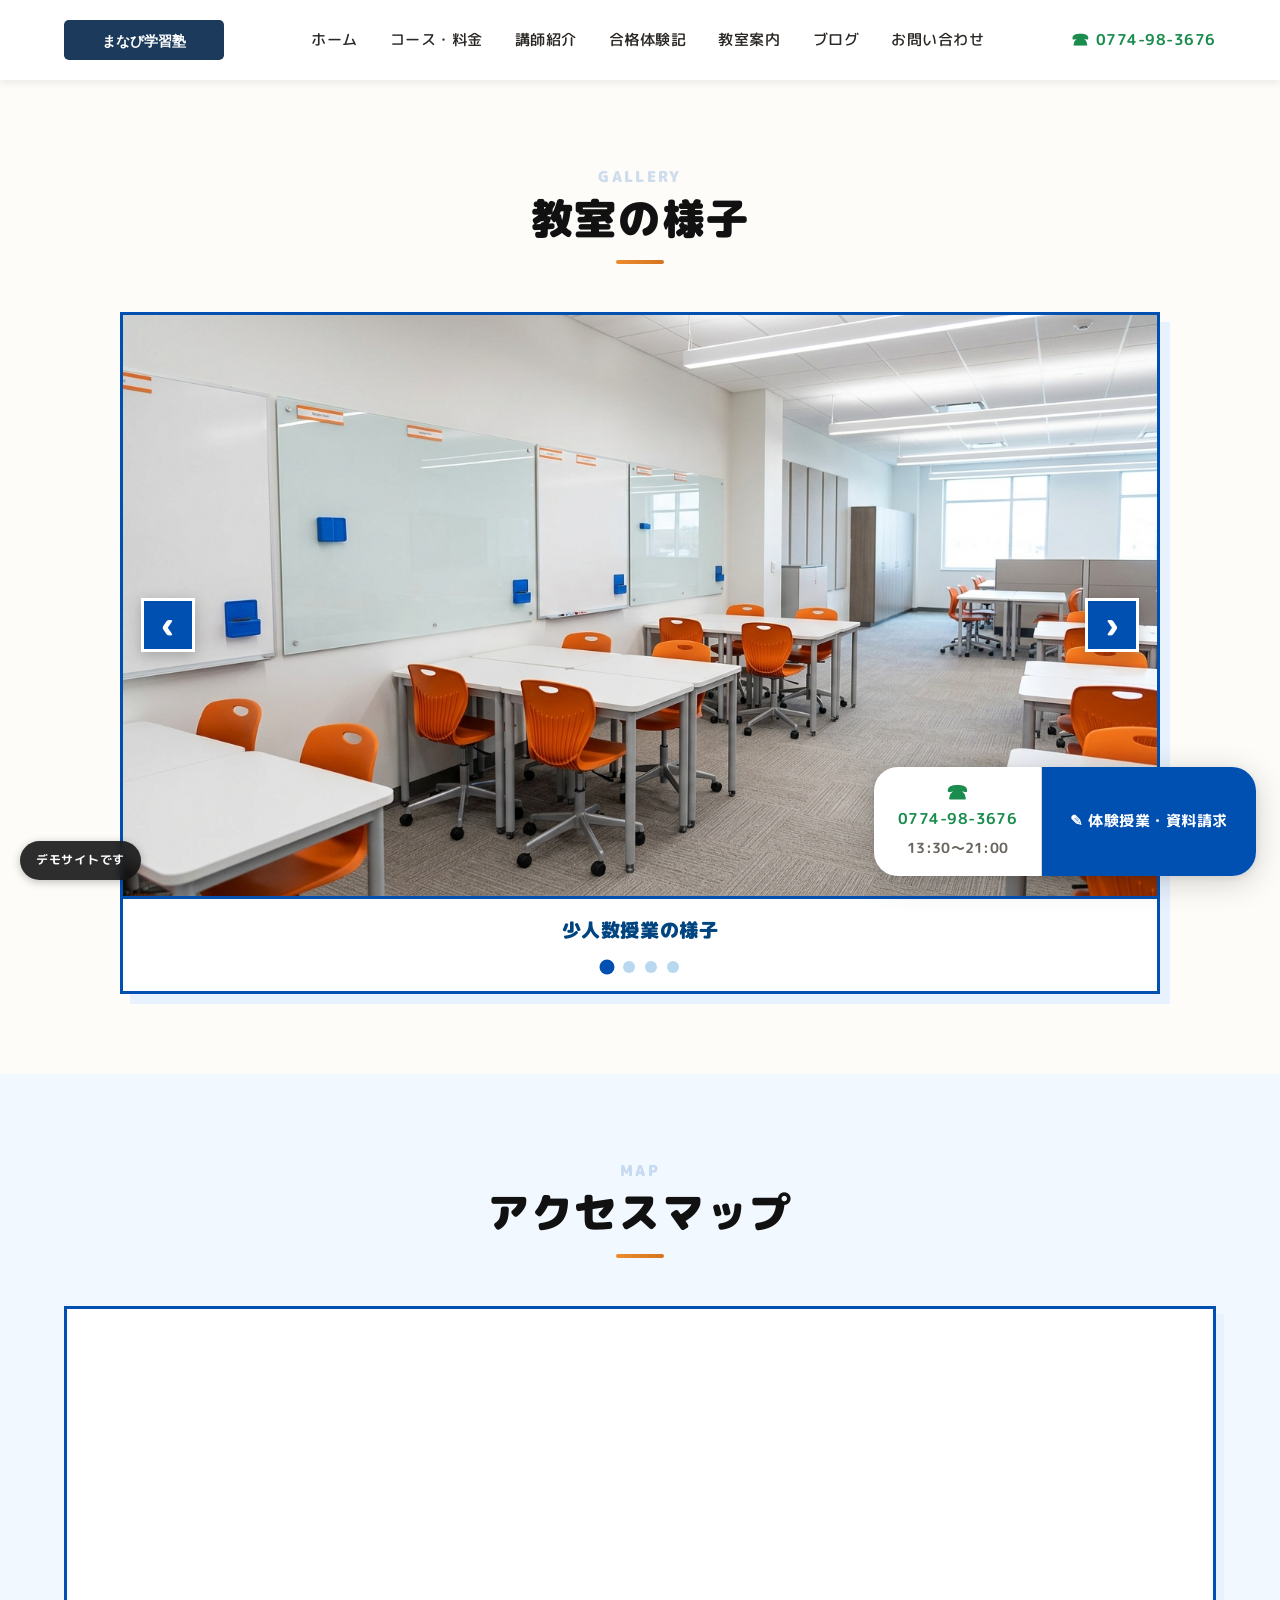
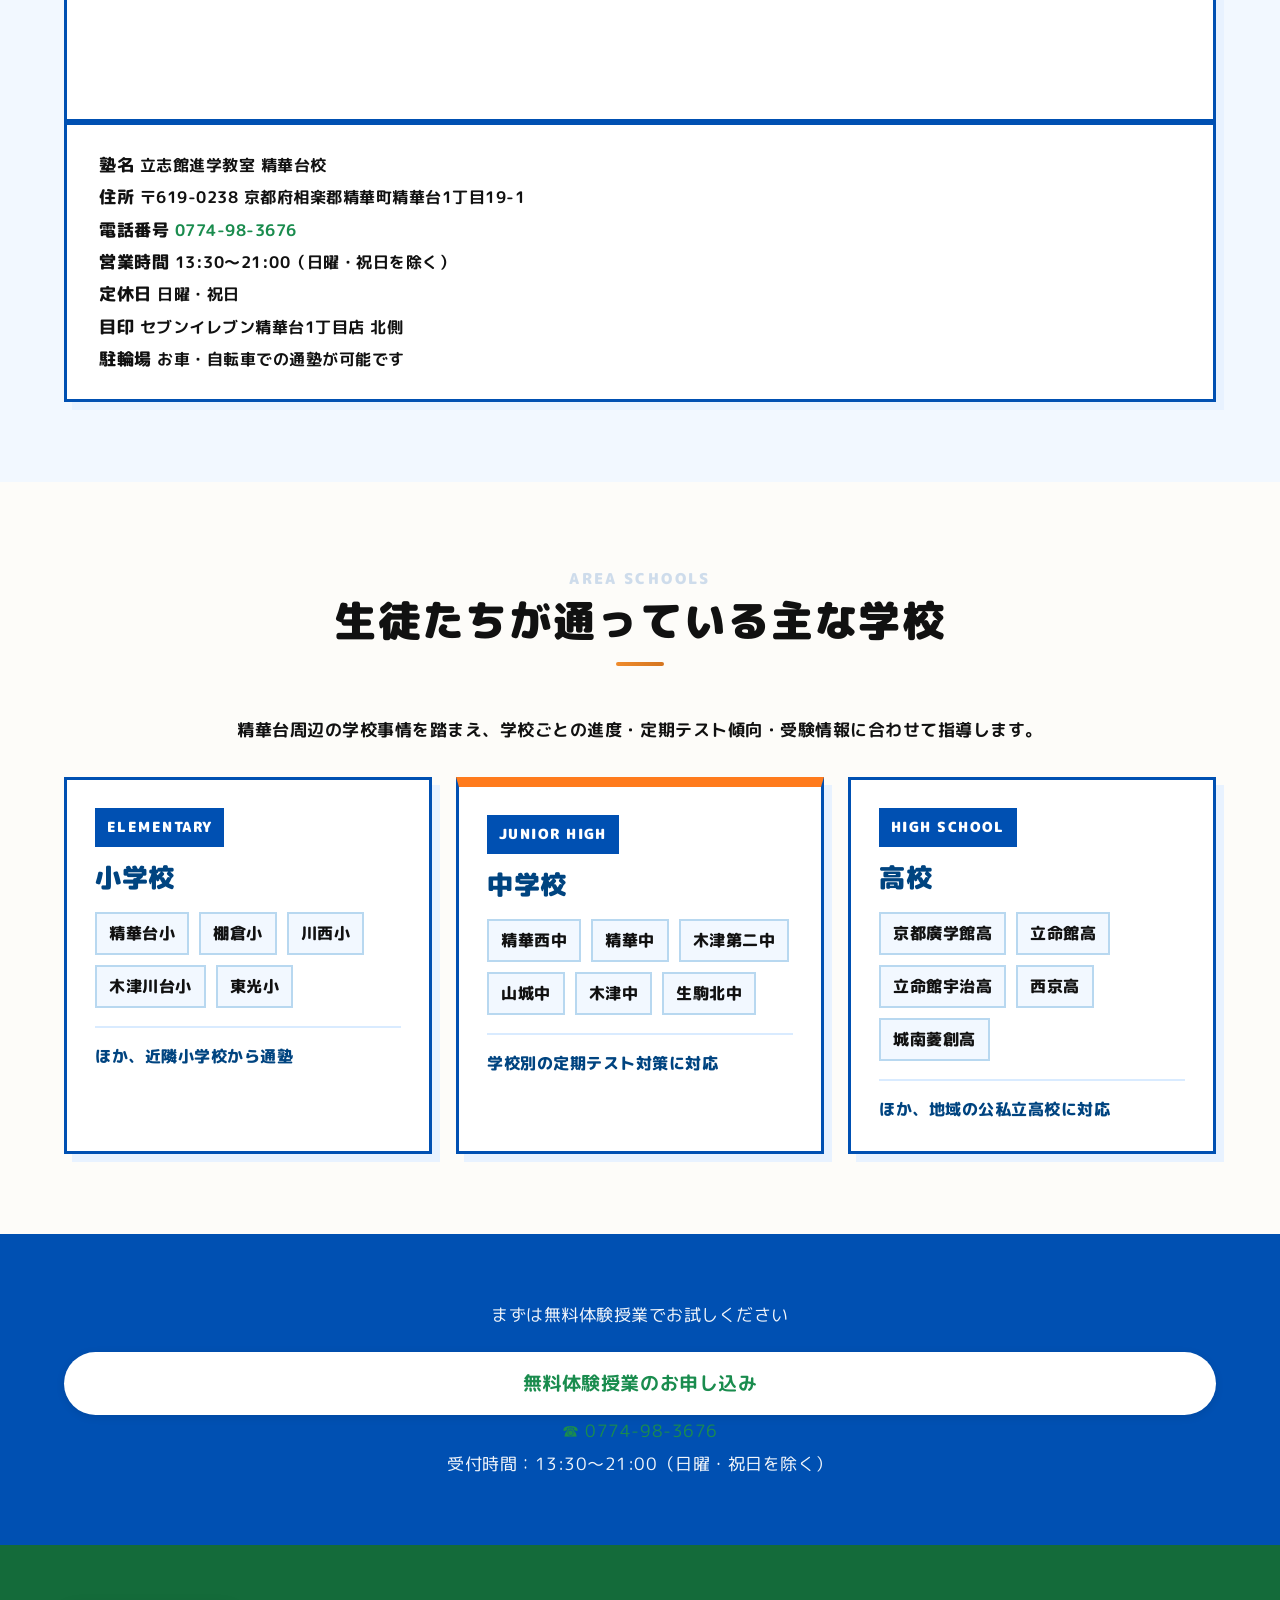
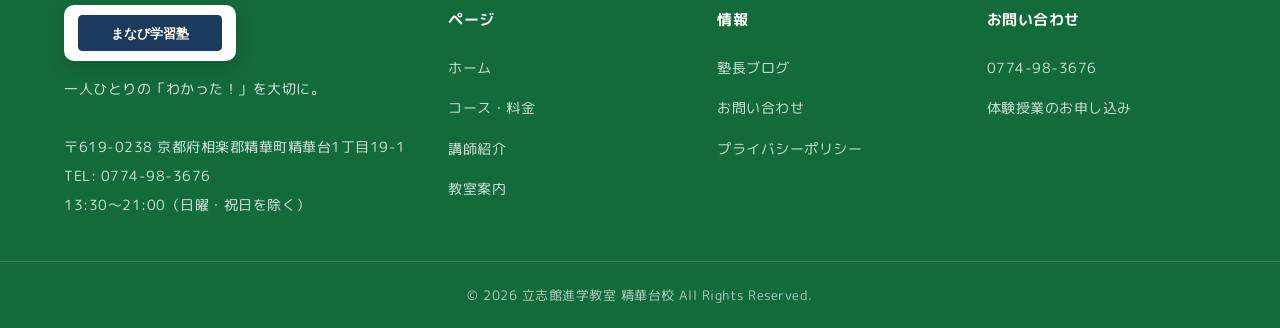
<file: access/index.html>
<!DOCTYPE html>
<html lang="ja">
<head>
  <meta charset="UTF-8">
  <meta name="viewport" content="width=device-width, initial-scale=1.0">
  <!-- ★差替え：title -->
  <title>教室案内・アクセス｜立志館進学教室 精華台校</title>
  <meta name="description" content="立志館進学教室 精華台校の教室案内・アクセス情報。京都府相楽郡精華町精華台1丁目19-1、セブンイレブン精華台1丁目店北側。">
  <!-- OGP -->
  <meta property="og:title" content="教室案内・アクセス｜立志館進学教室 精華台校">
  <meta property="og:description" content="京都府相楽郡精華町精華台1丁目19-1、セブンイレブン精華台1丁目店北側。">
  <meta property="og:type" content="website">
  <meta property="og:url" content="https://y-riss-co.com/access/">
  <meta property="og:image" content="https://y-riss-co.com/images/og-image.jpg">
  <!-- Google Fonts -->
  <link rel="icon" href="../favicon.svg" type="image/svg+xml">
  <link rel="preconnect" href="https://fonts.googleapis.com">
  <link rel="preconnect" href="https://fonts.gstatic.com" crossorigin>
  <link href="https://fonts.googleapis.com/css2?family=Noto+Sans+JP:wght@400;500;700&display=swap" rel="stylesheet">
  <!-- CSS -->
  <link rel="stylesheet" href="../css/reset.css">
  <link rel="stylesheet" href="../css/global.css">
  <link rel="stylesheet" href="../css/components.css">
  <link rel="stylesheet" href="../css/header.css">
  <link rel="stylesheet" href="../css/footer.css">
  <link rel="stylesheet" href="../css/cta-bar.css">
  <link rel="stylesheet" href="../css/pages/access.css">
  <link rel="stylesheet" href="../css/pages/subpage-polish.css?v=20260515-access-info">
  <style>
    .access__map iframe {
      width: 100% !important;
      max-width: 100% !important;
    }

    .footer .footer__logo {
      display: inline-flex !important;
      width: fit-content !important;
      max-width: 100% !important;
      background: #fff !important;
      border-radius: 10px !important;
      padding: 10px 14px !important;
      box-shadow: 0 6px 18px rgba(0, 0, 0, 0.16) !important;
    }

    .footer .footer__logo img {
      height: 36px !important;
      width: auto !important;
      max-width: min(280px, 100%) !important;
      display: block !important;
    }
  </style>
</head>
<body class="has-header has-cta-bar">

  <!-- ヘッダー -->
  <header class="header">
    <div class="header__inner">
      <div class="header__logo">
        <a href="../"><img src="../images/logo.svg" alt="立志館進学教室 精華台校" width="200" height="50"></a>
      </div>
      <nav class="header__nav" aria-label="メインナビゲーション">
        <a href="../" class="header__nav-link">ホーム</a>
        <a href="../courses/" class="header__nav-link">コース・料金</a>
        <a href="../teachers/" class="header__nav-link">講師紹介</a>
        <a href="../success/" class="header__nav-link">合格体験記</a>
        <a href="../access/" class="header__nav-link">教室案内</a>
        <a href="../blog/" class="header__nav-link">ブログ</a>
        <a href="../contact/" class="header__nav-link">お問い合わせ</a>
      </nav>
      <div class="header__actions">
        <a href="tel:0774-98-3676" class="header__phone"><span class="header__phone-icon">&#9742;</span>0774-98-3676</a>
      </div>
      <button class="hamburger" aria-label="メニューを開く" aria-expanded="false">
        <span class="hamburger__line"></span><span class="hamburger__line"></span><span class="hamburger__line"></span>
      </button>
    </div>
  </header>
  <nav class="mobile-menu" aria-label="モバイルナビゲーション">
    <a href="../" class="mobile-menu__link">ホーム</a>
    <a href="../courses/" class="mobile-menu__link">コース・料金</a>
    <a href="../teachers/" class="mobile-menu__link">講師紹介</a>
    <a href="../success/" class="mobile-menu__link">合格体験記</a>
    <a href="../access/" class="mobile-menu__link">教室案内</a>
    <a href="../blog/" class="mobile-menu__link">ブログ</a>
    <a href="../contact/" class="mobile-menu__link">お問い合わせ</a>
    <a href="tel:0774-98-3676" class="mobile-menu__phone"><span>&#9742;</span> 0774-98-3676</a>
    <a href="../contact/" class="btn btn--primary btn--block mobile-menu__cta">体験授業を申し込む</a>
  </nav>

  <main>
    <!-- ページヘッダー -->
    <div class="page-header">
      <div class="container">
        <p class="page-header__breadcrumb"><a href="../">ホーム</a> &gt; 教室案内</p>
        <h1 class="page-header__title">教室案内・アクセス</h1>
      </div>
    </div>

    <!-- 教室写真ギャラリー -->
    <section class="section">
      <div class="container">
        <div class="section-title">
          <span class="section-title__label">Gallery</span>
          <h2 class="section-title__heading">教室の様子</h2>
        </div>

        <!-- ★差替え：教室写真 -->
        <div class="slider classroom-slider" aria-label="教室写真スライダー">
          <div class="slider__track">
            <figure class="slider__slide classroom-slider__slide">
              <img src="../images/classroom-01.jpg" alt="少人数授業の様子" width="1200" height="800" loading="lazy">
              <figcaption>少人数授業の様子</figcaption>
            </figure>
            <figure class="slider__slide classroom-slider__slide">
              <img src="../images/classroom-02.jpg" alt="集中して取り組む演習時間" width="1200" height="800" loading="lazy">
              <figcaption>集中して取り組む演習時間</figcaption>
            </figure>
            <figure class="slider__slide classroom-slider__slide">
              <img src="../images/classroom-03.jpg" alt="教室での学習風景" width="1200" height="800" loading="lazy">
              <figcaption>教室での学習風景</figcaption>
            </figure>
            <figure class="slider__slide classroom-slider__slide">
              <img src="../images/classroom-04.jpg" alt="授業中の教室全景" width="1200" height="800" loading="lazy">
              <figcaption>授業中の教室全景</figcaption>
            </figure>
          </div>
          <button class="slider__prev" type="button" aria-label="前の写真へ">‹</button>
          <button class="slider__next" type="button" aria-label="次の写真へ">›</button>
          <div class="slider__dots" aria-hidden="true"></div>
        </div>
      </div>
    </section>

    <!-- アクセスマップ -->
    <section class="section section--bg">
      <div class="container">
        <div class="section-title">
          <span class="section-title__label">Map</span>
          <h2 class="section-title__heading">アクセスマップ</h2>
        </div>

        <div class="access__inner">
          <!-- ★差替え：Google Maps埋め込みURL -->
          <div class="access__map">
            <iframe
              src="https://www.google.com/maps/embed?pb=!1m18!1m12!1m3!1d3278.1017392875224!2d135.7845305152337!3d34.75302988042107!2m3!1f0!2f0!3f0!3m2!1i1024!2i768!4f13.1!3m3!1m2!1s0x60013d0899c00d21%3A0x338131a420a8ce54!2z56uL5b-X6IiY6YCy5a2m5pWZ5a6kIOWtpueglOeyvuiPr-WPsOagoQ!5e0!3m2!1sja!2sjp!4v1610502779243!5m2!1sja!2sjp"
              width="600"
              height="400"
              style="border:0;"
              allowfullscreen=""
              loading="lazy"
              referrerpolicy="no-referrer-when-downgrade"
              title="立志館進学教室 精華台校 地図">
            </iframe>
          </div>
          <div class="access__info">
            <!-- ★差替え：塾基本情報 -->
            <div class="access__info-item">
              <span class="access__info-label">塾名</span>
              <span class="access__info-value">立志館進学教室 精華台校</span>
            </div>
            <div class="access__info-item">
              <span class="access__info-label">住所</span>
              <span class="access__info-value">〒619-0238 京都府相楽郡精華町精華台1丁目19-1</span>
            </div>
            <div class="access__info-item">
              <span class="access__info-label">電話番号</span>
              <span class="access__info-value"><a href="tel:0774-98-3676">0774-98-3676</a></span>
            </div>
            <div class="access__info-item">
              <span class="access__info-label">営業時間</span>
              <span class="access__info-value">13:30〜21:00（日曜・祝日を除く）</span>
            </div>
            <div class="access__info-item">
              <span class="access__info-label">定休日</span>
              <span class="access__info-value">日曜・祝日</span>
            </div>
            <div class="access__info-item">
              <span class="access__info-label">目印</span>
              <span class="access__info-value">セブンイレブン精華台1丁目店 北側</span>
            </div>
            <div class="access__info-item">
              <span class="access__info-label">駐輪場</span>
              <span class="access__info-value">お車・自転車での通塾が可能です</span>
            </div>
          </div>
        </div>
      </div>
    </section>

    <!-- 通塾エリア -->
    <section class="section">
      <div class="container">
        <div class="section-title">
          <span class="section-title__label">Area Schools</span>
          <h2 class="section-title__heading">生徒たちが通っている主な学校</h2>
        </div>

        <p class="area-schools__lead">精華台周辺の学校事情を踏まえ、学校ごとの進度・定期テスト傾向・受験情報に合わせて指導します。</p>
        <div class="area-schools__grid">
          <article class="area-school-card">
            <span class="area-school-card__label">Elementary</span>
            <h3 class="area-school-card__title">小学校</h3>
            <ul class="area-school-card__list">
              <li>精華台小</li>
              <li>棚倉小</li>
              <li>川西小</li>
              <li>木津川台小</li>
              <li>東光小</li>
            </ul>
            <p class="area-school-card__note">ほか、近隣小学校から通塾</p>
          </article>
          <article class="area-school-card area-school-card--primary">
            <span class="area-school-card__label">Junior High</span>
            <h3 class="area-school-card__title">中学校</h3>
            <ul class="area-school-card__list">
              <li>精華西中</li>
              <li>精華中</li>
              <li>木津第二中</li>
              <li>山城中</li>
              <li>木津中</li>
              <li>生駒北中</li>
            </ul>
            <p class="area-school-card__note">学校別の定期テスト対策に対応</p>
          </article>
          <article class="area-school-card">
            <span class="area-school-card__label">High School</span>
            <h3 class="area-school-card__title">高校</h3>
            <ul class="area-school-card__list">
              <li>京都廣学館高</li>
              <li>立命館高</li>
              <li>立命館宇治高</li>
              <li>西京高</li>
              <li>城南菱創高</li>
            </ul>
            <p class="area-school-card__note">ほか、地域の公私立高校に対応</p>
          </article>
        </div>
      </div>
    </section>

    <!-- CTA -->
    <section class="contact-cta">
      <div class="container">
        <p class="contact-cta__lead">まずは無料体験授業でお試しください</p>
        <div class="contact-cta__columns">
          <div class="contact-cta__column">
            <a href="../contact/" class="btn btn--white btn--lg btn--block">無料体験授業のお申し込み</a>
          </div>
          <div class="contact-cta__column">
            <a href="tel:0774-98-3676" class="contact-cta__phone-number">&#9742; 0774-98-3676</a>
            <p class="contact-cta__phone-time">受付時間：13:30〜21:00（日曜・祝日を除く）</p>
          </div>
        </div>
      </div>
    </section>
  </main>

  <!-- フッター -->
  <footer class="footer">
    <div class="footer__inner">
      <div class="footer__brand">
        <div class="footer__logo"><img src="../images/logo.svg" alt="立志館進学教室 精華台校" width="200" height="50"></div>
        <p class="footer__catchcopy">一人ひとりの「わかった！」を大切に。</p>
        <dl class="footer__info">
          <dt>住所</dt><dd>〒619-0238 京都府相楽郡精華町精華台1丁目19-1</dd>
          <dt>電話番号</dt><dd>TEL: 0774-98-3676</dd>
          <dt>営業時間</dt><dd>13:30〜21:00（日曜・祝日を除く）</dd>
        </dl>
      </div>
      <div>
        <p class="footer__nav-title">ページ</p>
        <ul class="footer__nav-list">
          <li><a href="../">ホーム</a></li><li><a href="../courses/">コース・料金</a></li>
          <li><a href="../teachers/">講師紹介</a></li><li><a href="../access/">教室案内</a></li>
        </ul>
      </div>
      <div>
        <p class="footer__nav-title">情報</p>
        <ul class="footer__nav-list">
          <li><a href="../blog/">塾長ブログ</a></li><li><a href="../contact/">お問い合わせ</a></li>
          <li><a href="#">プライバシーポリシー</a></li>
        </ul>
      </div>
      <div>
        <p class="footer__nav-title">お問い合わせ</p>
        <ul class="footer__nav-list">
          <li><a href="tel:0774-98-3676">0774-98-3676</a></li>
          <li><a href="../contact/">体験授業のお申し込み</a></li>
        </ul>
      </div>
    </div>
    <div class="footer__bottom">
      <p class="footer__copyright">&copy; 2026 立志館進学教室 精華台校 All Rights Reserved.</p>
    </div>
  </footer>

  <div class="cta-bar">
    <div class="cta-bar__inner">
      <a href="tel:0774-98-3676" class="cta-bar__phone">
        <span class="cta-bar__phone-icon">&#9742;</span>
        <span class="cta-bar__phone-number">0774-98-3676</span>
        <span class="cta-bar__phone-time">13:30〜21:00</span>
      </a>
      <a href="../contact/" class="cta-bar__button">&#9998; 体験授業・資料請求</a>
    </div>
  </div>

  <script src="../js/main.js"></script>

<!-- デモバッジ（左下固定） -->
<div class="demo-site-badge">デモサイトです</div>
<style>
  .demo-site-badge {
    position: fixed;
    bottom: 20px;
    left: 20px;
    background: rgba(17,17,17,0.88);
    color: #fff;
    font-size: 0.75rem;
    font-weight: 700;
    padding: 8px 16px;
    border-radius: 100px;
    z-index: 99999;
    letter-spacing: 0.06em;
    pointer-events: none;
    box-shadow: 0 2px 8px rgba(0,0,0,0.25);
    backdrop-filter: blur(4px);
    -webkit-backdrop-filter: blur(4px);
  }
   @media (max-width: 768px) {
    .demo-site-badge {
      bottom: 116px;
      left: 12px;
      font-size: 0.6875rem;
      padding: 7px 12px;
    }
  }
</style>
</body>
</html>
</file>
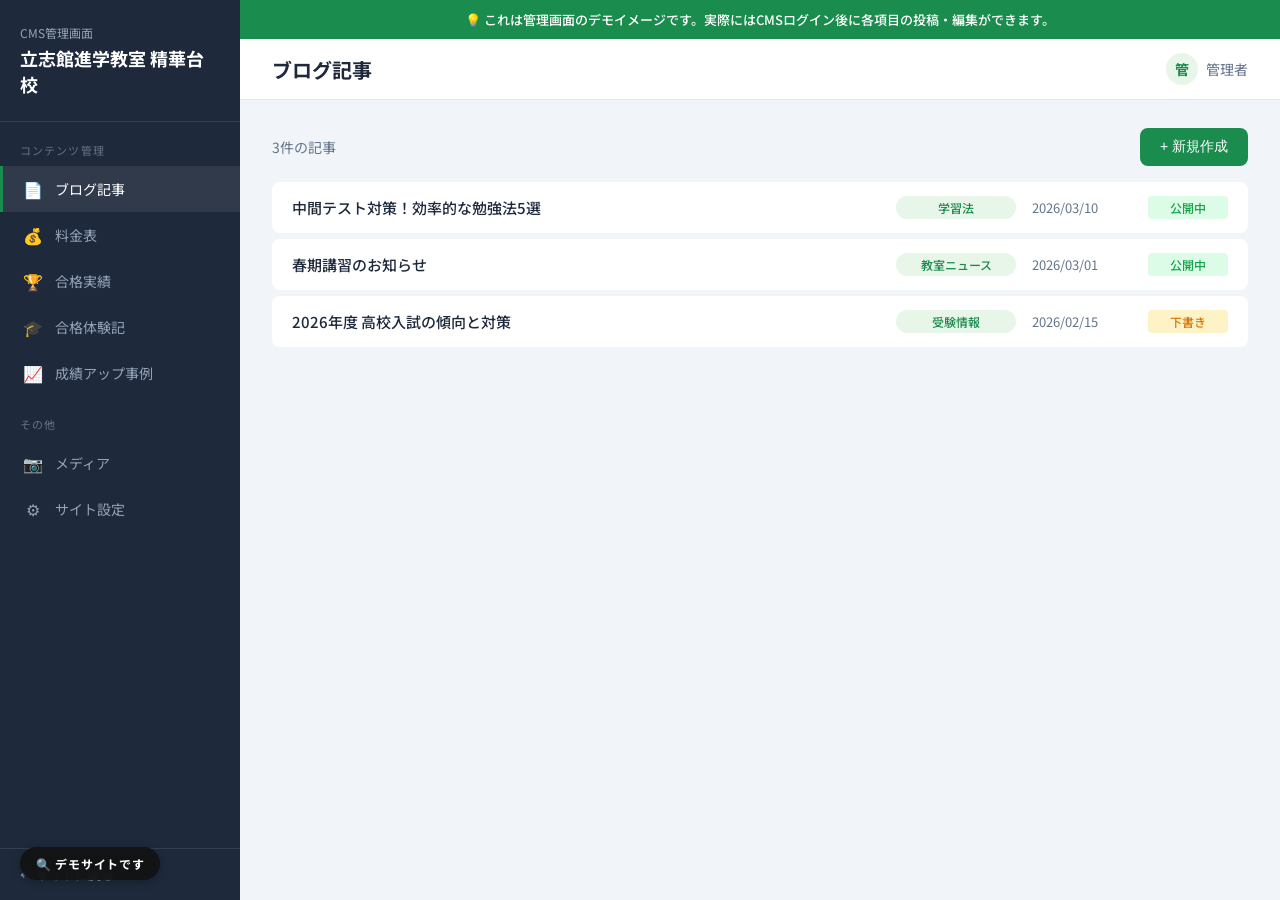
<file: admin/index.html>
<!DOCTYPE html>
<html lang="ja">
<head>
  <meta charset="UTF-8">
  <meta name="viewport" content="width=device-width, initial-scale=1.0">
  <title>管理画面 | 立志館進学教室 精華台校</title>
  <link rel="preconnect" href="https://fonts.googleapis.com">
  <link href="https://fonts.googleapis.com/css2?family=Noto+Sans+JP:wght@400;500;700&display=swap" rel="stylesheet">
  <style>
    *, *::before, *::after { box-sizing: border-box; margin: 0; padding: 0; }
    :root {
      --primary: #1A8C4E;
      --primary-light: #e8f5e9;
      --sidebar-bg: #1e293b;
      --sidebar-text: #94a3b8;
      --sidebar-active: #ffffff;
      --bg: #f1f5f9;
      --white: #ffffff;
      --text: #1e293b;
      --text-light: #64748b;
      --border: #e2e8f0;
      --radius: 8px;
      --danger: #ef4444;
    }
    body { font-family: 'Noto Sans JP', sans-serif; background: var(--bg); color: var(--text); display: flex; min-height: 100vh; }

    /* === Sidebar === */
    .sidebar { width: 240px; background: var(--sidebar-bg); color: var(--sidebar-text); flex-shrink: 0; display: flex; flex-direction: column; }
    .sidebar__logo { padding: 24px 20px; border-bottom: 1px solid rgba(255,255,255,0.1); }
    .sidebar__logo-text { font-size: 0.75rem; color: var(--sidebar-text); margin-bottom: 4px; }
    .sidebar__logo-name { font-size: 1.125rem; font-weight: 700; color: var(--sidebar-active); }
    .sidebar__section-label { font-size: 0.6875rem; color: var(--sidebar-text); padding: 20px 20px 8px; text-transform: uppercase; letter-spacing: 0.1em; opacity: 0.6; }
    .sidebar__nav { flex: 1; }
    .sidebar__item { display: flex; align-items: center; gap: 12px; padding: 11px 20px; font-size: 0.875rem; color: var(--sidebar-text); cursor: pointer; transition: all 0.2s; border-left: 3px solid transparent; }
    .sidebar__item:hover { background: rgba(255,255,255,0.05); color: var(--sidebar-active); }
    .sidebar__item.is-active { color: var(--sidebar-active); background: rgba(255,255,255,0.08); border-left-color: var(--primary); }
    .sidebar__icon { font-size: 1rem; width: 20px; text-align: center; }
    .sidebar__footer { padding: 16px 20px; border-top: 1px solid rgba(255,255,255,0.1); font-size: 0.8125rem; }
    .sidebar__footer a { color: var(--sidebar-text); text-decoration: none; }
    .sidebar__footer a:hover { color: var(--sidebar-active); }

    /* === Main === */
    .main { flex: 1; display: flex; flex-direction: column; min-width: 0; }
    .topbar { background: var(--white); border-bottom: 1px solid var(--border); padding: 14px 32px; display: flex; justify-content: space-between; align-items: center; }
    .topbar__title { font-size: 1.25rem; font-weight: 700; }
    .topbar__user { display: flex; align-items: center; gap: 8px; font-size: 0.875rem; color: var(--text-light); }
    .topbar__avatar { width: 32px; height: 32px; border-radius: 50%; background: var(--primary-light); display: flex; align-items: center; justify-content: center; font-size: 0.875rem; color: var(--primary); font-weight: 700; }
    .content { padding: 28px 32px; flex: 1; overflow-y: auto; }

    /* === Panel (show/hide) === */
    .panel { display: none; }
    .panel.is-active { display: block; }

    /* === Common List === */
    .list-header { display: flex; justify-content: space-between; align-items: center; margin-bottom: 16px; }
    .list-header__count { font-size: 0.875rem; color: var(--text-light); }
    .btn-new { display: inline-flex; align-items: center; gap: 6px; padding: 10px 20px; background: var(--primary); color: var(--white); border: none; border-radius: var(--radius); font-size: 0.875rem; font-weight: 500; cursor: pointer; }
    .btn-new:hover { opacity: 0.85; }

    .post-list { display: flex; flex-direction: column; }
    .post-item { display: grid; grid-template-columns: 1fr 120px 100px 80px; gap: 16px; align-items: center; padding: 14px 20px; background: var(--white); border-radius: var(--radius); cursor: pointer; transition: box-shadow 0.2s; margin-bottom: 6px; }
    .post-item:hover { box-shadow: 0 2px 8px rgba(0,0,0,0.08); }
    .post-item--draggable { grid-template-columns: 32px 1fr 120px 100px 80px; cursor: grab; }
    .post-item--draggable:active { cursor: grabbing; }
    .post-item.is-dragging { opacity: .45; box-shadow: 0 8px 24px rgba(15, 23, 42, .14); }
    .post-item__drag { color: var(--text-light); font-size: 1.125rem; line-height: 1; text-align: center; cursor: grab; user-select: none; }
    .post-item__drag-hint { margin: -6px 0 14px; color: var(--text-light); font-size: .8125rem; }
    .filter-row { display: flex; align-items: center; gap: 12px; margin: -4px 0 14px; padding: 14px 16px; background: var(--white); border: 1px solid var(--border); border-radius: var(--radius); }
    .filter-row__label { color: var(--text-light); font-size: 0.8125rem; font-weight: 700; }
    .filter-row__select { width: 180px; padding: 8px 12px; border: 1px solid var(--border); border-radius: var(--radius); background: var(--white); color: var(--text); font: inherit; font-size: 0.875rem; }
    .filter-row__note { color: var(--text-light); font-size: 0.8125rem; margin-left: auto; }
    .post-item__title { font-weight: 500; font-size: 0.9375rem; }
    .post-item__category { display: inline-block; padding: 3px 10px; background: var(--primary-light); color: var(--primary); font-size: 0.75rem; font-weight: 500; border-radius: 20px; text-align: center; }
    .post-item__date { font-size: 0.8125rem; color: var(--text-light); }
    .post-item__status { font-size: 0.75rem; padding: 3px 8px; border-radius: 4px; text-align: center; font-weight: 500; }
    .post-item__status--published { background: #dcfce7; color: #16a34a; }
    .post-item__status--draft { background: #fef3c7; color: #d97706; }

    /* === Edit Form === */
    .edit-view { display: none; }
    .edit-view.is-active { display: block; }
    .list-view.is-hidden { display: none; }
    .edit-header { display: flex; justify-content: space-between; align-items: center; margin-bottom: 20px; }
    .edit-header__back { display: inline-flex; align-items: center; gap: 6px; background: none; border: none; color: var(--text-light); font-size: 0.875rem; cursor: pointer; }
    .edit-header__back:hover { color: var(--text); }
    .edit-header__actions { display: flex; gap: 8px; }
    .btn-save { padding: 10px 24px; background: var(--primary); color: var(--white); border: none; border-radius: var(--radius); font-size: 0.875rem; font-weight: 500; cursor: pointer; }
    .btn-save:hover { opacity: 0.85; }
    .btn-draft { padding: 10px 24px; background: var(--white); color: var(--text); border: 1px solid var(--border); border-radius: var(--radius); font-size: 0.875rem; cursor: pointer; }
    .edit-form { background: var(--white); border-radius: var(--radius); padding: 28px; }
    .form-group { margin-bottom: 20px; }
    .form-label { display: block; font-size: 0.8125rem; font-weight: 500; color: var(--text-light); margin-bottom: 6px; letter-spacing: 0.03em; }
    .form-input { width: 100%; padding: 10px 14px; border: 1px solid var(--border); border-radius: var(--radius); font-size: 0.9375rem; font-family: inherit; }
    .form-input:focus { outline: none; border-color: var(--primary); }
    .form-select { width: 200px; padding: 10px 14px; border: 1px solid var(--border); border-radius: var(--radius); font-size: 0.9375rem; font-family: inherit; background: var(--white); }
    .form-textarea { width: 100%; min-height: 200px; padding: 14px; border: 1px solid var(--border); border-radius: var(--radius); font-size: 0.9375rem; font-family: 'SFMono-Regular', Consolas, monospace; line-height: 1.8; resize: vertical; }
    .form-textarea:focus { outline: none; border-color: var(--primary); }
    .editor-toolbar { display: flex; gap: 4px; padding: 8px 12px; background: #f8fafc; border: 1px solid var(--border); border-bottom: none; border-radius: var(--radius) var(--radius) 0 0; }
    .editor-toolbar + .form-textarea { border-radius: 0 0 var(--radius) var(--radius); }
    .toolbar-btn { width: 32px; height: 32px; display: flex; align-items: center; justify-content: center; background: none; border: 1px solid transparent; border-radius: 4px; cursor: pointer; font-size: 0.875rem; color: var(--text-light); }
    .toolbar-btn:hover { background: var(--white); border-color: var(--border); color: var(--text); }
    .toolbar-sep { width: 1px; background: var(--border); margin: 4px 8px; }
    .form-image-upload { border: 2px dashed var(--border); border-radius: var(--radius); padding: 24px; text-align: center; color: var(--text-light); font-size: 0.875rem; cursor: pointer; }
    .form-image-upload:hover { border-color: var(--primary); }
    .form-image-upload__icon { font-size: 1.5rem; margin-bottom: 4px; }

    /* === Table Edit (料金・合格実績) === */
    .editable-table { width: 100%; border-collapse: collapse; background: var(--white); border-radius: var(--radius); overflow: hidden; }
    .editable-table th, .editable-table td { padding: 12px 16px; border: 1px solid var(--border); text-align: left; font-size: 0.875rem; }
    .editable-table thead th { background: #f8fafc; font-weight: 600; font-size: 0.8125rem; color: var(--text-light); }
    .editable-table input { width: 100%; border: none; font-size: 0.875rem; font-family: inherit; background: transparent; padding: 2px 0; }
    .editable-table input:focus { outline: none; background: var(--primary-light); border-radius: 3px; padding: 2px 4px; }
    .btn-add-row { display: inline-flex; align-items: center; gap: 4px; margin-top: 12px; padding: 8px 16px; background: var(--white); border: 1px dashed var(--border); border-radius: var(--radius); font-size: 0.8125rem; color: var(--text-light); cursor: pointer; }
    .btn-add-row:hover { border-color: var(--primary); color: var(--primary); }
    .btn-delete-row { background: none; border: none; color: var(--text-light); cursor: pointer; font-size: 1rem; padding: 2px 6px; }
    .btn-delete-row:hover { color: var(--danger); }

    /* === Score Card Grid === */
    .score-grid { display: grid; grid-template-columns: repeat(auto-fill, minmax(280px, 1fr)); gap: 12px; }
    .score-edit-card { background: var(--white); border: 1px solid var(--border); border-radius: var(--radius); padding: 16px; }
    .score-edit-card__row { display: flex; gap: 12px; margin-bottom: 8px; align-items: center; }
    .score-edit-card__row:last-child { margin-bottom: 0; }
    .score-edit-card label { font-size: 0.75rem; color: var(--text-light); min-width: 50px; }
    .score-edit-card input { flex: 1; padding: 6px 10px; border: 1px solid var(--border); border-radius: 4px; font-size: 0.875rem; font-family: inherit; }
    .score-edit-card input:focus { outline: none; border-color: var(--primary); }
    .score-edit-card select { padding: 6px 10px; border: 1px solid var(--border); border-radius: 4px; font-size: 0.875rem; }

    /* === Demo Banner === */
    .demo-banner { background: var(--primary); color: var(--white); text-align: center; padding: 10px 16px; font-size: 0.8125rem; font-weight: 500; }

    /* === Responsive === */
    @media (max-width: 768px) {
      .sidebar { display: none; }
      .post-item { grid-template-columns: 1fr; gap: 6px; }
      .post-item--draggable { grid-template-columns: 28px 1fr; }
      .filter-row { align-items: stretch; flex-direction: column; gap: 8px; }
      .filter-row__select { width: 100%; }
      .filter-row__note { margin-left: 0; }
      .content { padding: 20px 16px; }
      .score-grid { grid-template-columns: 1fr; }
    }
  </style>
</head>
<body>

  <!-- Sidebar -->
  <aside class="sidebar">
    <div class="sidebar__logo">
      <p class="sidebar__logo-text">CMS管理画面</p>
      <p class="sidebar__logo-name">立志館進学教室 精華台校</p>
    </div>
    <nav class="sidebar__nav">
      <div class="sidebar__section-label">コンテンツ管理</div>
      <div class="sidebar__item is-active" onclick="switchPanel('blog', this)">
        <span class="sidebar__icon">&#128196;</span> ブログ記事
      </div>
      <div class="sidebar__item" onclick="switchPanel('price', this)">
        <span class="sidebar__icon">&#128176;</span> 料金表
      </div>
      <div class="sidebar__item" onclick="switchPanel('results', this)">
        <span class="sidebar__icon">&#127942;</span> 合格実績
      </div>
      <div class="sidebar__item" onclick="switchPanel('success', this)">
        <span class="sidebar__icon">&#127891;</span> 合格体験記
      </div>
      <div class="sidebar__item" onclick="switchPanel('scores', this)">
        <span class="sidebar__icon">&#128200;</span> 成績アップ事例
      </div>
      <div class="sidebar__section-label">その他</div>
      <div class="sidebar__item" onclick="switchPanel('media', this)">
        <span class="sidebar__icon">&#128247;</span> メディア
      </div>
      <div class="sidebar__item" onclick="switchPanel('settings', this)">
        <span class="sidebar__icon">&#9881;</span> サイト設定
      </div>
    </nav>
    <div class="sidebar__footer">
      <a href="../">&#8592; サイトに戻る</a>
    </div>
  </aside>

  <!-- Main -->
  <div class="main">
    <div class="demo-banner">&#128161; これは管理画面のデモイメージです。実際にはCMSログイン後に各項目の投稿・編集ができます。</div>
    <div class="topbar">
      <h1 class="topbar__title" id="topbarTitle">ブログ記事</h1>
      <div class="topbar__user"><div class="topbar__avatar">管</div> 管理者</div>
    </div>

    <div class="content">

      <!-- ===== 1. ブログ記事 ===== -->
      <div class="panel is-active" id="panel-blog">
        <div class="list-view" id="blogList">
          <div class="list-header">
            <span class="list-header__count">3件の記事</span>
            <button class="btn-new" onclick="showBlogEdit()">&#43; 新規作成</button>
          </div>
          <div class="post-list">
            <div class="post-item" onclick="showBlogEdit()">
              <span class="post-item__title">中間テスト対策！効率的な勉強法5選</span>
              <span class="post-item__category">学習法</span>
              <span class="post-item__date">2026/03/10</span>
              <span class="post-item__status post-item__status--published">公開中</span>
            </div>
            <div class="post-item" onclick="showBlogEdit()">
              <span class="post-item__title">春期講習のお知らせ</span>
              <span class="post-item__category">教室ニュース</span>
              <span class="post-item__date">2026/03/01</span>
              <span class="post-item__status post-item__status--published">公開中</span>
            </div>
            <div class="post-item" onclick="showBlogEdit()">
              <span class="post-item__title">2026年度 高校入試の傾向と対策</span>
              <span class="post-item__category">受験情報</span>
              <span class="post-item__date">2026/02/15</span>
              <span class="post-item__status post-item__status--draft">下書き</span>
            </div>
          </div>
        </div>
        <div class="edit-view" id="blogEdit">
          <div class="edit-header">
            <button class="edit-header__back" onclick="hideBlogEdit()">&#8592; 記事一覧に戻る</button>
            <div class="edit-header__actions">
              <button class="btn-draft">下書き保存</button>
              <button class="btn-save">公開する</button>
            </div>
          </div>
          <div class="edit-form">
            <div class="form-group">
              <label class="form-label">タイトル</label>
              <input type="text" class="form-input" value="中間テスト対策！効率的な勉強法5選" />
            </div>
            <div class="form-group" style="display:flex; gap:24px; flex-wrap:wrap;">
              <div><label class="form-label">カテゴリ</label><select class="form-select"><option selected>学習法</option><option>教室ニュース</option><option>受験情報</option><option>イベント</option></select></div>
              <div><label class="form-label">公開日</label><input type="date" class="form-select" value="2026-03-10" /></div>
            </div>
            <div class="form-group">
              <label class="form-label">アイキャッチ画像</label>
              <div class="form-image-upload"><div class="form-image-upload__icon">&#128247;</div>画像をドラッグ＆ドロップ、またはクリックしてアップロード</div>
            </div>
            <div class="form-group">
              <label class="form-label">本文（マークダウン）</label>
              <div class="editor-toolbar">
                <button class="toolbar-btn" title="太字"><b>B</b></button>
                <button class="toolbar-btn" title="斜体"><i>I</i></button>
                <button class="toolbar-btn" title="リンク">&#128279;</button>
                <div class="toolbar-sep"></div>
                <button class="toolbar-btn" title="見出し">H</button>
                <button class="toolbar-btn" title="リスト">&#9776;</button>
                <button class="toolbar-btn" title="画像">&#128247;</button>
              </div>
              <textarea class="form-textarea">## 中間テスト対策のポイント

中間テストまであと2週間。効率的な勉強法で点数アップを目指しましょう！

### 1. 計画を立てる
まずはテスト範囲を確認し、科目ごとの学習計画を立てましょう。

### 2. 教科書の音読
教科書を声に出して読むことで、記憶の定着率が大幅にアップします。

### 3. 問題集を繰り返す
同じ問題集を3回繰り返すことが、最も効果的な勉強法です。</textarea>
            </div>
          </div>
        </div>
      </div>

      <!-- ===== 2. 料金表 ===== -->
      <div class="panel" id="panel-price">
        <div class="list-header">
          <span class="list-header__count">コース別料金表</span>
          <button class="btn-save">変更を保存</button>
        </div>
        <table class="editable-table">
          <thead>
            <tr><th>学年</th><th>週1回（月4回）</th><th>週2回（月8回）</th><th>週3回（月12回）</th><th></th></tr>
          </thead>
          <tbody>
            <tr><td><input value="小学4〜6年" /></td><td><input value="5,500円" /></td><td><input value="9,000円" /></td><td><input value="12,000円" /></td><td><button class="btn-delete-row">&#10005;</button></td></tr>
            <tr><td><input value="中学1年" /></td><td><input value="—" /></td><td><input value="19,000円" /></td><td><input value="26,000円" /></td><td><button class="btn-delete-row">&#10005;</button></td></tr>
            <tr><td><input value="中学2年" /></td><td><input value="—" /></td><td><input value="19,000円" /></td><td><input value="26,000円" /></td><td><button class="btn-delete-row">&#10005;</button></td></tr>
            <tr><td><input value="中学3年" /></td><td><input value="—" /></td><td><input value="22,000円" /></td><td><input value="28,000円" /></td><td><button class="btn-delete-row">&#10005;</button></td></tr>
            <tr><td><input value="高校生" /></td><td><input value="—" /></td><td><input value="25,000円" /></td><td><input value="30,000円" /></td><td><button class="btn-delete-row">&#10005;</button></td></tr>
          </tbody>
        </table>
        <button class="btn-add-row">&#43; 行を追加</button>

        <div style="margin-top:32px;">
          <div class="form-group">
            <label class="form-label">料金の注記</label>
            <textarea class="form-textarea" style="min-height:120px;">※1コマ：100分（小学生は50分）
※入会金：22,000円（税込）
※システム管理費：2,970円/月
※教材費は別途
※金額はすべて税込です</textarea>
          </div>
        </div>
      </div>

      <!-- ===== 3. 合格実績 ===== -->
      <div class="panel" id="panel-results">
        <div class="list-header">
          <span class="list-header__count">合格実績の管理</span>
          <button class="btn-save">変更を保存</button>
        </div>
        <div class="edit-form">
          <div class="form-group">
            <label class="form-label">リード文</label>
            <input type="text" class="form-input" value="中学受験・高校受験ともに、第一志望校合格へ向けて一人ひとりの弱点と目標に合わせた指導を行っています。" />
          </div>
          <div class="form-group">
            <label class="form-label">私立中</label>
            <textarea class="form-textarea" style="min-height:80px;">帝塚山中
京都女子中</textarea>
          </div>
          <div class="form-group">
            <label class="form-label">国公立高</label>
            <textarea class="form-textarea" style="min-height:80px;">奈良高専</textarea>
          </div>
          <div class="form-group">
            <label class="form-label">私立高</label>
            <textarea class="form-textarea" style="min-height:120px;">京都聖母学院高
龍谷大学付属平安高
京都橘高
奈良大学附属高
東山高
育英西高
立命館宇治高
奈良育英高
近大高専</textarea>
          </div>
        </div>
      </div>

      <!-- ===== 4. 合格体験記 ===== -->
      <div class="panel" id="panel-success">
        <div class="list-view" id="successList">
          <div class="list-header">
            <span class="list-header__count" id="successCount">95件の体験記</span>
            <button class="btn-new" onclick="showSuccessEdit()">&#43; 体験記を追加</button>
          </div>
          <div class="filter-row">
            <span class="filter-row__label">年度で絞り込み</span>
            <select class="filter-row__select" id="successYearFilter" aria-label="合格体験記の年度で絞り込み">
              <option value="all">すべての年度</option>
              <option value="2030">2030年度</option>
              <option value="2029">2029年度</option>
              <option value="2028">2028年度</option>
              <option value="2027">2027年度</option>
              <option value="2026">2026年度</option>
              <option value="2025">2025年度</option>
              <option value="2024">2024年度</option>
              <option value="2023">2023年度</option>
              <option value="2022">2022年度</option>
              <option value="2021">2021年度</option>
              <option value="2020">2020年度</option>
            </select>
            <span class="filter-row__note">選択した年度の体験記だけを表示します</span>
          </div>
          <p class="post-item__drag-hint">表示順は、左のハンドルをドラッグして入れ替えできます。</p>
          <div class="post-list" id="successSortableList">
            <div class="post-item post-item--draggable" data-year="2026" draggable="true" onclick="showSuccessEdit()">
              <span class="post-item__drag" aria-hidden="true">☰</span>
              <span class="post-item__title">「第一志望校に合格しました」</span>
              <span class="post-item__category">中学受験</span>
              <span class="post-item__date">2026年度</span>
              <span class="post-item__status post-item__status--published">公開中</span>
            </div>
            <div class="post-item post-item--draggable" data-year="2025" draggable="true" onclick="showSuccessEdit()">
              <span class="post-item__drag" aria-hidden="true">☰</span>
              <span class="post-item__title">「毎日の積み重ね」</span>
              <span class="post-item__category">高校受験</span>
              <span class="post-item__date">2025年度</span>
              <span class="post-item__status post-item__status--published">公開中</span>
            </div>
            <div class="post-item post-item--draggable" data-year="2024" draggable="true" onclick="showSuccessEdit()">
              <span class="post-item__drag" aria-hidden="true">☰</span>
              <span class="post-item__title">「先生方のおかげで」</span>
              <span class="post-item__category">高校受験</span>
              <span class="post-item__date">2024年度</span>
              <span class="post-item__status post-item__status--published">公開中</span>
            </div>
          </div>
        </div>
        <div class="edit-view" id="successEdit">
          <div class="edit-header">
            <button class="edit-header__back" onclick="hideSuccessEdit()">&#8592; 体験記一覧に戻る</button>
            <div class="edit-header__actions">
              <button class="btn-draft">非公開で保存</button>
              <button class="btn-save">公開する</button>
            </div>
          </div>
          <div class="edit-form">
            <div class="form-group" style="display:flex; gap:24px; flex-wrap:wrap;">
              <div>
                <label class="form-label">年度</label>
                <select class="form-select">
                  <option selected>2026年度</option>
                  <option>2027年度</option>
                  <option>2028年度</option>
                  <option>2029年度</option>
                  <option>2030年度</option>
                  <option>2025年度</option>
                  <option>2024年度</option>
                  <option>2023年度</option>
                  <option>2022年度</option>
                  <option>2021年度</option>
                  <option>2020年度</option>
                </select>
              </div>
              <div>
                <label class="form-label">受験区分</label>
                <select class="form-select">
                  <option selected>中学受験・中高一貫校</option>
                  <option>高校受験</option>
                </select>
              </div>
            </div>
            <div class="form-group">
              <label class="form-label">合格校</label>
              <input type="text" class="form-input" value="立命館宇治中／平安女学院中" />
            </div>
            <div class="form-group">
              <label class="form-label">氏名・イニシャル</label>
              <input type="text" class="form-input" value="A.K.さん" />
            </div>
            <div class="form-group">
              <label class="form-label">タイトル</label>
              <input type="text" class="form-input" value="第一志望校に合格しました" />
            </div>
            <div class="form-group">
              <label class="form-label">本文（マークダウン）</label>
              <div class="editor-toolbar">
                <button class="toolbar-btn" title="太字"><b>B</b></button>
                <button class="toolbar-btn" title="リンク">&#128279;</button>
                <div class="toolbar-sep"></div>
                <button class="toolbar-btn" title="見出し">H</button>
                <button class="toolbar-btn" title="リスト">&#9776;</button>
              </div>
              <textarea class="form-textarea">受験勉強を通して、毎日少しずつ積み重ねることの大切さを学びました。

**先生方が一人ひとりの状況を見て声をかけてくれたことが、最後まで頑張る力になりました。**

中学校でもこの経験を活かして頑張りたいです。</textarea>
            </div>
          </div>
        </div>
      </div>

      <!-- ===== 5. 成績アップ事例 ===== -->
      <div class="panel" id="panel-scores">
        <div class="list-header">
          <span class="list-header__count">6件の事例</span>
          <div style="display:flex; gap:8px;">
            <button class="btn-new">&#43; 事例を追加</button>
            <button class="btn-save">変更を保存</button>
          </div>
        </div>
        <div class="score-grid">
          <div class="score-edit-card">
            <div class="score-edit-card__row"><label>生徒</label><input value="A中2年" /></div>
            <div class="score-edit-card__row"><label>科目</label><select><option selected>5教科</option><option>英語</option><option>数学</option><option>国語</option><option>理科</option><option>社会</option></select></div>
            <div class="score-edit-card__row"><label>UP点</label><input value="62" style="width:80px;" /><span style="font-size:0.875rem;color:var(--text-light);">点UP</span></div>
          </div>
          <div class="score-edit-card">
            <div class="score-edit-card__row"><label>生徒</label><input value="B中3年" /></div>
            <div class="score-edit-card__row"><label>科目</label><select><option>5教科</option><option selected>英語</option><option>数学</option><option>国語</option><option>理科</option><option>社会</option></select></div>
            <div class="score-edit-card__row"><label>UP点</label><input value="35" style="width:80px;" /><span style="font-size:0.875rem;color:var(--text-light);">点UP</span></div>
          </div>
          <div class="score-edit-card">
            <div class="score-edit-card__row"><label>生徒</label><input value="C中1年" /></div>
            <div class="score-edit-card__row"><label>科目</label><select><option>5教科</option><option>英語</option><option selected>数学</option><option>国語</option><option>理科</option><option>社会</option></select></div>
            <div class="score-edit-card__row"><label>UP点</label><input value="28" style="width:80px;" /><span style="font-size:0.875rem;color:var(--text-light);">点UP</span></div>
          </div>
          <div class="score-edit-card">
            <div class="score-edit-card__row"><label>生徒</label><input value="A中2年" /></div>
            <div class="score-edit-card__row"><label>科目</label><select><option>5教科</option><option>英語</option><option>数学</option><option selected>国語</option><option>理科</option><option>社会</option></select></div>
            <div class="score-edit-card__row"><label>UP点</label><input value="22" style="width:80px;" /><span style="font-size:0.875rem;color:var(--text-light);">点UP</span></div>
          </div>
          <div class="score-edit-card">
            <div class="score-edit-card__row"><label>生徒</label><input value="B中3年" /></div>
            <div class="score-edit-card__row"><label>科目</label><select><option>5教科</option><option>英語</option><option>数学</option><option>国語</option><option selected>理科</option><option>社会</option></select></div>
            <div class="score-edit-card__row"><label>UP点</label><input value="31" style="width:80px;" /><span style="font-size:0.875rem;color:var(--text-light);">点UP</span></div>
          </div>
          <div class="score-edit-card">
            <div class="score-edit-card__row"><label>生徒</label><input value="C中2年" /></div>
            <div class="score-edit-card__row"><label>科目</label><select><option>5教科</option><option>英語</option><option>数学</option><option>国語</option><option>理科</option><option selected>社会</option></select></div>
            <div class="score-edit-card__row"><label>UP点</label><input value="19" style="width:80px;" /><span style="font-size:0.875rem;color:var(--text-light);">点UP</span></div>
          </div>
        </div>
      </div>

      <!-- ===== 6. メディア ===== -->
      <div class="panel" id="panel-media">
        <div class="list-header">
          <span class="list-header__count">アップロード済み画像</span>
          <button class="btn-new">&#43; アップロード</button>
        </div>
        <div style="display:grid; grid-template-columns: repeat(auto-fill, minmax(150px,1fr)); gap:12px;">
          <div style="aspect-ratio:1; background: var(--border); border-radius:var(--radius); display:flex; align-items:center; justify-content:center; color:var(--text-light); font-size:0.8125rem;">hero-main.jpg</div>
          <div style="aspect-ratio:1; background: var(--border); border-radius:var(--radius); display:flex; align-items:center; justify-content:center; color:var(--text-light); font-size:0.8125rem;">classroom-01.jpg</div>
          <div style="aspect-ratio:1; background: var(--border); border-radius:var(--radius); display:flex; align-items:center; justify-content:center; color:var(--text-light); font-size:0.8125rem;">classroom-02.jpg</div>
          <div style="aspect-ratio:1; background: var(--border); border-radius:var(--radius); display:flex; align-items:center; justify-content:center; color:var(--text-light); font-size:0.8125rem;">teacher-01.jpg</div>
          <div style="aspect-ratio:1; background: var(--border); border-radius:var(--radius); display:flex; align-items:center; justify-content:center; color:var(--text-light); font-size:0.8125rem;">blog-thumb-01.jpg</div>
        </div>
      </div>

      <!-- ===== 7. サイト設定 ===== -->
      <div class="panel" id="panel-settings">
        <div class="list-header">
          <span class="list-header__count">基本設定</span>
          <button class="btn-save">変更を保存</button>
        </div>
        <div class="edit-form">
          <div class="form-group"><label class="form-label">塾名</label><input type="text" class="form-input" value="立志館進学教室 精華台校" /></div>
          <div class="form-group"><label class="form-label">キャッチコピー</label><input type="text" class="form-input" value="一人ひとりの「わかった！」を大切に。" /></div>
          <div class="form-group"><label class="form-label">電話番号</label><input type="text" class="form-input" value="0774-98-3676" /></div>
          <div class="form-group"><label class="form-label">住所</label><input type="text" class="form-input" value="〒619-0238 京都府相楽郡精華町精華台1丁目19-1〜4" /></div>
          <div class="form-group" style="display:flex; gap:24px; flex-wrap:wrap;">
            <div style="flex:1; min-width:200px;"><label class="form-label">営業時間</label><input type="text" class="form-input" value="13:30〜21:00（日曜・祝日を除く）" /></div>
            <div style="flex:1; min-width:200px;"><label class="form-label">定休日</label><input type="text" class="form-input" value="日曜・祝日" /></div>
          </div>
        </div>
      </div>

    </div>
  </div>

  <script>
    function switchPanel(name, el) {
      document.querySelectorAll('.panel').forEach(p => p.classList.remove('is-active'));
      document.getElementById('panel-' + name).classList.add('is-active');
      document.querySelectorAll('.sidebar__item').forEach(i => i.classList.remove('is-active'));
      el.classList.add('is-active');
      const titles = { blog:'ブログ記事', price:'料金表', results:'合格実績', success:'合格体験記', scores:'成績アップ事例', media:'メディア', settings:'サイト設定' };
      document.getElementById('topbarTitle').textContent = titles[name] || name;
      hideBlogEdit();
      hideSuccessEdit();
    }
    function showBlogEdit() {
      document.getElementById('blogList').classList.add('is-hidden');
      document.getElementById('blogEdit').classList.add('is-active');
    }
    function hideBlogEdit() {
      document.getElementById('blogList').classList.remove('is-hidden');
      document.getElementById('blogEdit').classList.remove('is-active');
    }
    function showSuccessEdit() {
      document.getElementById('successList').classList.add('is-hidden');
      document.getElementById('successEdit').classList.add('is-active');
    }
    function hideSuccessEdit() {
      document.getElementById('successList').classList.remove('is-hidden');
      document.getElementById('successEdit').classList.remove('is-active');
    }

    function initSuccessYearFilter() {
      const filter = document.getElementById('successYearFilter');
      const list = document.getElementById('successSortableList');
      const count = document.getElementById('successCount');
      if (!filter || !list || !count) return;

      const items = [...list.querySelectorAll('.post-item--draggable')];
      const totalText = '95件の体験記';

      const apply = () => {
        const year = filter.value;
        let visible = 0;

        items.forEach((item) => {
          const show = year === 'all' || item.dataset.year === year;
          item.style.display = show ? '' : 'none';
          if (show) visible += 1;
        });

        count.textContent = year === 'all'
          ? totalText
          : `${year}年度：${visible}件の体験記`;
      };

      filter.addEventListener('change', apply);
      apply();
    }

    function initSuccessSortable() {
      const list = document.getElementById('successSortableList');
      if (!list) return;

      let dragging = null;
      let didDrag = false;

      list.addEventListener('dragstart', (event) => {
        dragging = event.target.closest('.post-item--draggable');
        if (!dragging) return;
        didDrag = false;
        dragging.classList.add('is-dragging');
        event.dataTransfer.effectAllowed = 'move';
      });

      list.addEventListener('dragend', () => {
        if (dragging) dragging.classList.remove('is-dragging');
        dragging = null;
      });

      list.addEventListener('dragover', (event) => {
        event.preventDefault();
        const afterElement = getDragAfterElement(list, event.clientY);
        if (!dragging) return;
        didDrag = true;
        if (afterElement == null) {
          list.appendChild(dragging);
        } else {
          list.insertBefore(dragging, afterElement);
        }
      });

      list.addEventListener('click', (event) => {
        if (!didDrag) return;
        event.preventDefault();
        event.stopPropagation();
        didDrag = false;
      }, true);
    }

    function getDragAfterElement(container, y) {
      const items = [...container.querySelectorAll('.post-item--draggable:not(.is-dragging)')];
      return items.reduce((closest, child) => {
        const box = child.getBoundingClientRect();
        const offset = y - box.top - box.height / 2;
        if (offset < 0 && offset > closest.offset) {
          return { offset, element: child };
        }
        return closest;
      }, { offset: Number.NEGATIVE_INFINITY }).element;
    }

    initSuccessYearFilter();
    initSuccessSortable();
  </script>

<!-- デモバッジ（左下固定） -->
<div class="demo-site-badge">🔍 デモサイトです</div>
<style>
  .demo-site-badge {
    position: fixed;
    bottom: 20px;
    left: 20px;
    background: rgba(17,17,17,0.88);
    color: #fff;
    font-size: 0.75rem;
    font-weight: 700;
    padding: 8px 16px;
    border-radius: 100px;
    z-index: 99999;
    letter-spacing: 0.06em;
    pointer-events: none;
    box-shadow: 0 2px 8px rgba(0,0,0,0.25);
    backdrop-filter: blur(4px);
    -webkit-backdrop-filter: blur(4px);
  }
</style>
</body>
</html>
</file>
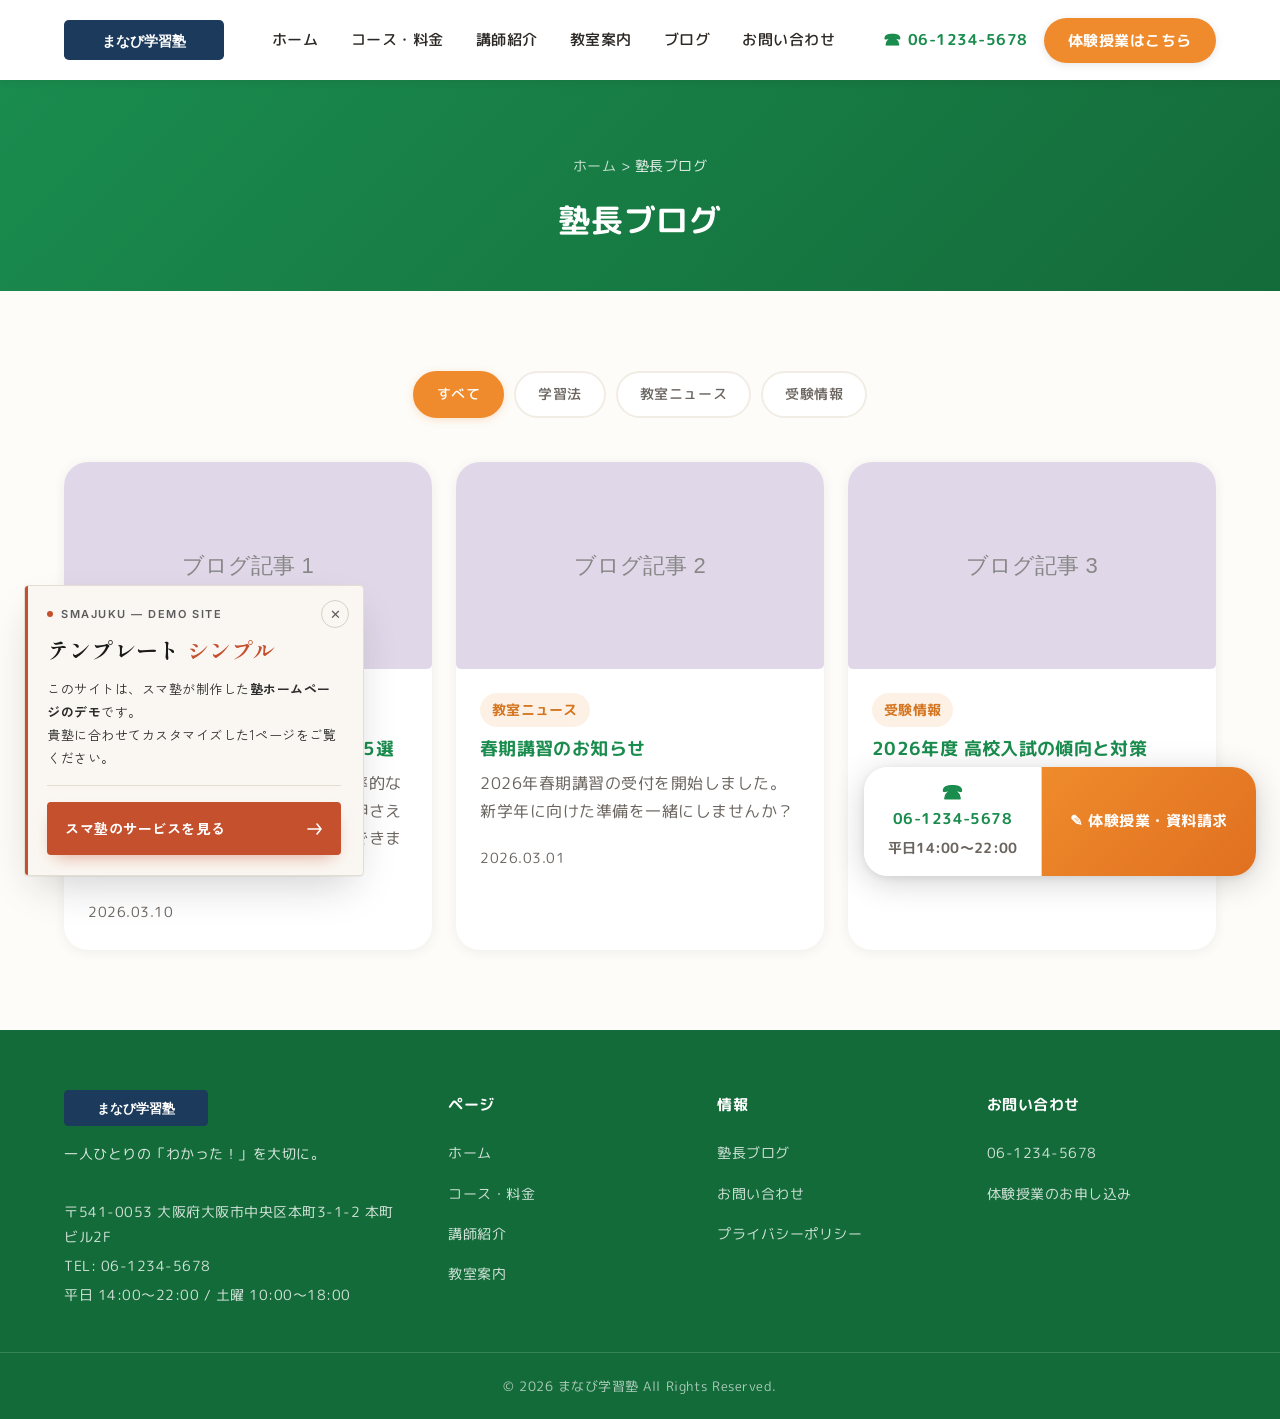
<file: blog/index.html>
<!DOCTYPE html>
<html lang="ja">
<head>
  <meta charset="UTF-8">
  <meta name="viewport" content="width=device-width, initial-scale=1.0">
  <title>塾長ブログ｜まなび学習塾</title>
  <meta name="description" content="まなび学習塾の塾長ブログ。学習法・教室ニュース・受験情報を発信しています。">
  <meta property="og:title" content="塾長ブログ｜まなび学習塾">
  <meta property="og:description" content="学習法・教室ニュース・受験情報を発信しています。">
  <meta property="og:type" content="website">
  <meta property="og:url" content="https://example.com/blog/">
  <meta property="og:image" content="https://example.com/images/og-image.jpg">
  <link rel="icon" href="../favicon.svg" type="image/svg+xml">
  <link rel="preconnect" href="https://fonts.googleapis.com">
  <link rel="preconnect" href="https://fonts.gstatic.com" crossorigin>
  <link href="https://fonts.googleapis.com/css2?family=M+PLUS+Rounded+1c:wght@400;500;700;800&display=swap" rel="stylesheet">
  <link href="https://fonts.googleapis.com/css2?family=Noto+Sans+JP:wght@400;500;700&display=swap" rel="stylesheet">
  <link rel="stylesheet" href="../css/reset.css">
  <link rel="stylesheet" href="../css/global.css">
  <link rel="stylesheet" href="../css/components.css">
  <link rel="stylesheet" href="../css/header.css">
  <link rel="stylesheet" href="../css/footer.css">
  <link rel="stylesheet" href="../css/cta-bar.css">
  <link rel="stylesheet" href="../css/pages/blog.css">
</head>
<body class="has-header has-cta-bar">

  <!-- ヘッダー -->
  <header class="header">
    <div class="header__inner">
      <div class="header__logo"><a href="../"><img src="../images/logo.svg" alt="まなび学習塾" width="200" height="50"></a></div>
      <nav class="header__nav" aria-label="メインナビゲーション">
        <a href="../" class="header__nav-link">ホーム</a><a href="../courses/" class="header__nav-link">コース・料金</a>
        <a href="../teachers/" class="header__nav-link">講師紹介</a><a href="../access/" class="header__nav-link">教室案内</a>
        <a href="../blog/" class="header__nav-link">ブログ</a><a href="../contact/" class="header__nav-link">お問い合わせ</a>
      </nav>
      <div class="header__actions">
        <a href="tel:06-1234-5678" class="header__phone"><span class="header__phone-icon">&#9742;</span>06-1234-5678</a>
        <a href="../contact/" class="btn btn--primary header__cta">体験授業はこちら</a>
      </div>
      <button class="hamburger" aria-label="メニューを開く" aria-expanded="false">
        <span class="hamburger__line"></span><span class="hamburger__line"></span><span class="hamburger__line"></span>
      </button>
    </div>
  </header>
  <nav class="mobile-menu" aria-label="モバイルナビゲーション">
    <a href="../" class="mobile-menu__link">ホーム</a><a href="../courses/" class="mobile-menu__link">コース・料金</a>
    <a href="../teachers/" class="mobile-menu__link">講師紹介</a><a href="../access/" class="mobile-menu__link">教室案内</a>
    <a href="../blog/" class="mobile-menu__link">ブログ</a><a href="../contact/" class="mobile-menu__link">お問い合わせ</a>
    <a href="tel:06-1234-5678" class="mobile-menu__phone"><span>&#9742;</span> 06-1234-5678</a>
    <a href="../contact/" class="btn btn--primary btn--block mobile-menu__cta">体験授業を申し込む</a>
  </nav>

  <main>
    <div class="page-header">
      <div class="container">
        <p class="page-header__breadcrumb"><a href="../">ホーム</a> &gt; 塾長ブログ</p>
        <h1 class="page-header__title">塾長ブログ</h1>
      </div>
    </div>

    <section class="section">
      <div class="container">
        <!-- カテゴリフィルター -->
        <div class="blog-categories">
          <span class="blog-category is-active">すべて</span>
          <span class="blog-category">学習法</span>
          <span class="blog-category">教室ニュース</span>
          <span class="blog-category">受験情報</span>
        </div>

        <!-- 記事一覧 -->
        <div class="grid grid--3">
          <!-- CMS_POSTS -->
          <a href="article-01.html" class="card">
            <img src="../images/blog-thumb-01.svg" alt="中間テスト対策" class="card__image" width="600" height="338">
            <div class="card__body">
              <span class="card__tag">学習法</span>
              <h2 class="card__title">中間テスト対策！効率的な勉強法5選</h2>
              <p class="card__text">中間テストが近づいてきました。効率的な勉強法をご紹介します。ポイントを押さえれば、短期間でも成績アップが期待できます。</p>
              <p class="card__date">2026.03.10</p>
            </div>
          </a>
          <a href="article-02.html" class="card">
            <img src="../images/blog-thumb-02.svg" alt="春期講習" class="card__image" width="600" height="338">
            <div class="card__body">
              <span class="card__tag">教室ニュース</span>
              <h2 class="card__title">春期講習のお知らせ</h2>
              <p class="card__text">2026年春期講習の受付を開始しました。新学年に向けた準備を一緒にしませんか？</p>
              <p class="card__date">2026.03.01</p>
            </div>
          </a>
          <a href="article-03.html" class="card">
            <img src="../images/blog-thumb-03.svg" alt="高校入試" class="card__image" width="600" height="338">
            <div class="card__body">
              <span class="card__tag">受験情報</span>
              <h2 class="card__title">2026年度 高校入試の傾向と対策</h2>
              <p class="card__text">今年度の高校入試の傾向を分析し、効果的な対策方法をまとめました。</p>
              <p class="card__date">2026.02.15</p>
            </div>
          </a>
          <!-- /CMS_POSTS -->
        </div>
      </div>
    </section>
  </main>

  <!-- フッター -->
  <footer class="footer">
    <div class="footer__inner">
      <div class="footer__brand">
        <div class="footer__logo"><img src="../images/logo.svg" alt="まなび学習塾" width="200" height="50"></div>
        <p class="footer__catchcopy">一人ひとりの「わかった！」を大切に。</p>
        <dl class="footer__info"><dt>住所</dt><dd>〒541-0053 大阪府大阪市中央区本町3-1-2 本町ビル2F</dd><dt>電話番号</dt><dd>TEL: 06-1234-5678</dd><dt>営業時間</dt><dd>平日 14:00〜22:00 / 土曜 10:00〜18:00</dd></dl>
      </div>
      <div><p class="footer__nav-title">ページ</p><ul class="footer__nav-list"><li><a href="../">ホーム</a></li><li><a href="../courses/">コース・料金</a></li><li><a href="../teachers/">講師紹介</a></li><li><a href="../access/">教室案内</a></li></ul></div>
      <div><p class="footer__nav-title">情報</p><ul class="footer__nav-list"><li><a href="../blog/">塾長ブログ</a></li><li><a href="../contact/">お問い合わせ</a></li><li><a href="#">プライバシーポリシー</a></li></ul></div>
      <div><p class="footer__nav-title">お問い合わせ</p><ul class="footer__nav-list"><li><a href="tel:06-1234-5678">06-1234-5678</a></li><li><a href="../contact/">体験授業のお申し込み</a></li></ul></div>
    </div>
    <div class="footer__bottom"><p class="footer__copyright">&copy; 2026 まなび学習塾 All Rights Reserved.</p></div>
  </footer>
  <div class="cta-bar"><div class="cta-bar__inner">
    <a href="tel:06-1234-5678" class="cta-bar__phone"><span class="cta-bar__phone-icon">&#9742;</span><span class="cta-bar__phone-number">06-1234-5678</span><span class="cta-bar__phone-time">平日14:00〜22:00</span></a>
    <a href="../contact/" class="cta-bar__button">&#9998; 体験授業・資料請求</a>
  </div></div>
  <script src="../js/main.js"></script>

<script>window.SMAJUKU_TEMPLATE = "シンプル";</script>
<script src="../js/sma-juku-badge.js"></script>
</body>
</html>
</file>
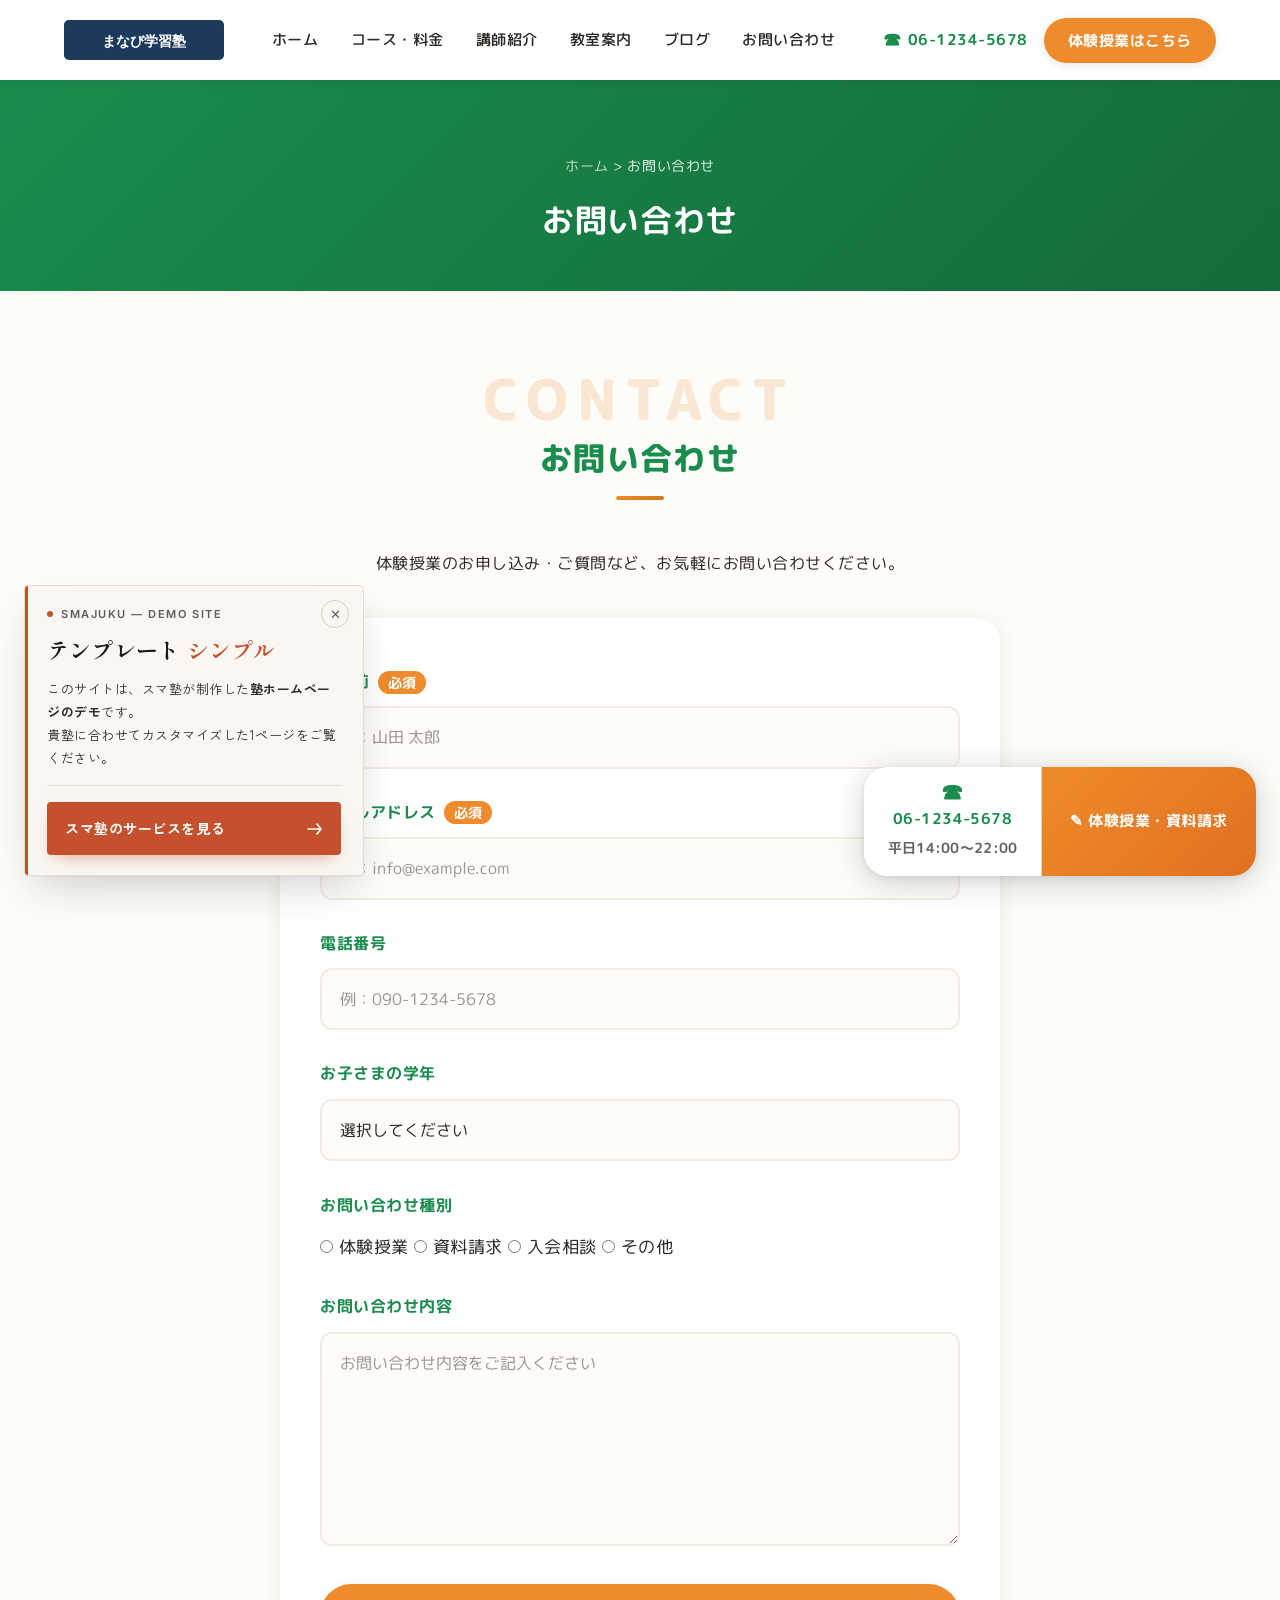
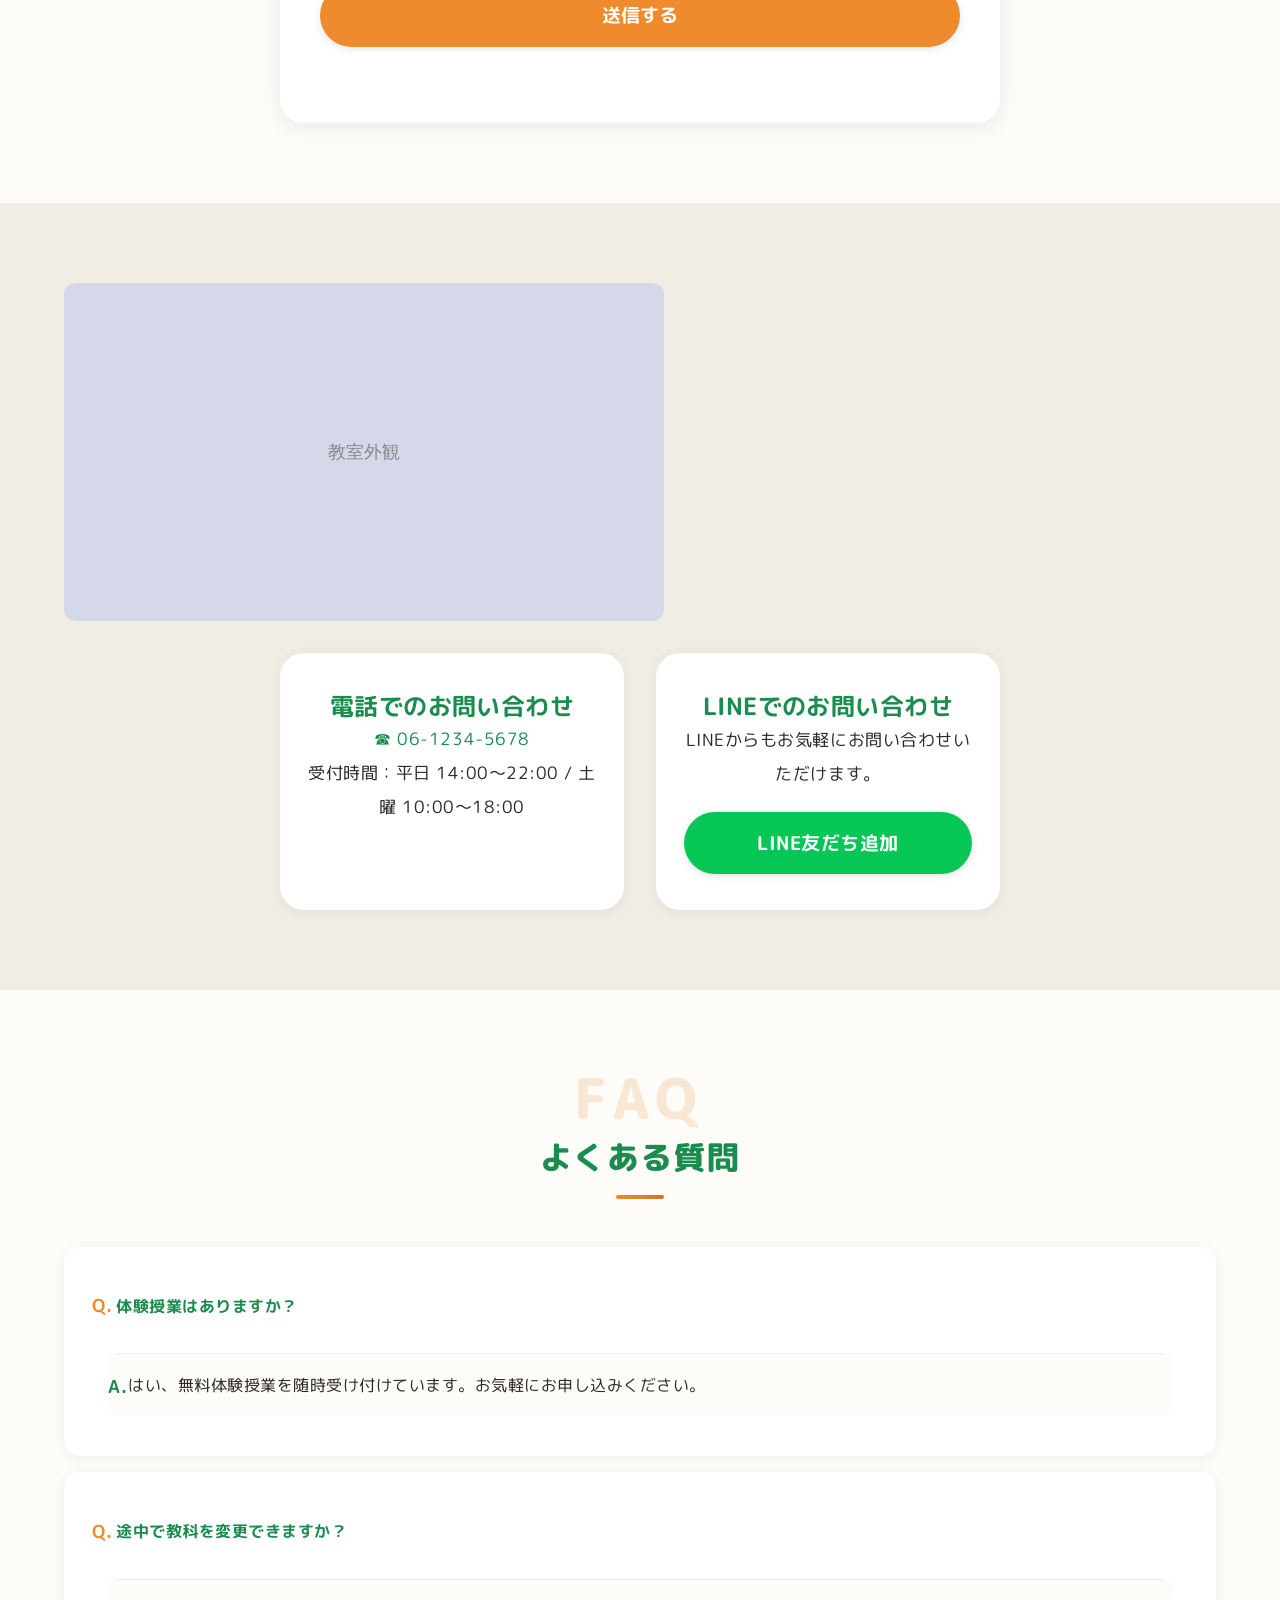
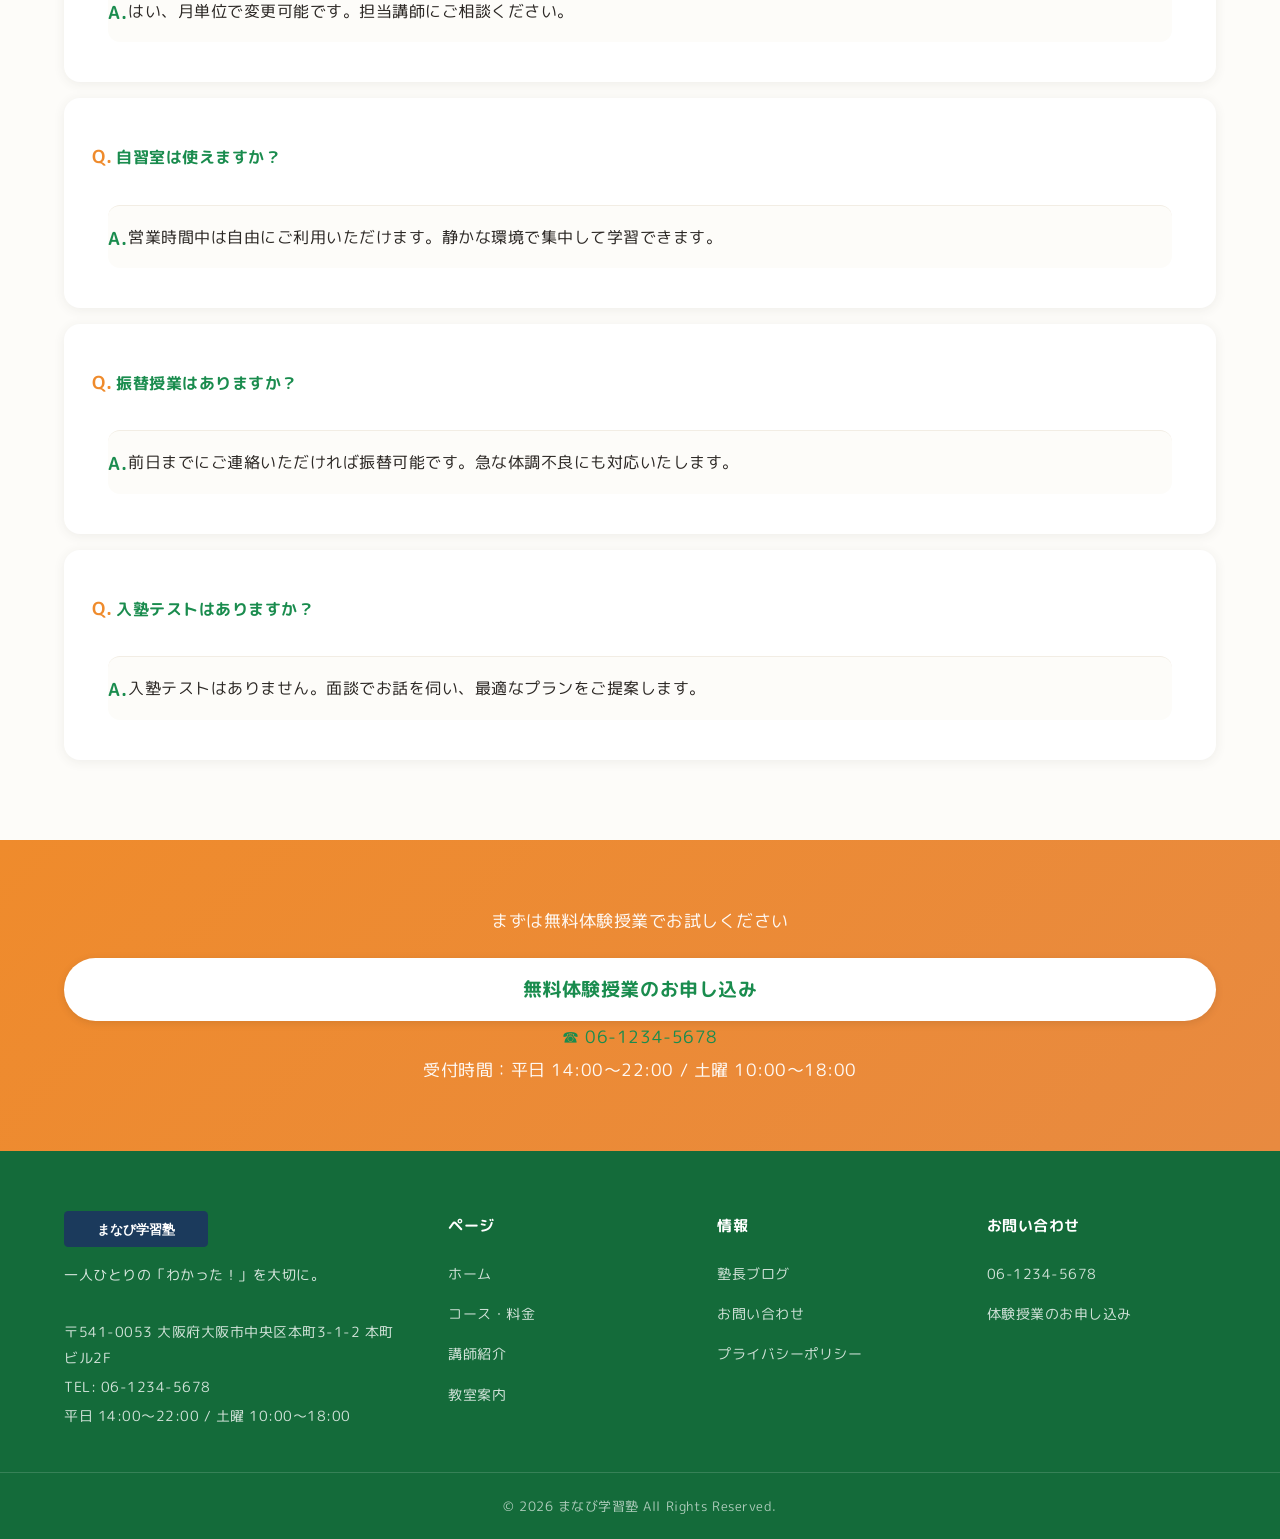
<file: contact/index.html>
<!DOCTYPE html>
<html lang="ja">
<head>
  <meta charset="UTF-8">
  <meta name="viewport" content="width=device-width, initial-scale=1.0">
  <!-- ★差替え：title -->
  <title>お問い合わせ｜まなび学習塾</title>
  <meta name="description" content="まなび学習塾へのお問い合わせ。体験授業のお申し込み・ご質問など、お気軽にご連絡ください。">
  <!-- OGP -->
  <meta property="og:title" content="お問い合わせ｜まなび学習塾">
  <meta property="og:description" content="体験授業のお申し込み・ご質問など、お気軽にお問い合わせください。">
  <meta property="og:type" content="website">
  <meta property="og:url" content="https://example.com/contact/">
  <meta property="og:image" content="https://example.com/images/og-image.jpg">
  <!-- Google Fonts -->
  <link rel="icon" href="../favicon.svg" type="image/svg+xml">
  <link rel="preconnect" href="https://fonts.googleapis.com">
  <link rel="preconnect" href="https://fonts.gstatic.com" crossorigin>
  <link href="https://fonts.googleapis.com/css2?family=M+PLUS+Rounded+1c:wght@400;500;700;800&display=swap" rel="stylesheet">
  <link href="https://fonts.googleapis.com/css2?family=Noto+Sans+JP:wght@400;500;700&display=swap" rel="stylesheet">
  <!-- CSS -->
  <link rel="stylesheet" href="../css/reset.css">
  <link rel="stylesheet" href="../css/global.css">
  <link rel="stylesheet" href="../css/components.css">
  <link rel="stylesheet" href="../css/header.css">
  <link rel="stylesheet" href="../css/footer.css">
  <link rel="stylesheet" href="../css/cta-bar.css">
  <link rel="stylesheet" href="../css/pages/contact.css">
</head>
<body class="has-header has-cta-bar">

  <!-- ヘッダー -->
  <header class="header">
    <div class="header__inner">
      <div class="header__logo">
        <a href="../"><img src="../images/logo.svg" alt="まなび学習塾" width="200" height="50"></a>
      </div>
      <nav class="header__nav" aria-label="メインナビゲーション">
        <a href="../" class="header__nav-link">ホーム</a>
        <a href="../courses/" class="header__nav-link">コース・料金</a>
        <a href="../teachers/" class="header__nav-link">講師紹介</a>
        <a href="../access/" class="header__nav-link">教室案内</a>
        <a href="../blog/" class="header__nav-link">ブログ</a>
        <a href="../contact/" class="header__nav-link">お問い合わせ</a>
      </nav>
      <div class="header__actions">
        <a href="tel:06-1234-5678" class="header__phone"><span class="header__phone-icon">&#9742;</span>06-1234-5678</a>
        <a href="../contact/" class="btn btn--primary header__cta">体験授業はこちら</a>
      </div>
      <button class="hamburger" aria-label="メニューを開く" aria-expanded="false">
        <span class="hamburger__line"></span><span class="hamburger__line"></span><span class="hamburger__line"></span>
      </button>
    </div>
  </header>
  <nav class="mobile-menu" aria-label="モバイルナビゲーション">
    <a href="../" class="mobile-menu__link">ホーム</a>
    <a href="../courses/" class="mobile-menu__link">コース・料金</a>
    <a href="../teachers/" class="mobile-menu__link">講師紹介</a>
    <a href="../access/" class="mobile-menu__link">教室案内</a>
    <a href="../blog/" class="mobile-menu__link">ブログ</a>
    <a href="../contact/" class="mobile-menu__link">お問い合わせ</a>
    <a href="tel:06-1234-5678" class="mobile-menu__phone"><span>&#9742;</span> 06-1234-5678</a>
    <a href="../contact/" class="btn btn--primary btn--block mobile-menu__cta">体験授業を申し込む</a>
  </nav>

  <main>
    <!-- ページヘッダー -->
    <div class="page-header">
      <div class="container">
        <p class="page-header__breadcrumb"><a href="../">ホーム</a> &gt; お問い合わせ</p>
        <h1 class="page-header__title">お問い合わせ</h1>
      </div>
    </div>

    <!-- お問い合わせフォーム -->
    <section class="section">
      <div class="container">
        <div class="section-title">
          <span class="section-title__label">Contact</span>
          <h2 class="section-title__heading">お問い合わせ</h2>
        </div>
        <p class="contact-intro">体験授業のお申し込み・ご質問など、お気軽にお問い合わせください。</p>

        <!-- ★差替え：フォーム送信先 -->
        <form class="contact-form" action="" method="POST">

          <div class="form-group">
            <label class="form-group__label" for="name">お名前<span class="form-group__required">必須</span></label>
            <input class="form-group__input" type="text" id="name" name="name" placeholder="例：山田 太郎" required>
          </div>

          <div class="form-group">
            <label class="form-group__label" for="email">メールアドレス<span class="form-group__required">必須</span></label>
            <input class="form-group__input" type="email" id="email" name="email" placeholder="例：info@example.com" required>
          </div>

          <div class="form-group">
            <label class="form-group__label" for="tel">電話番号</label>
            <input class="form-group__input" type="tel" id="tel" name="tel" placeholder="例：090-1234-5678">
          </div>

          <div class="form-group">
            <label class="form-group__label" for="grade">お子さまの学年</label>
            <select class="form-group__input" id="grade" name="grade">
              <option value="">選択してください</option>
              <option value="小学4年">小学4年</option>
              <option value="小学5年">小学5年</option>
              <option value="小学6年">小学6年</option>
              <option value="中学1年">中学1年</option>
              <option value="中学2年">中学2年</option>
              <option value="中学3年">中学3年</option>
              <option value="高校1年">高校1年</option>
              <option value="高校2年">高校2年</option>
              <option value="高校3年">高校3年</option>
            </select>
          </div>

          <div class="form-group">
            <p class="form-group__label">お問い合わせ種別</p>
            <div class="form-group__radios">
              <label class="form-group__radio"><input type="radio" name="type" value="体験授業"> 体験授業</label>
              <label class="form-group__radio"><input type="radio" name="type" value="資料請求"> 資料請求</label>
              <label class="form-group__radio"><input type="radio" name="type" value="入会相談"> 入会相談</label>
              <label class="form-group__radio"><input type="radio" name="type" value="その他"> その他</label>
            </div>
          </div>

          <div class="form-group">
            <label class="form-group__label" for="message">お問い合わせ内容</label>
            <textarea class="form-group__input" id="message" name="message" rows="6" placeholder="お問い合わせ内容をご記入ください"></textarea>
          </div>

          <div class="form-group form-group--submit">
            <button type="submit" class="btn btn--primary btn--lg btn--block">送信する</button>
          </div>
        </form>
      </div>
    </section>

    <!-- 電話・LINE -->
    <section class="section section--bg">
      <div class="container">
        <!-- ★差替え：教室外観画像 -->
        <div class="contact-photo" style="margin-bottom: 32px; text-align: center;">
          <img src="../images/classroom-exterior.svg" alt="まなび学習塾 外観" width="800" height="450" style="border-radius: 12px; max-width: 600px; width: 100%;" loading="lazy">
        </div>
        <div class="contact-methods">
          <div class="contact-methods__column">
            <h3 class="contact-methods__title">電話でのお問い合わせ</h3>
            <!-- ★差替え：電話番号 -->
            <a href="tel:06-1234-5678" class="contact-methods__phone">&#9742; 06-1234-5678</a>
            <!-- ★差替え：受付時間 -->
            <p class="contact-methods__time">受付時間：平日 14:00〜22:00 / 土曜 10:00〜18:00</p>
          </div>
          <div class="contact-methods__column">
            <h3 class="contact-methods__title">LINEでのお問い合わせ</h3>
            <p class="contact-methods__text">LINEからもお気軽にお問い合わせいただけます。</p>
            <!-- ★差替え：LINE友達追加URL -->
            <a href="#" class="btn btn--line btn--lg btn--block">LINE友だち追加</a>
          </div>
        </div>
      </div>
    </section>

    <!-- よくある質問 -->
    <section class="section">
      <div class="container">
        <div class="section-title">
          <span class="section-title__label">FAQ</span>
          <h2 class="section-title__heading">よくある質問</h2>
        </div>

        <div class="faq-list">
          <div class="faq-item">
            <div class="faq-item__question">体験授業はありますか？</div>
            <div class="faq-item__answer">はい、無料体験授業を随時受け付けています。お気軽にお申し込みください。</div>
          </div>
          <div class="faq-item">
            <div class="faq-item__question">途中で教科を変更できますか？</div>
            <div class="faq-item__answer">はい、月単位で変更可能です。担当講師にご相談ください。</div>
          </div>
          <div class="faq-item">
            <div class="faq-item__question">自習室は使えますか？</div>
            <div class="faq-item__answer">営業時間中は自由にご利用いただけます。静かな環境で集中して学習できます。</div>
          </div>
          <div class="faq-item">
            <div class="faq-item__question">振替授業はありますか？</div>
            <div class="faq-item__answer">前日までにご連絡いただければ振替可能です。急な体調不良にも対応いたします。</div>
          </div>
          <div class="faq-item">
            <div class="faq-item__question">入塾テストはありますか？</div>
            <div class="faq-item__answer">入塾テストはありません。面談でお話を伺い、最適なプランをご提案します。</div>
          </div>
        </div>
      </div>
    </section>

    <!-- CTA -->
    <section class="contact-cta">
      <div class="container">
        <p class="contact-cta__lead">まずは無料体験授業でお試しください</p>
        <div class="contact-cta__columns">
          <div class="contact-cta__column">
            <a href="../contact/" class="btn btn--white btn--lg btn--block">無料体験授業のお申し込み</a>
          </div>
          <div class="contact-cta__column">
            <a href="tel:06-1234-5678" class="contact-cta__phone-number">&#9742; 06-1234-5678</a>
            <p class="contact-cta__phone-time">受付時間：平日 14:00〜22:00 / 土曜 10:00〜18:00</p>
          </div>
        </div>
      </div>
    </section>
  </main>

  <!-- フッター -->
  <footer class="footer">
    <div class="footer__inner">
      <div class="footer__brand">
        <div class="footer__logo"><img src="../images/logo.svg" alt="まなび学習塾" width="200" height="50"></div>
        <p class="footer__catchcopy">一人ひとりの「わかった！」を大切に。</p>
        <dl class="footer__info">
          <dt>住所</dt><dd>〒541-0053 大阪府大阪市中央区本町3-1-2 本町ビル2F</dd>
          <dt>電話番号</dt><dd>TEL: 06-1234-5678</dd>
          <dt>営業時間</dt><dd>平日 14:00〜22:00 / 土曜 10:00〜18:00</dd>
        </dl>
      </div>
      <div>
        <p class="footer__nav-title">ページ</p>
        <ul class="footer__nav-list">
          <li><a href="../">ホーム</a></li><li><a href="../courses/">コース・料金</a></li>
          <li><a href="../teachers/">講師紹介</a></li><li><a href="../access/">教室案内</a></li>
        </ul>
      </div>
      <div>
        <p class="footer__nav-title">情報</p>
        <ul class="footer__nav-list">
          <li><a href="../blog/">塾長ブログ</a></li><li><a href="../contact/">お問い合わせ</a></li>
          <li><a href="#">プライバシーポリシー</a></li>
        </ul>
      </div>
      <div>
        <p class="footer__nav-title">お問い合わせ</p>
        <ul class="footer__nav-list">
          <li><a href="tel:06-1234-5678">06-1234-5678</a></li>
          <li><a href="../contact/">体験授業のお申し込み</a></li>
        </ul>
      </div>
    </div>
    <div class="footer__bottom">
      <p class="footer__copyright">&copy; 2026 まなび学習塾 All Rights Reserved.</p>
    </div>
  </footer>

  <div class="cta-bar">
    <div class="cta-bar__inner">
      <a href="tel:06-1234-5678" class="cta-bar__phone">
        <span class="cta-bar__phone-icon">&#9742;</span>
        <span class="cta-bar__phone-number">06-1234-5678</span>
        <span class="cta-bar__phone-time">平日14:00〜22:00</span>
      </a>
      <a href="../contact/" class="cta-bar__button">&#9998; 体験授業・資料請求</a>
    </div>
  </div>

  <script src="../js/main.js"></script>

<script>window.SMAJUKU_TEMPLATE = "シンプル";</script>
<script src="../js/sma-juku-badge.js"></script>
</body>
</html>
</file>
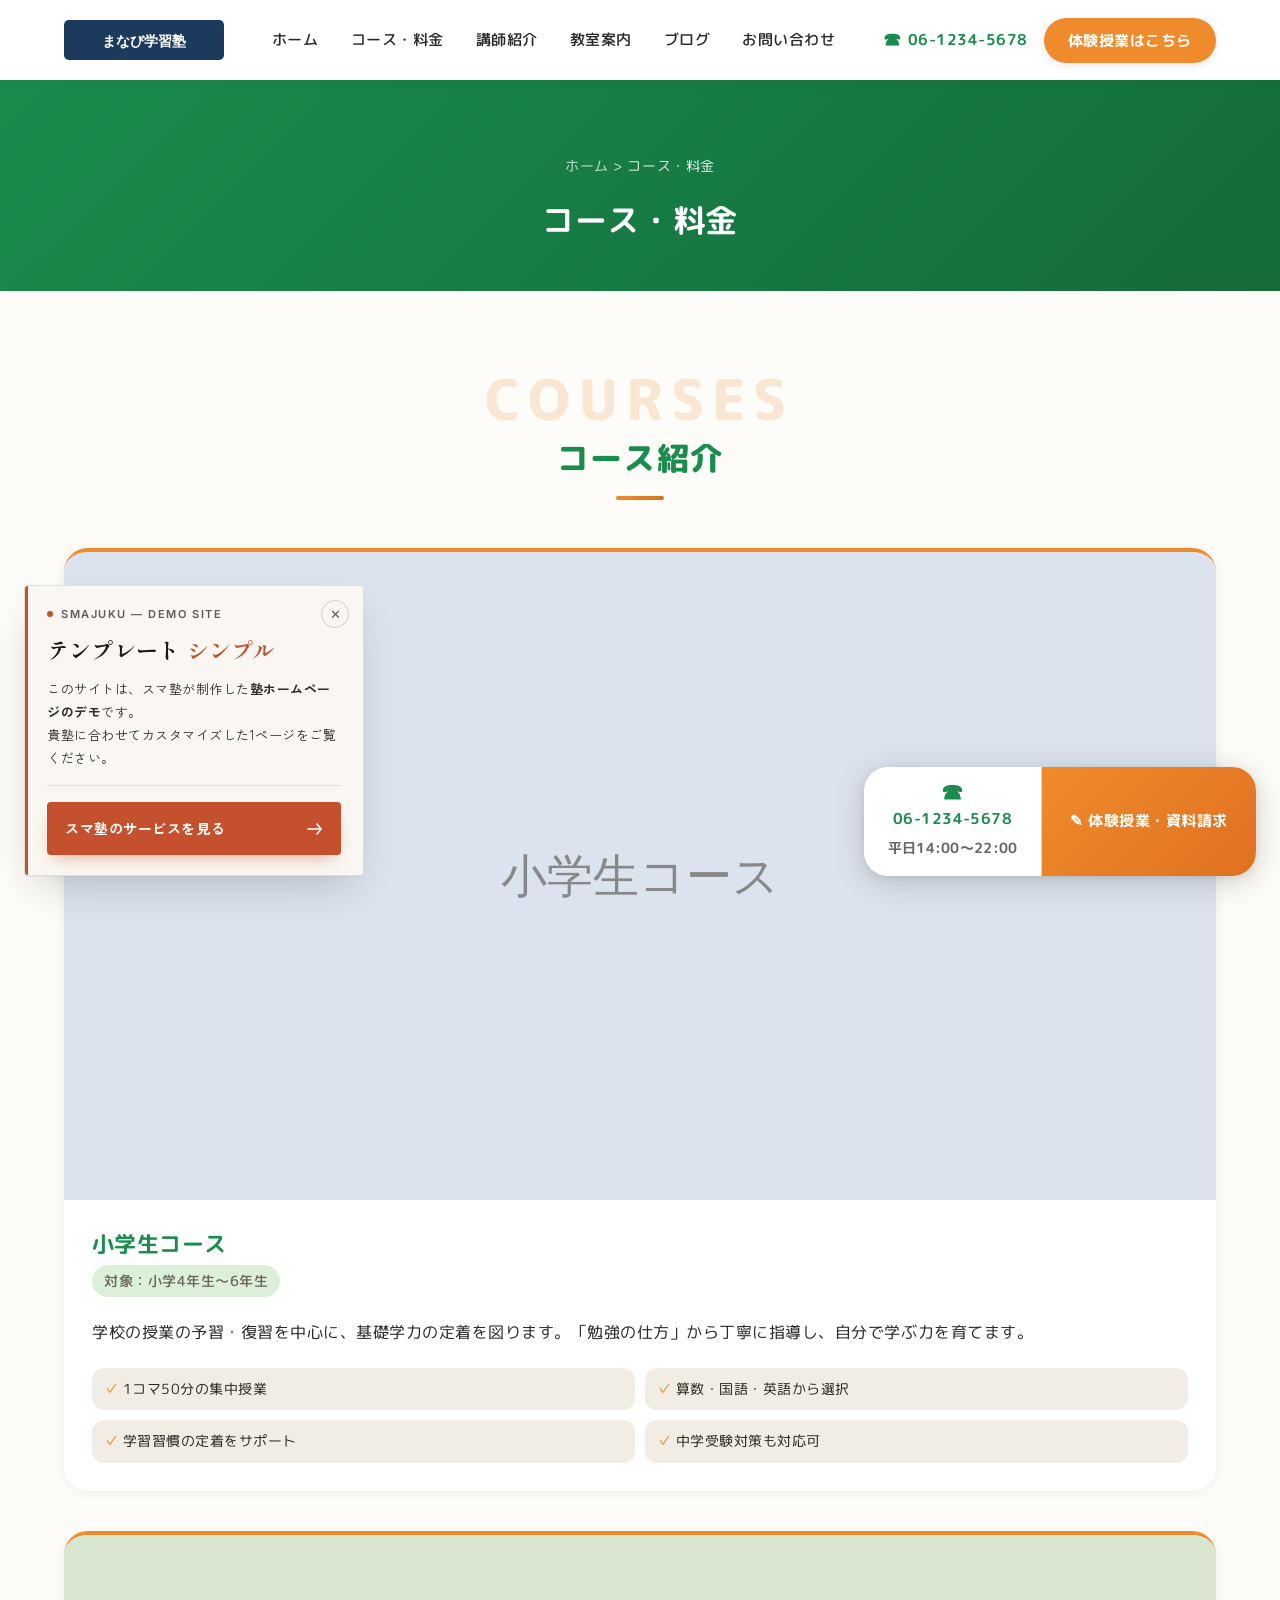
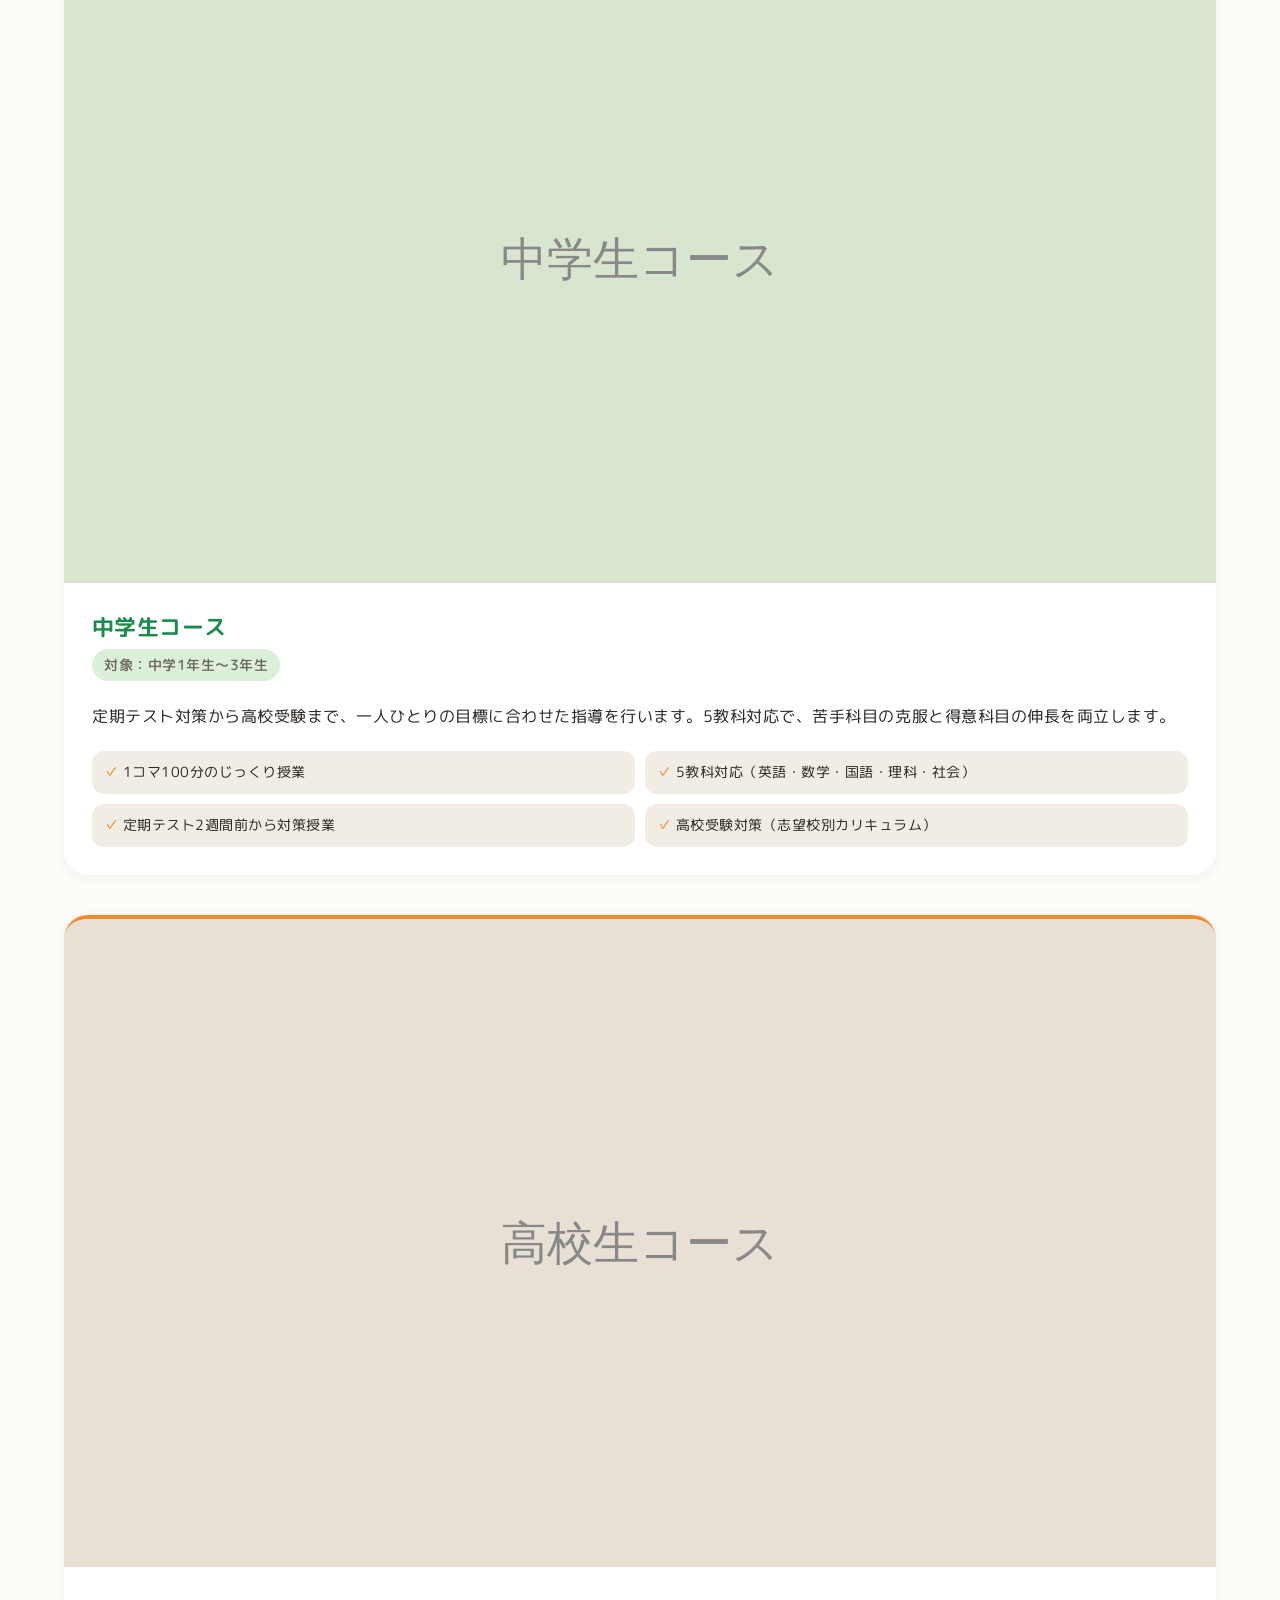
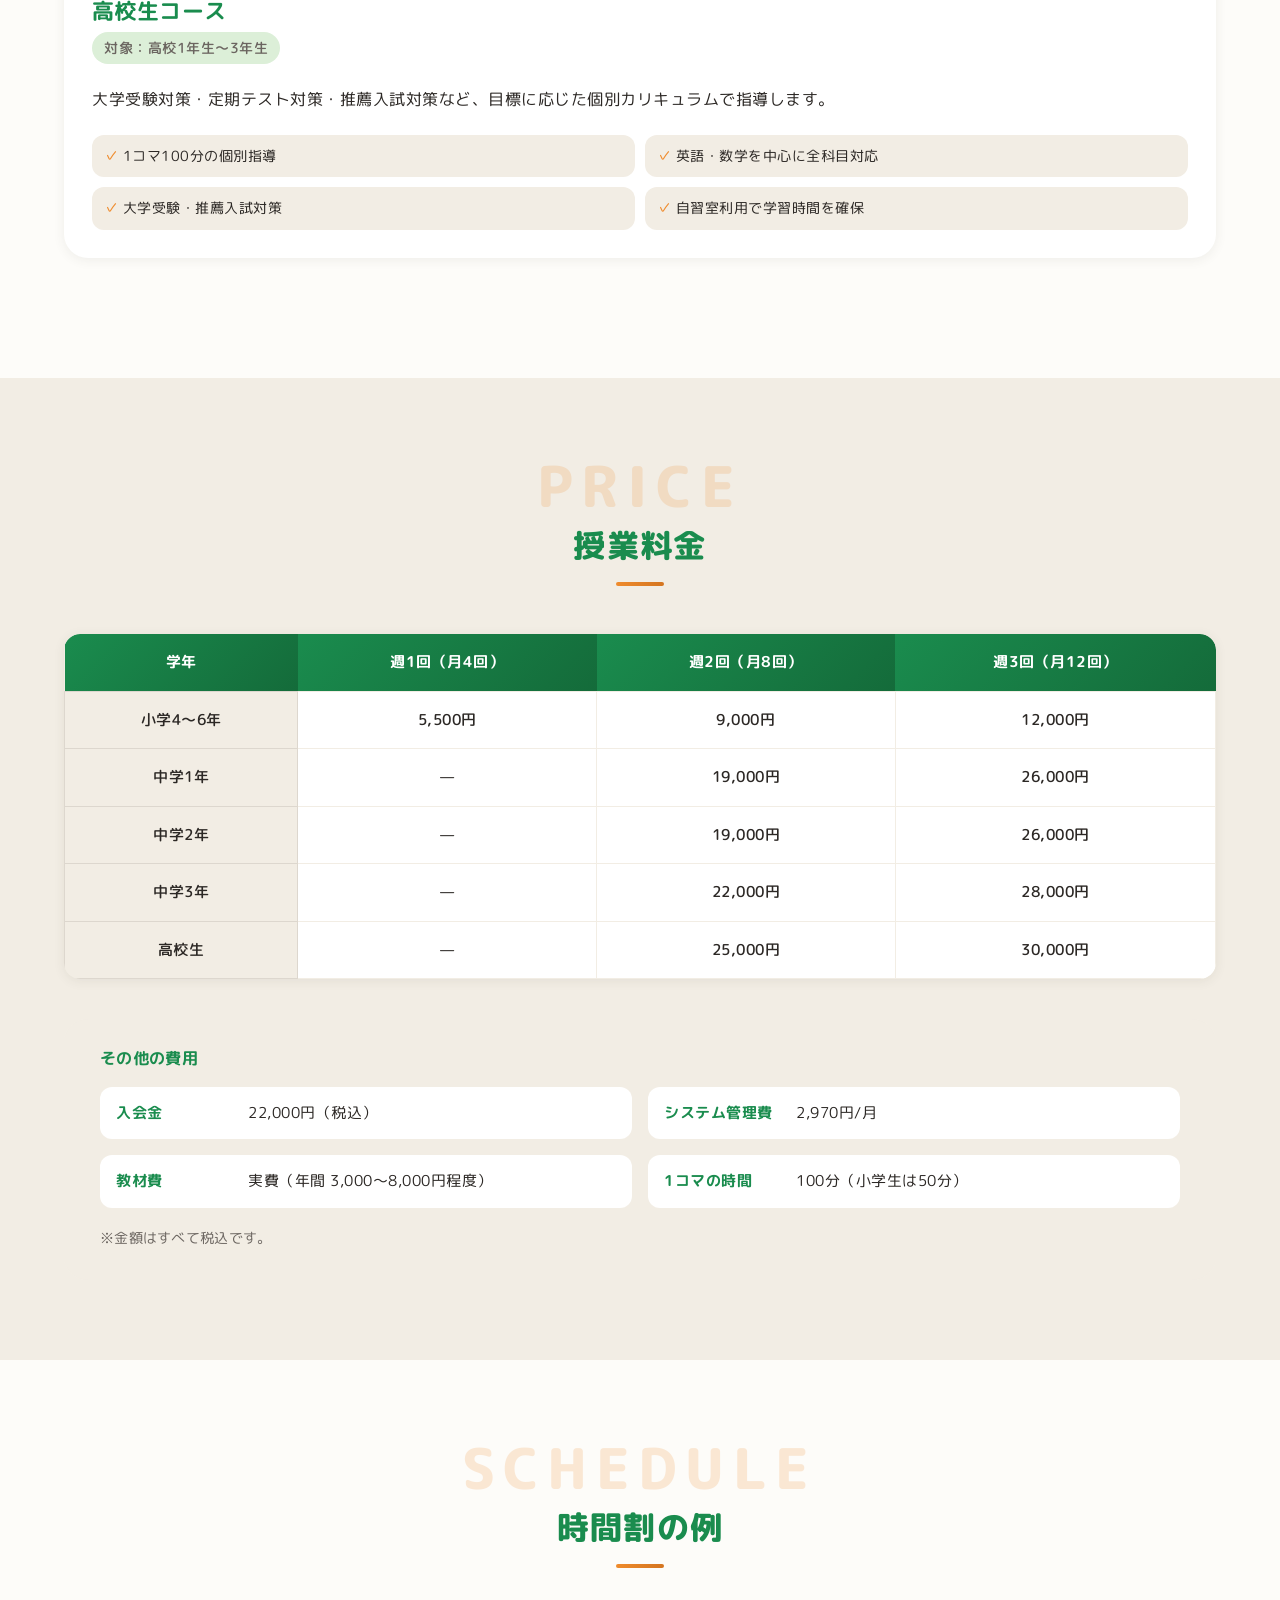
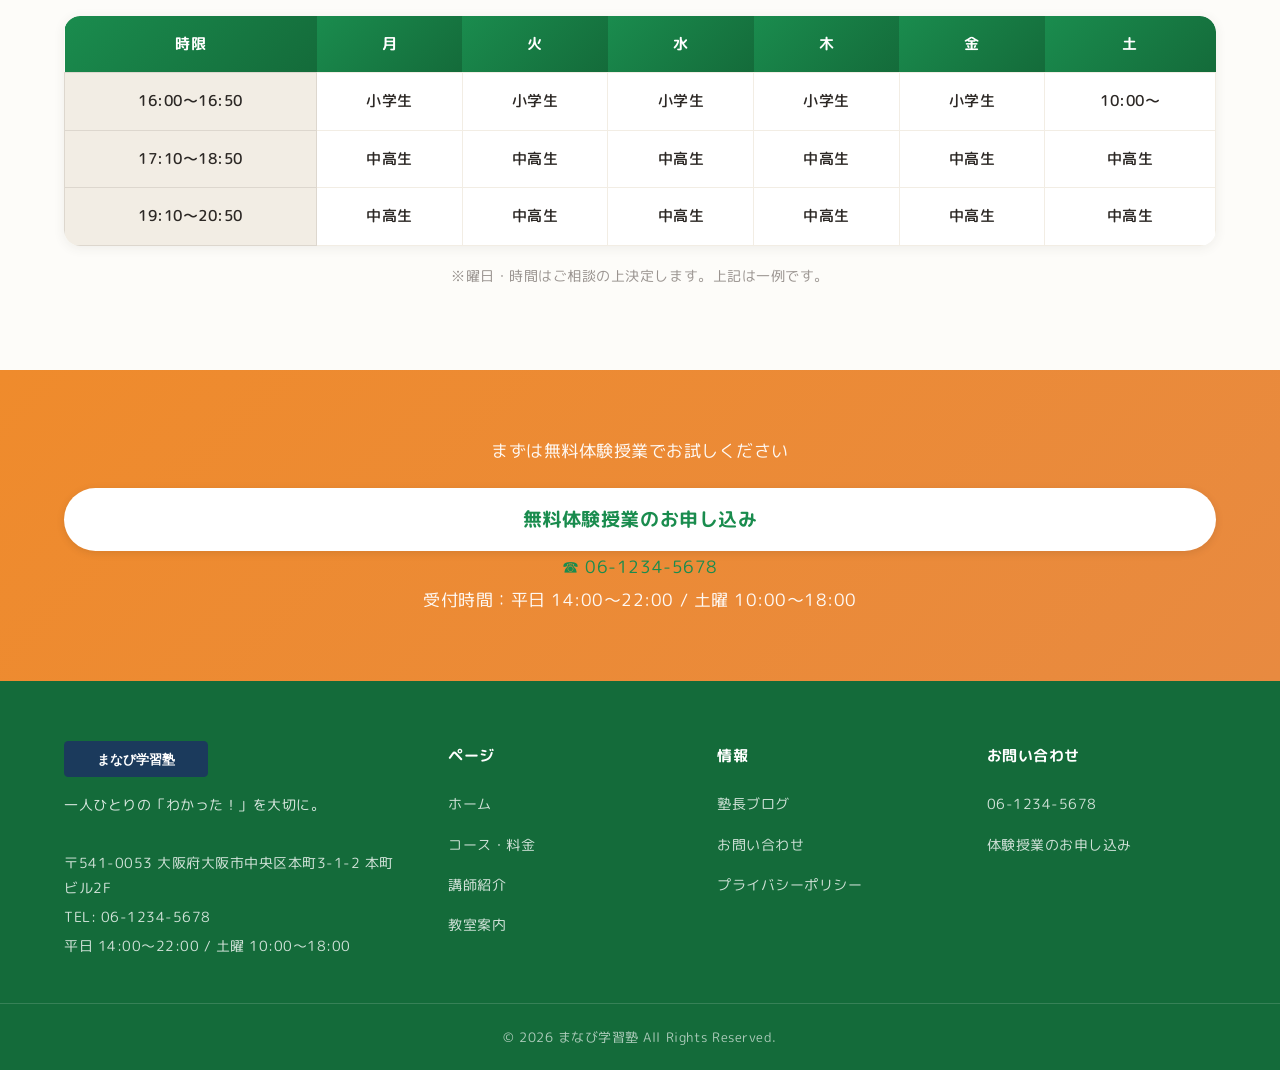
<file: courses/index.html>
<!DOCTYPE html>
<html lang="ja">
<head>
  <meta charset="UTF-8">
  <meta name="viewport" content="width=device-width, initial-scale=1.0">
  <!-- ★差替え：title -->
  <title>コース・料金｜まなび学習塾</title>
  <meta name="description" content="まなび学習塾のコース・料金のご案内。小学生から高校生まで、一人ひとりに合わせた個別指導。">
  <!-- OGP -->
  <meta property="og:title" content="コース・料金｜まなび学習塾">
  <meta property="og:description" content="小学生から高校生まで、一人ひとりに合わせた個別指導。料金・時間割のご案内。">
  <meta property="og:type" content="website">
  <meta property="og:url" content="https://example.com/courses/">
  <meta property="og:image" content="https://example.com/images/og-image.jpg">
  <!-- Google Fonts -->
  <link rel="icon" href="../favicon.svg" type="image/svg+xml">
  <link rel="preconnect" href="https://fonts.googleapis.com">
  <link rel="preconnect" href="https://fonts.gstatic.com" crossorigin>
  <link href="https://fonts.googleapis.com/css2?family=M+PLUS+Rounded+1c:wght@400;500;700;800&display=swap" rel="stylesheet">
  <link href="https://fonts.googleapis.com/css2?family=Noto+Sans+JP:wght@400;500;700&display=swap" rel="stylesheet">
  <!-- CSS -->
  <link rel="stylesheet" href="../css/reset.css">
  <link rel="stylesheet" href="../css/global.css">
  <link rel="stylesheet" href="../css/components.css">
  <link rel="stylesheet" href="../css/header.css">
  <link rel="stylesheet" href="../css/footer.css">
  <link rel="stylesheet" href="../css/cta-bar.css">
  <link rel="stylesheet" href="../css/pages/courses.css">
</head>
<body class="has-header has-cta-bar">

  <!-- ヘッダー -->
  <header class="header">
    <div class="header__inner">
      <div class="header__logo">
        <a href="../"><img src="../images/logo.svg" alt="まなび学習塾" width="200" height="50"></a>
      </div>
      <nav class="header__nav" aria-label="メインナビゲーション">
        <a href="../" class="header__nav-link">ホーム</a>
        <a href="../courses/" class="header__nav-link">コース・料金</a>
        <a href="../teachers/" class="header__nav-link">講師紹介</a>
        <a href="../access/" class="header__nav-link">教室案内</a>
        <a href="../blog/" class="header__nav-link">ブログ</a>
        <a href="../contact/" class="header__nav-link">お問い合わせ</a>
      </nav>
      <div class="header__actions">
        <a href="tel:06-1234-5678" class="header__phone"><span class="header__phone-icon">&#9742;</span>06-1234-5678</a>
        <a href="../contact/" class="btn btn--primary header__cta">体験授業はこちら</a>
      </div>
      <button class="hamburger" aria-label="メニューを開く" aria-expanded="false">
        <span class="hamburger__line"></span><span class="hamburger__line"></span><span class="hamburger__line"></span>
      </button>
    </div>
  </header>
  <nav class="mobile-menu" aria-label="モバイルナビゲーション">
    <a href="../" class="mobile-menu__link">ホーム</a>
    <a href="../courses/" class="mobile-menu__link">コース・料金</a>
    <a href="../teachers/" class="mobile-menu__link">講師紹介</a>
    <a href="../access/" class="mobile-menu__link">教室案内</a>
    <a href="../blog/" class="mobile-menu__link">ブログ</a>
    <a href="../contact/" class="mobile-menu__link">お問い合わせ</a>
    <a href="tel:06-1234-5678" class="mobile-menu__phone"><span>&#9742;</span> 06-1234-5678</a>
    <a href="../contact/" class="btn btn--primary btn--block mobile-menu__cta">体験授業を申し込む</a>
  </nav>

  <main>
    <!-- ページヘッダー -->
    <div class="page-header">
      <div class="container">
        <p class="page-header__breadcrumb"><a href="../">ホーム</a> &gt; コース・料金</p>
        <h1 class="page-header__title">コース・料金</h1>
      </div>
    </div>

    <!-- コース紹介 -->
    <section class="section">
      <div class="container">
        <div class="section-title">
          <span class="section-title__label">Courses</span>
          <h2 class="section-title__heading">コース紹介</h2>
        </div>

        <!-- ★差替え：コース内容 -->
        <!-- 小学生コース -->
        <div class="course-block" id="elementary">
          <!-- ★差替え：コース画像 -->
          <div class="course-block__image">
            <img src="../images/course-elementary.svg" alt="小学生コースの授業風景" width="600" height="400" loading="lazy">
          </div>
          <div class="course-block__header">
            <h3 class="course-block__title">小学生コース</h3>
            <p class="course-block__target">対象：小学4年生〜6年生</p>
          </div>
          <div class="course-block__body">
            <p>学校の授業の予習・復習を中心に、基礎学力の定着を図ります。「勉強の仕方」から丁寧に指導し、自分で学ぶ力を育てます。</p>
            <ul class="course-block__features">
              <li>1コマ50分の集中授業</li>
              <li>算数・国語・英語から選択</li>
              <li>学習習慣の定着をサポート</li>
              <li>中学受験対策も対応可</li>
            </ul>
          </div>
        </div>

        <!-- 中学生コース -->
        <div class="course-block" id="junior-high">
          <!-- ★差替え：コース画像 -->
          <div class="course-block__image">
            <img src="../images/course-junior.svg" alt="中学生コースの授業風景" width="600" height="400" loading="lazy">
          </div>
          <div class="course-block__header">
            <h3 class="course-block__title">中学生コース</h3>
            <p class="course-block__target">対象：中学1年生〜3年生</p>
          </div>
          <div class="course-block__body">
            <p>定期テスト対策から高校受験まで、一人ひとりの目標に合わせた指導を行います。5教科対応で、苦手科目の克服と得意科目の伸長を両立します。</p>
            <ul class="course-block__features">
              <li>1コマ100分のじっくり授業</li>
              <li>5教科対応（英語・数学・国語・理科・社会）</li>
              <li>定期テスト2週間前から対策授業</li>
              <li>高校受験対策（志望校別カリキュラム）</li>
            </ul>
          </div>
        </div>

        <!-- 高校生コース -->
        <div class="course-block" id="high-school">
          <!-- ★差替え：コース画像 -->
          <div class="course-block__image">
            <img src="../images/course-high.svg" alt="高校生コースの授業風景" width="600" height="400" loading="lazy">
          </div>
          <div class="course-block__header">
            <h3 class="course-block__title">高校生コース</h3>
            <p class="course-block__target">対象：高校1年生〜3年生</p>
          </div>
          <div class="course-block__body">
            <p>大学受験対策・定期テスト対策・推薦入試対策など、目標に応じた個別カリキュラムで指導します。</p>
            <ul class="course-block__features">
              <li>1コマ100分の個別指導</li>
              <li>英語・数学を中心に全科目対応</li>
              <li>大学受験・推薦入試対策</li>
              <li>自習室利用で学習時間を確保</li>
            </ul>
          </div>
        </div>
      </div>
    </section>

    <!-- 料金表 -->
    <section class="section section--bg">
      <div class="container">
        <div class="section-title">
          <span class="section-title__label">Price</span>
          <h2 class="section-title__heading">授業料金</h2>
        </div>

        <!-- ★差替え：料金テーブル -->
        <div class="table-wrapper">
          <table class="price-table">
            <thead>
              <tr>
                <th>学年</th>
                <th>週1回（月4回）</th>
                <th>週2回（月8回）</th>
                <th>週3回（月12回）</th>
              </tr>
            </thead>
            <tbody>
              <tr><th>小学4〜6年</th><td>5,500円</td><td>9,000円</td><td>12,000円</td></tr>
              <tr><th>中学1年</th><td>—</td><td>19,000円</td><td>26,000円</td></tr>
              <tr><th>中学2年</th><td>—</td><td>19,000円</td><td>26,000円</td></tr>
              <tr><th>中学3年</th><td>—</td><td>22,000円</td><td>28,000円</td></tr>
              <tr><th>高校生</th><td>—</td><td>25,000円</td><td>30,000円</td></tr>
            </tbody>
          </table>
        </div>

        <!-- ★差替え：諸経費 -->
        <div class="fee-notes">
          <h3 class="fee-notes__title">その他の費用</h3>
          <div class="fee-notes__grid">
            <div class="fee-notes__item">
              <span class="fee-notes__label">入会金</span>
              <span class="fee-notes__value">22,000円（税込）</span>
            </div>
            <div class="fee-notes__item">
              <span class="fee-notes__label">システム管理費</span>
              <span class="fee-notes__value">2,970円/月</span>
            </div>
            <div class="fee-notes__item">
              <span class="fee-notes__label">教材費</span>
              <span class="fee-notes__value">実費（年間 3,000〜8,000円程度）</span>
            </div>
            <div class="fee-notes__item">
              <span class="fee-notes__label">1コマの時間</span>
              <span class="fee-notes__value">100分（小学生は50分）</span>
            </div>
          </div>
          <p class="fee-notes__note">※金額はすべて税込です。</p>
        </div>
      </div>
    </section>

    <!-- 時間割 -->
    <section class="section">
      <div class="container">
        <div class="section-title">
          <span class="section-title__label">Schedule</span>
          <h2 class="section-title__heading">時間割の例</h2>
        </div>
        <!-- ★差替え：時間割 -->
        <div class="table-wrapper">
          <table class="price-table">
            <thead>
              <tr><th>時限</th><th>月</th><th>火</th><th>水</th><th>木</th><th>金</th><th>土</th></tr>
            </thead>
            <tbody>
              <tr><th>16:00〜16:50</th><td>小学生</td><td>小学生</td><td>小学生</td><td>小学生</td><td>小学生</td><td>10:00〜</td></tr>
              <tr><th>17:10〜18:50</th><td>中高生</td><td>中高生</td><td>中高生</td><td>中高生</td><td>中高生</td><td>中高生</td></tr>
              <tr><th>19:10〜20:50</th><td>中高生</td><td>中高生</td><td>中高生</td><td>中高生</td><td>中高生</td><td>中高生</td></tr>
            </tbody>
          </table>
        </div>
        <p style="text-align: center; margin-top: 16px; font-size: 0.875rem; color: var(--color-text-muted);">※曜日・時間はご相談の上決定します。上記は一例です。</p>
      </div>
    </section>

    <!-- CTA -->
    <section class="contact-cta">
      <div class="container">
        <p class="contact-cta__lead">まずは無料体験授業でお試しください</p>
        <div class="contact-cta__columns">
          <div class="contact-cta__column">
            <a href="../contact/" class="btn btn--white btn--lg btn--block">無料体験授業のお申し込み</a>
          </div>
          <div class="contact-cta__column">
            <a href="tel:06-1234-5678" class="contact-cta__phone-number">&#9742; 06-1234-5678</a>
            <p class="contact-cta__phone-time">受付時間：平日 14:00〜22:00 / 土曜 10:00〜18:00</p>
          </div>
        </div>
      </div>
    </section>
  </main>

  <!-- フッター -->
  <footer class="footer">
    <div class="footer__inner">
      <div class="footer__brand">
        <div class="footer__logo"><img src="../images/logo.svg" alt="まなび学習塾" width="200" height="50"></div>
        <p class="footer__catchcopy">一人ひとりの「わかった！」を大切に。</p>
        <dl class="footer__info">
          <dt>住所</dt><dd>〒541-0053 大阪府大阪市中央区本町3-1-2 本町ビル2F</dd>
          <dt>電話番号</dt><dd>TEL: 06-1234-5678</dd>
          <dt>営業時間</dt><dd>平日 14:00〜22:00 / 土曜 10:00〜18:00</dd>
        </dl>
      </div>
      <div>
        <p class="footer__nav-title">ページ</p>
        <ul class="footer__nav-list">
          <li><a href="../">ホーム</a></li><li><a href="../courses/">コース・料金</a></li>
          <li><a href="../teachers/">講師紹介</a></li><li><a href="../access/">教室案内</a></li>
        </ul>
      </div>
      <div>
        <p class="footer__nav-title">情報</p>
        <ul class="footer__nav-list">
          <li><a href="../blog/">塾長ブログ</a></li><li><a href="../contact/">お問い合わせ</a></li>
          <li><a href="#">プライバシーポリシー</a></li>
        </ul>
      </div>
      <div>
        <p class="footer__nav-title">お問い合わせ</p>
        <ul class="footer__nav-list">
          <li><a href="tel:06-1234-5678">06-1234-5678</a></li>
          <li><a href="../contact/">体験授業のお申し込み</a></li>
        </ul>
      </div>
    </div>
    <div class="footer__bottom">
      <p class="footer__copyright">&copy; 2026 まなび学習塾 All Rights Reserved.</p>
    </div>
  </footer>

  <div class="cta-bar">
    <div class="cta-bar__inner">
      <a href="tel:06-1234-5678" class="cta-bar__phone">
        <span class="cta-bar__phone-icon">&#9742;</span>
        <span class="cta-bar__phone-number">06-1234-5678</span>
        <span class="cta-bar__phone-time">平日14:00〜22:00</span>
      </a>
      <a href="../contact/" class="cta-bar__button">&#9998; 体験授業・資料請求</a>
    </div>
  </div>

  <script src="../js/main.js"></script>

<script>window.SMAJUKU_TEMPLATE = "シンプル";</script>
<script src="../js/sma-juku-badge.js"></script>
</body>
</html>
</file>
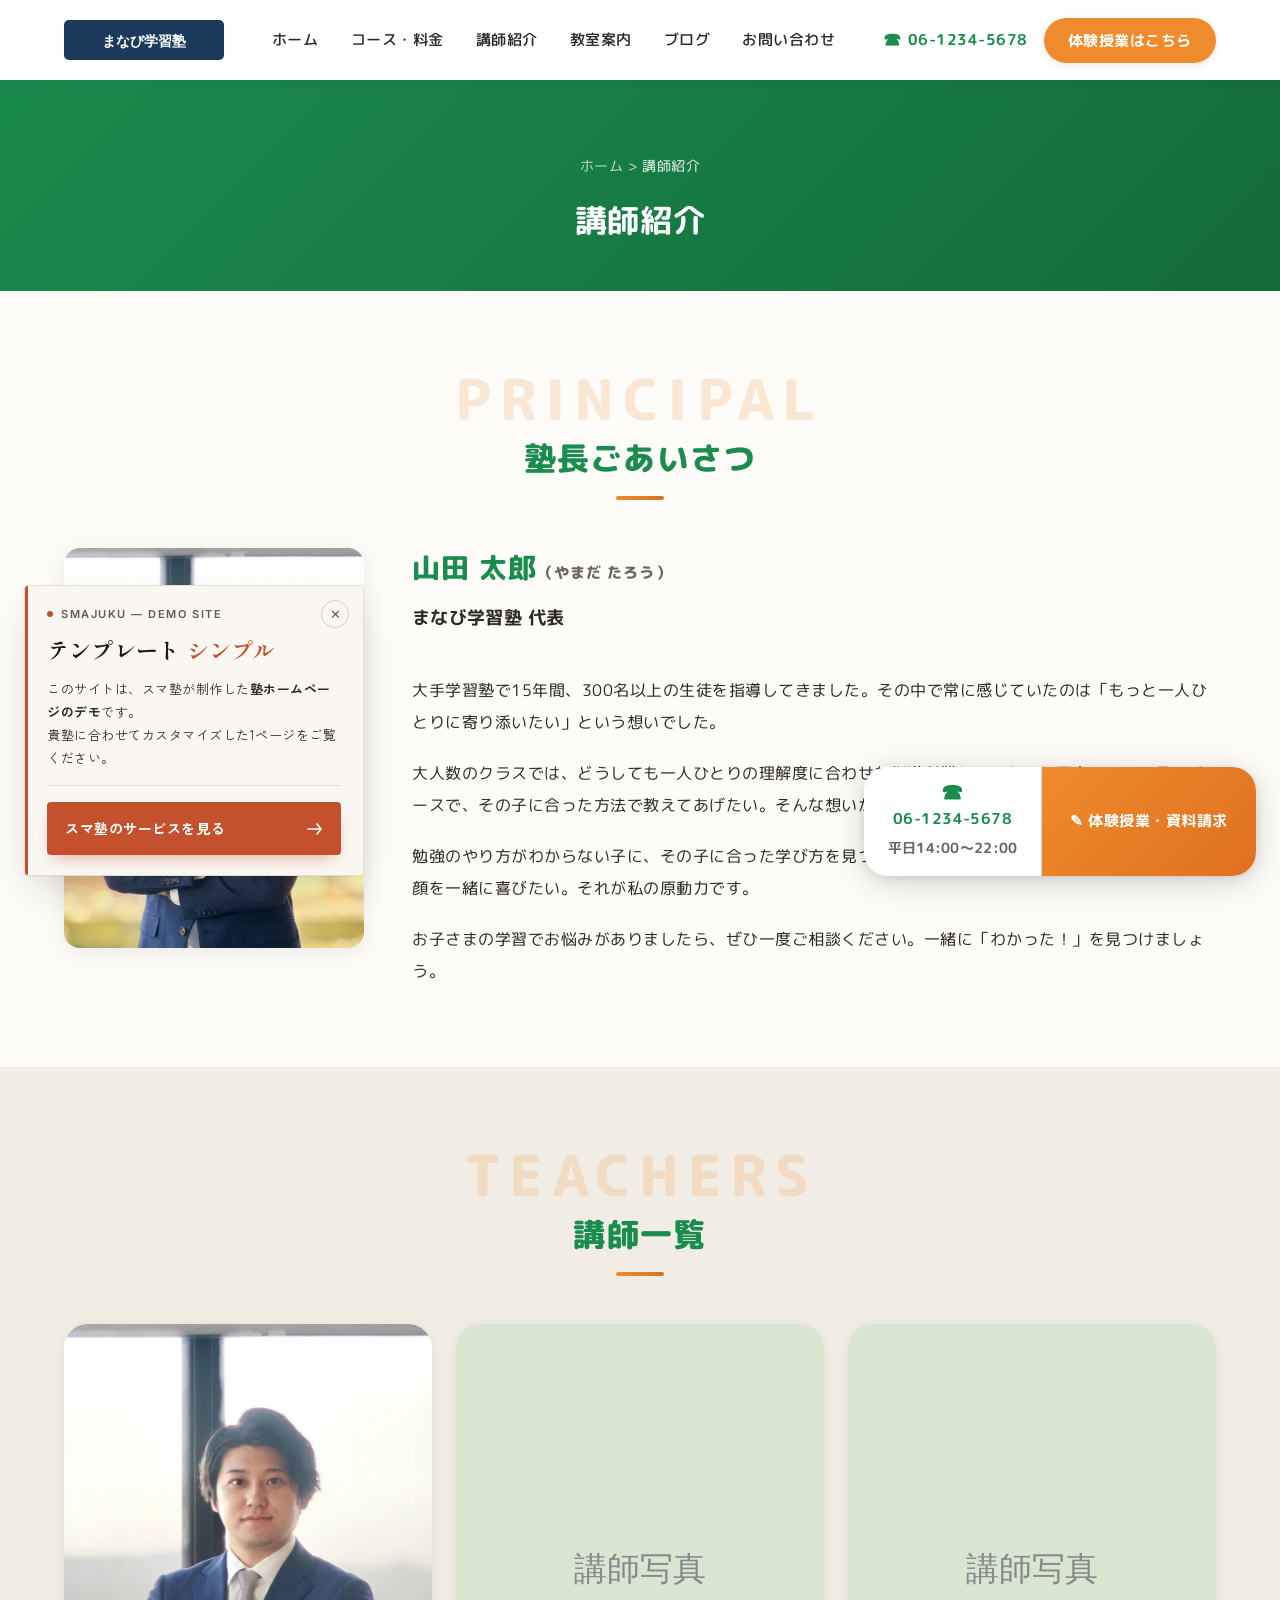
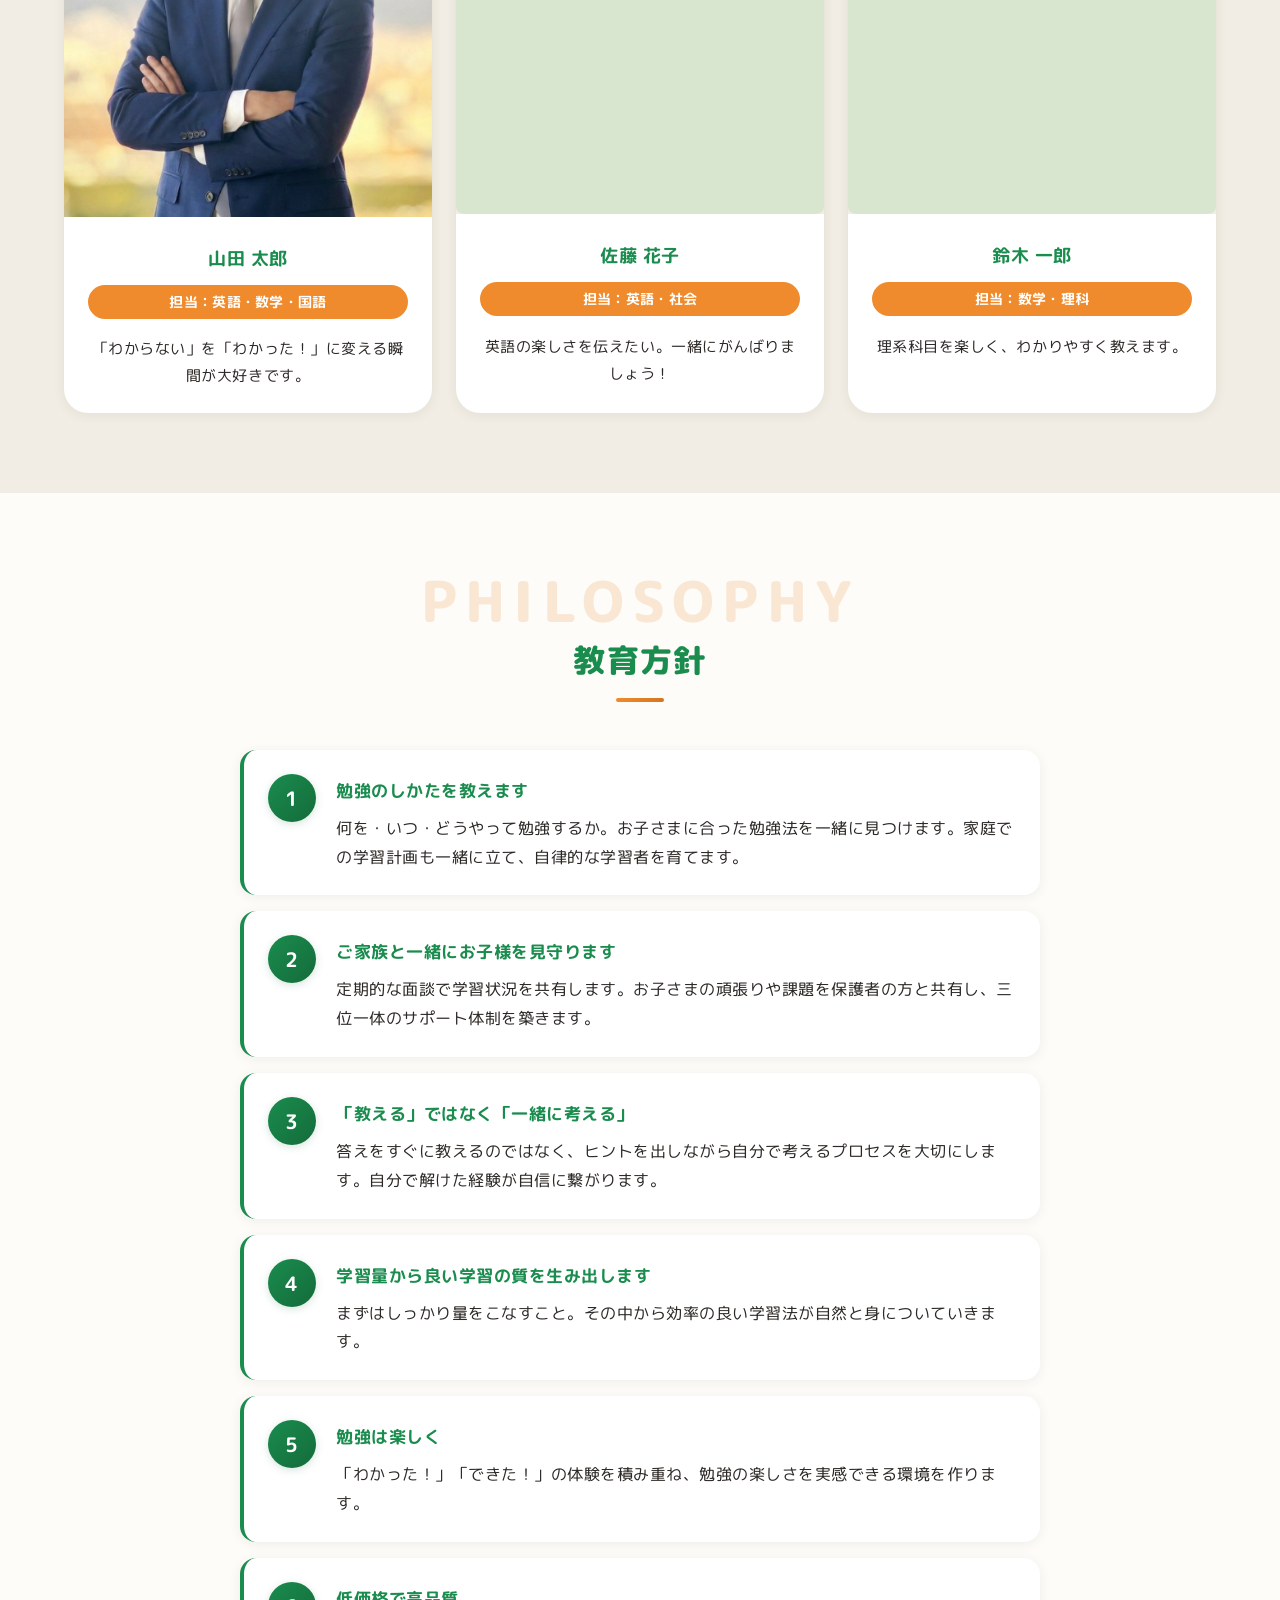
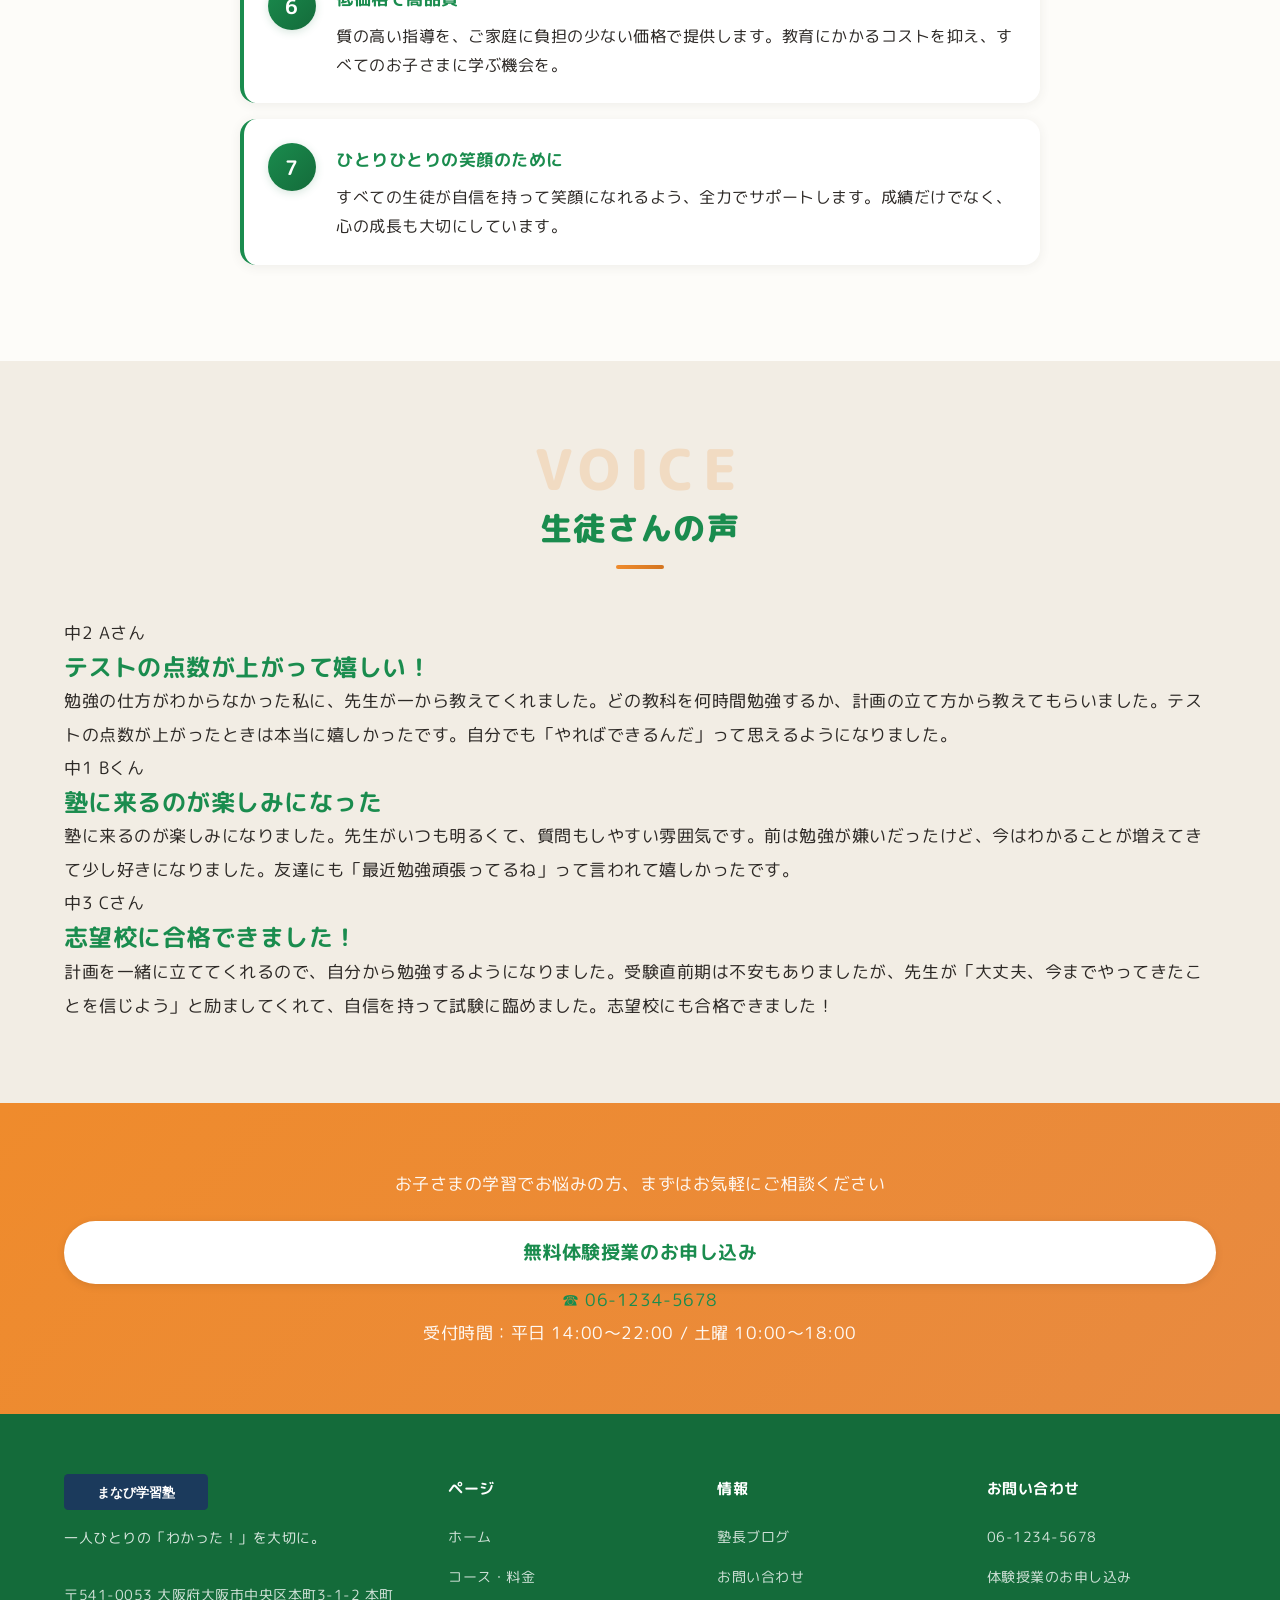
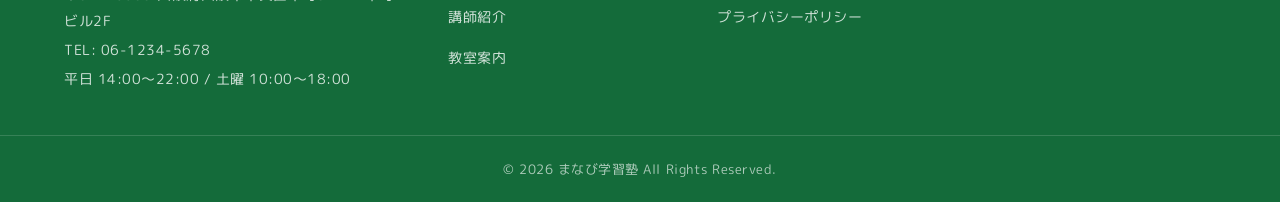
<file: teachers/index.html>
<!DOCTYPE html>
<html lang="ja">
<head>
  <meta charset="UTF-8">
  <meta name="viewport" content="width=device-width, initial-scale=1.0">
  <title>講師紹介｜まなび学習塾</title>
  <meta name="description" content="まなび学習塾の講師紹介。塾長プロフィール・教育方針・生徒さんの声をご紹介します。">
  <meta property="og:title" content="講師紹介｜まなび学習塾">
  <meta property="og:description" content="塾長プロフィール・教育方針・生徒さんの声をご紹介。">
  <meta property="og:type" content="website">
  <meta property="og:url" content="https://example.com/teachers/">
  <meta property="og:image" content="https://example.com/images/og-image.jpg">
  <link rel="icon" href="../favicon.svg" type="image/svg+xml">
  <link rel="preconnect" href="https://fonts.googleapis.com">
  <link rel="preconnect" href="https://fonts.gstatic.com" crossorigin>
  <link href="https://fonts.googleapis.com/css2?family=M+PLUS+Rounded+1c:wght@400;500;700;800&display=swap" rel="stylesheet">
  <link href="https://fonts.googleapis.com/css2?family=Noto+Sans+JP:wght@400;500;700&display=swap" rel="stylesheet">
  <link rel="stylesheet" href="../css/reset.css">
  <link rel="stylesheet" href="../css/global.css">
  <link rel="stylesheet" href="../css/components.css">
  <link rel="stylesheet" href="../css/header.css">
  <link rel="stylesheet" href="../css/footer.css">
  <link rel="stylesheet" href="../css/cta-bar.css">
  <link rel="stylesheet" href="../css/pages/teachers.css">
</head>
<body class="has-header has-cta-bar">

  <!-- ヘッダー -->
  <header class="header">
    <div class="header__inner">
      <div class="header__logo"><a href="../"><img src="../images/logo.svg" alt="まなび学習塾" width="200" height="50"></a></div>
      <nav class="header__nav" aria-label="メインナビゲーション">
        <a href="../" class="header__nav-link">ホーム</a><a href="../courses/" class="header__nav-link">コース・料金</a>
        <a href="../teachers/" class="header__nav-link">講師紹介</a><a href="../access/" class="header__nav-link">教室案内</a>
        <a href="../blog/" class="header__nav-link">ブログ</a><a href="../contact/" class="header__nav-link">お問い合わせ</a>
      </nav>
      <div class="header__actions">
        <a href="tel:06-1234-5678" class="header__phone"><span class="header__phone-icon">&#9742;</span>06-1234-5678</a>
        <a href="../contact/" class="btn btn--primary header__cta">体験授業はこちら</a>
      </div>
      <button class="hamburger" aria-label="メニューを開く" aria-expanded="false">
        <span class="hamburger__line"></span><span class="hamburger__line"></span><span class="hamburger__line"></span>
      </button>
    </div>
  </header>
  <nav class="mobile-menu" aria-label="モバイルナビゲーション">
    <a href="../" class="mobile-menu__link">ホーム</a><a href="../courses/" class="mobile-menu__link">コース・料金</a>
    <a href="../teachers/" class="mobile-menu__link">講師紹介</a><a href="../access/" class="mobile-menu__link">教室案内</a>
    <a href="../blog/" class="mobile-menu__link">ブログ</a><a href="../contact/" class="mobile-menu__link">お問い合わせ</a>
    <a href="tel:06-1234-5678" class="mobile-menu__phone"><span>&#9742;</span> 06-1234-5678</a>
    <a href="../contact/" class="btn btn--primary btn--block mobile-menu__cta">体験授業を申し込む</a>
  </nav>

  <main>
    <div class="page-header">
      <div class="container">
        <p class="page-header__breadcrumb"><a href="../">ホーム</a> &gt; 講師紹介</p>
        <h1 class="page-header__title">講師紹介</h1>
      </div>
    </div>

    <!-- 塾長プロフィール -->
    <section class="section">
      <div class="container">
        <div class="section-title">
          <span class="section-title__label">Principal</span>
          <h2 class="section-title__heading">塾長ごあいさつ</h2>
        </div>
        <!-- ★差替え：塾長情報 -->
        <div class="principal">
          <div class="principal__photo">
            <img src="../images/teacher-01.jpg" alt="塾長 山田太郎" width="400" height="533">
          </div>
          <div class="principal__content">
            <h3 class="principal__name">山田 太郎<small>（やまだ たろう）</small></h3>
            <p class="principal__role">まなび学習塾 代表</p>
            <div class="principal__bio">
              <p>大手学習塾で15年間、300名以上の生徒を指導してきました。その中で常に感じていたのは「もっと一人ひとりに寄り添いたい」という想いでした。</p>
              <p>大人数のクラスでは、どうしても一人ひとりの理解度に合わせた指導が難しい。もっと丁寧に、その子のペースで、その子に合った方法で教えてあげたい。そんな想いから独立し、まなび学習塾を開校しました。</p>
              <p>勉強のやり方がわからない子に、その子に合った学び方を見つけてあげたい。そして「できた！」という笑顔を一緒に喜びたい。それが私の原動力です。</p>
              <p>お子さまの学習でお悩みがありましたら、ぜひ一度ご相談ください。一緒に「わかった！」を見つけましょう。</p>
            </div>
          </div>
        </div>
      </div>
    </section>

    <!-- 講師一覧 -->
    <section class="section section--bg">
      <div class="container">
        <div class="section-title">
          <span class="section-title__label">Teachers</span>
          <h2 class="section-title__heading">講師一覧</h2>
        </div>
        <!-- ★差替え：講師情報 -->
        <div class="grid grid--3">
          <div class="teacher-card">
            <div class="teacher-card__photo">
              <img src="../images/teacher-01.jpg" alt="山田太郎" width="400" height="533">
            </div>
            <div class="teacher-card__body">
              <p class="teacher-card__name">山田 太郎</p>
              <p class="teacher-card__subject">担当：英語・数学・国語</p>
              <p class="teacher-card__message">「わからない」を「わかった！」に変える瞬間が大好きです。</p>
            </div>
          </div>
          <div class="teacher-card">
            <div class="teacher-card__photo">
              <img src="../images/teacher-02.svg" alt="講師" width="400" height="533">
            </div>
            <div class="teacher-card__body">
              <p class="teacher-card__name">佐藤 花子</p>
              <p class="teacher-card__subject">担当：英語・社会</p>
              <p class="teacher-card__message">英語の楽しさを伝えたい。一緒にがんばりましょう！</p>
            </div>
          </div>
          <div class="teacher-card">
            <div class="teacher-card__photo">
              <img src="../images/teacher-02.svg" alt="講師" width="400" height="533">
            </div>
            <div class="teacher-card__body">
              <p class="teacher-card__name">鈴木 一郎</p>
              <p class="teacher-card__subject">担当：数学・理科</p>
              <p class="teacher-card__message">理系科目を楽しく、わかりやすく教えます。</p>
            </div>
          </div>
        </div>
      </div>
    </section>

    <!-- 教育方針 -->
    <section class="section" id="philosophy">
      <div class="container">
        <div class="section-title">
          <span class="section-title__label">Philosophy</span>
          <h2 class="section-title__heading">教育方針</h2>
        </div>
        <!-- ★差替え：教育方針 -->
        <div class="promise-list">
          <div class="promise-item">
            <span class="promise-item__number">1</span>
            <div class="promise-item__content">
              <p class="promise-item__title">勉強のしかたを教えます</p>
              <p class="promise-item__text">何を・いつ・どうやって勉強するか。お子さまに合った勉強法を一緒に見つけます。家庭での学習計画も一緒に立て、自律的な学習者を育てます。</p>
            </div>
          </div>
          <div class="promise-item">
            <span class="promise-item__number">2</span>
            <div class="promise-item__content">
              <p class="promise-item__title">ご家族と一緒にお子様を見守ります</p>
              <p class="promise-item__text">定期的な面談で学習状況を共有します。お子さまの頑張りや課題を保護者の方と共有し、三位一体のサポート体制を築きます。</p>
            </div>
          </div>
          <div class="promise-item">
            <span class="promise-item__number">3</span>
            <div class="promise-item__content">
              <p class="promise-item__title">「教える」ではなく「一緒に考える」</p>
              <p class="promise-item__text">答えをすぐに教えるのではなく、ヒントを出しながら自分で考えるプロセスを大切にします。自分で解けた経験が自信に繋がります。</p>
            </div>
          </div>
          <div class="promise-item">
            <span class="promise-item__number">4</span>
            <div class="promise-item__content">
              <p class="promise-item__title">学習量から良い学習の質を生み出します</p>
              <p class="promise-item__text">まずはしっかり量をこなすこと。その中から効率の良い学習法が自然と身についていきます。</p>
            </div>
          </div>
          <div class="promise-item">
            <span class="promise-item__number">5</span>
            <div class="promise-item__content">
              <p class="promise-item__title">勉強は楽しく</p>
              <p class="promise-item__text">「わかった！」「できた！」の体験を積み重ね、勉強の楽しさを実感できる環境を作ります。</p>
            </div>
          </div>
          <div class="promise-item">
            <span class="promise-item__number">6</span>
            <div class="promise-item__content">
              <p class="promise-item__title">低価格で高品質</p>
              <p class="promise-item__text">質の高い指導を、ご家庭に負担の少ない価格で提供します。教育にかかるコストを抑え、すべてのお子さまに学ぶ機会を。</p>
            </div>
          </div>
          <div class="promise-item">
            <span class="promise-item__number">7</span>
            <div class="promise-item__content">
              <p class="promise-item__title">ひとりひとりの笑顔のために</p>
              <p class="promise-item__text">すべての生徒が自信を持って笑顔になれるよう、全力でサポートします。成績だけでなく、心の成長も大切にしています。</p>
            </div>
          </div>
        </div>
      </div>
    </section>

    <!-- 生徒の声 -->
    <section class="section section--bg" id="voice">
      <div class="container">
        <div class="section-title">
          <span class="section-title__label">Voice</span>
          <h2 class="section-title__heading">生徒さんの声</h2>
        </div>
        <!-- ★差替え：生徒の声 -->
        <div class="voice-list">
          <div class="voice-item">
            <div class="voice-item__header">
              <span class="voice-item__grade">中2 Aさん</span>
            </div>
            <h3 class="voice-item__title">テストの点数が上がって嬉しい！</h3>
            <p class="voice-item__text">勉強の仕方がわからなかった私に、先生が一から教えてくれました。どの教科を何時間勉強するか、計画の立て方から教えてもらいました。テストの点数が上がったときは本当に嬉しかったです。自分でも「やればできるんだ」って思えるようになりました。</p>
          </div>
          <div class="voice-item">
            <div class="voice-item__header">
              <span class="voice-item__grade">中1 Bくん</span>
            </div>
            <h3 class="voice-item__title">塾に来るのが楽しみになった</h3>
            <p class="voice-item__text">塾に来るのが楽しみになりました。先生がいつも明るくて、質問もしやすい雰囲気です。前は勉強が嫌いだったけど、今はわかることが増えてきて少し好きになりました。友達にも「最近勉強頑張ってるね」って言われて嬉しかったです。</p>
          </div>
          <div class="voice-item">
            <div class="voice-item__header">
              <span class="voice-item__grade">中3 Cさん</span>
            </div>
            <h3 class="voice-item__title">志望校に合格できました！</h3>
            <p class="voice-item__text">計画を一緒に立ててくれるので、自分から勉強するようになりました。受験直前期は不安もありましたが、先生が「大丈夫、今までやってきたことを信じよう」と励ましてくれて、自信を持って試験に臨めました。志望校にも合格できました！</p>
          </div>
        </div>
      </div>
    </section>

    <!-- CTA -->
    <section class="contact-cta">
      <div class="container">
        <p class="contact-cta__lead">お子さまの学習でお悩みの方、まずはお気軽にご相談ください</p>
        <div class="contact-cta__columns">
          <div class="contact-cta__column">
            <a href="../contact/" class="btn btn--white btn--lg btn--block">無料体験授業のお申し込み</a>
          </div>
          <div class="contact-cta__column">
            <a href="tel:06-1234-5678" class="contact-cta__phone-number">&#9742; 06-1234-5678</a>
            <p class="contact-cta__phone-time">受付時間：平日 14:00〜22:00 / 土曜 10:00〜18:00</p>
          </div>
        </div>
      </div>
    </section>
  </main>

  <!-- フッター -->
  <footer class="footer">
    <div class="footer__inner">
      <div class="footer__brand">
        <div class="footer__logo"><img src="../images/logo.svg" alt="まなび学習塾" width="200" height="50"></div>
        <p class="footer__catchcopy">一人ひとりの「わかった！」を大切に。</p>
        <dl class="footer__info">
          <dt>住所</dt><dd>〒541-0053 大阪府大阪市中央区本町3-1-2 本町ビル2F</dd>
          <dt>電話番号</dt><dd>TEL: 06-1234-5678</dd>
          <dt>営業時間</dt><dd>平日 14:00〜22:00 / 土曜 10:00〜18:00</dd>
        </dl>
      </div>
      <div><p class="footer__nav-title">ページ</p><ul class="footer__nav-list"><li><a href="../">ホーム</a></li><li><a href="../courses/">コース・料金</a></li><li><a href="../teachers/">講師紹介</a></li><li><a href="../access/">教室案内</a></li></ul></div>
      <div><p class="footer__nav-title">情報</p><ul class="footer__nav-list"><li><a href="../blog/">塾長ブログ</a></li><li><a href="../contact/">お問い合わせ</a></li><li><a href="#">プライバシーポリシー</a></li></ul></div>
      <div><p class="footer__nav-title">お問い合わせ</p><ul class="footer__nav-list"><li><a href="tel:06-1234-5678">06-1234-5678</a></li><li><a href="../contact/">体験授業のお申し込み</a></li></ul></div>
    </div>
    <div class="footer__bottom"><p class="footer__copyright">&copy; 2026 まなび学習塾 All Rights Reserved.</p></div>
  </footer>

  <div class="cta-bar"><div class="cta-bar__inner">
    <a href="tel:06-1234-5678" class="cta-bar__phone"><span class="cta-bar__phone-icon">&#9742;</span><span class="cta-bar__phone-number">06-1234-5678</span><span class="cta-bar__phone-time">平日14:00〜22:00</span></a>
    <a href="../contact/" class="cta-bar__button">&#9998; 体験授業・資料請求</a>
  </div></div>
  <script src="../js/main.js"></script>

<script>window.SMAJUKU_TEMPLATE = "シンプル";</script>
<script src="../js/sma-juku-badge.js"></script>
</body>
</html>
</file>
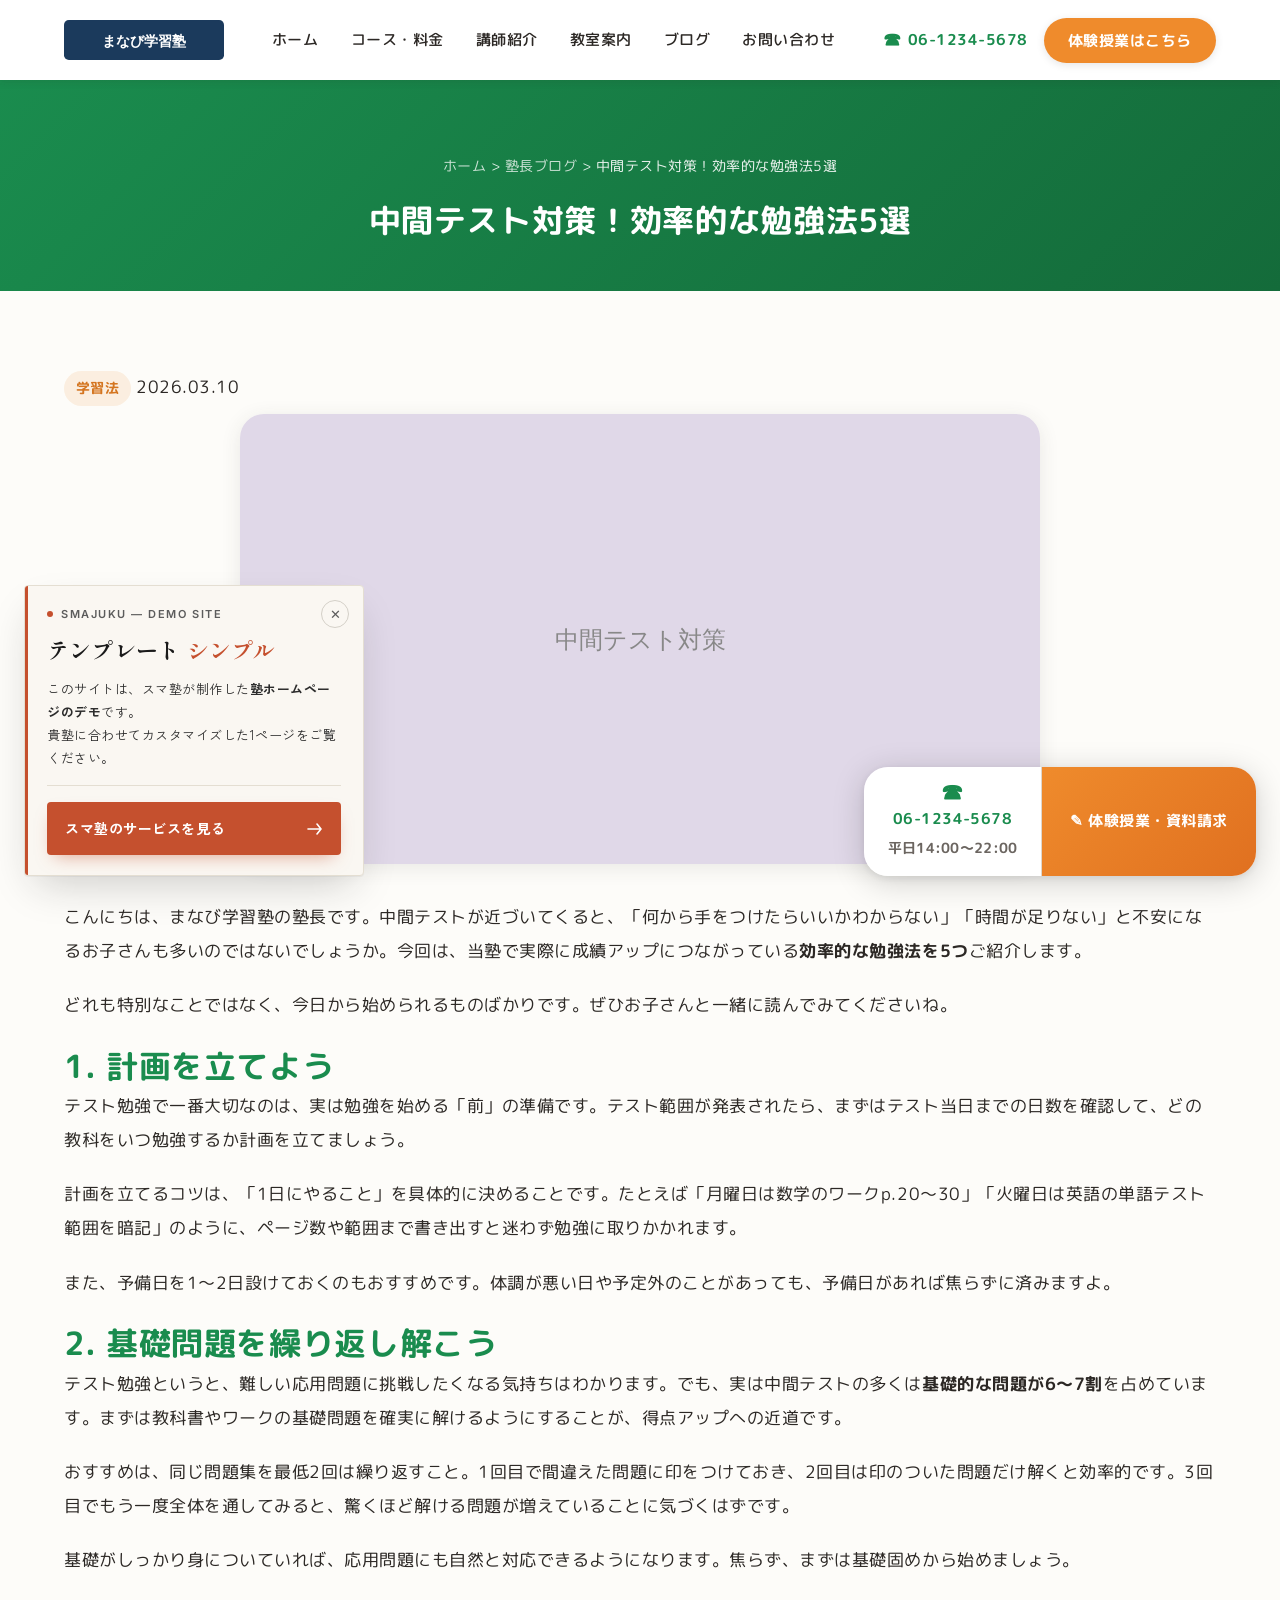
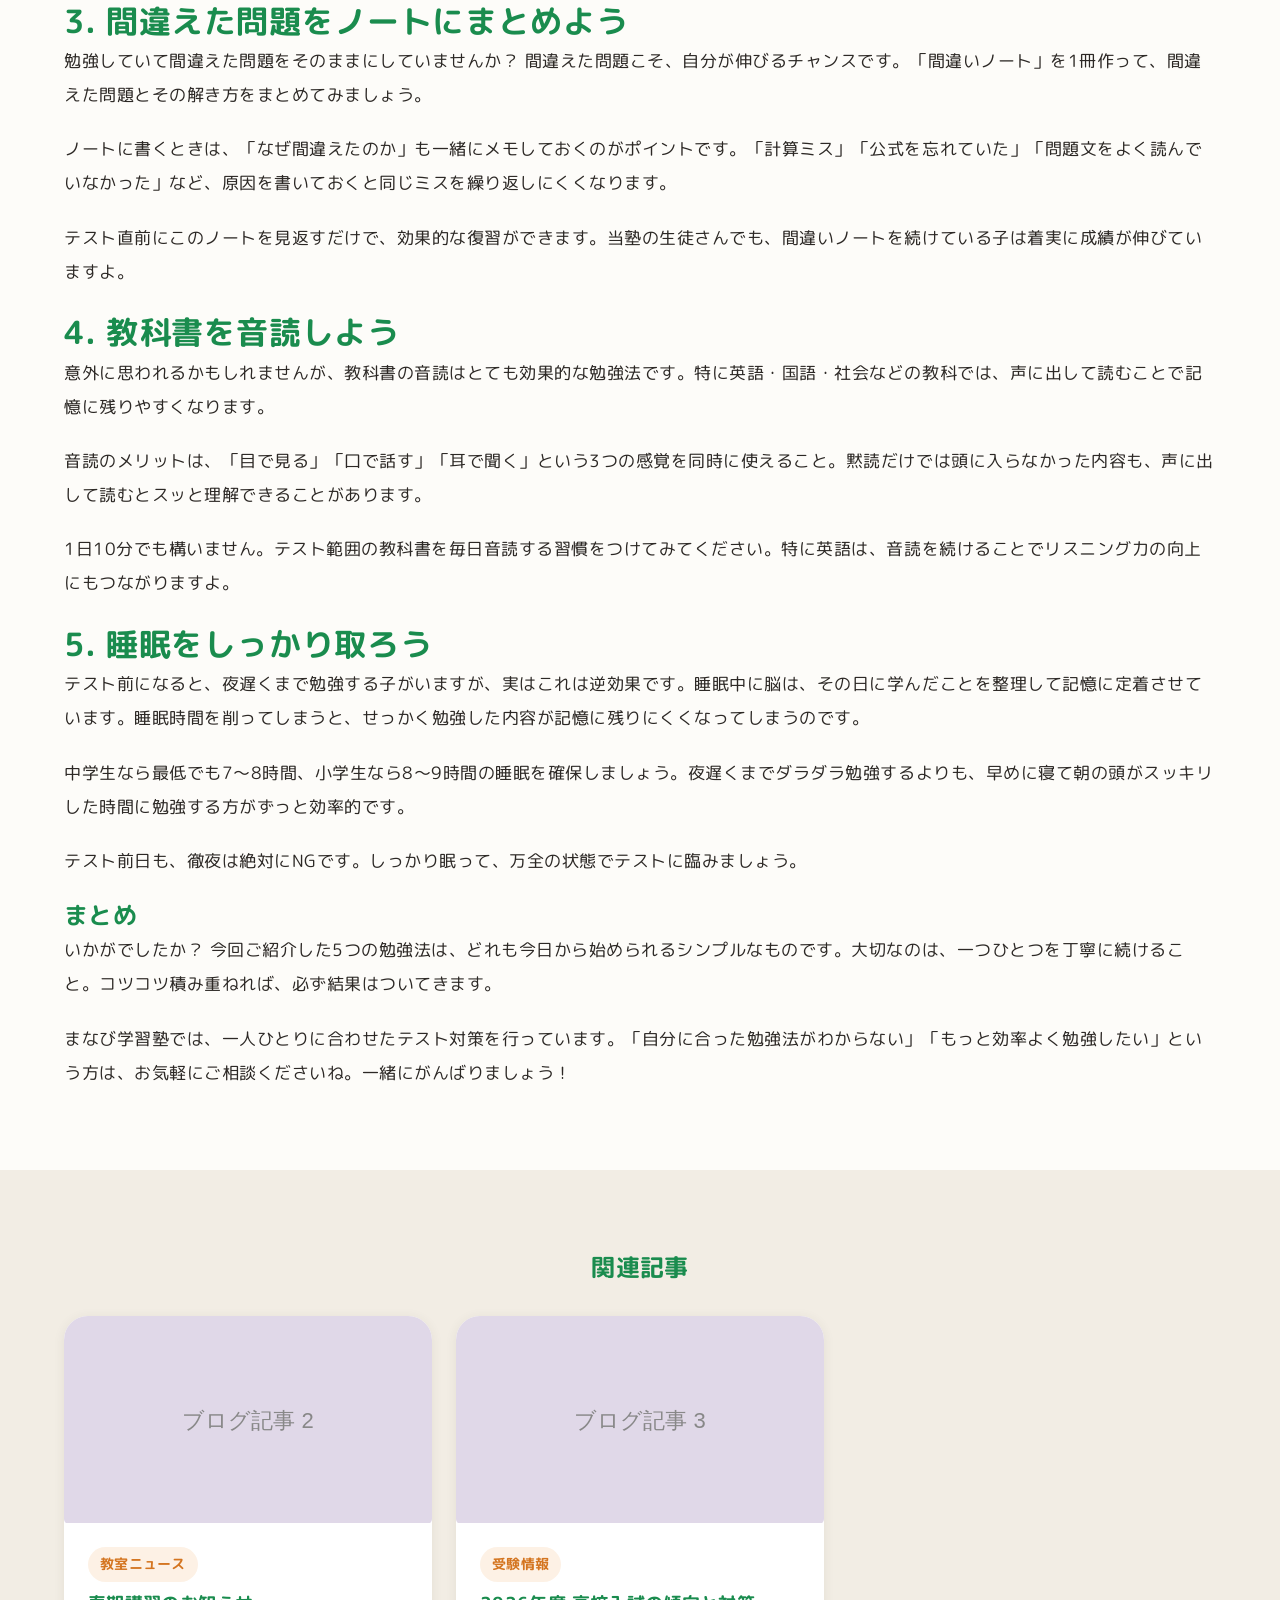
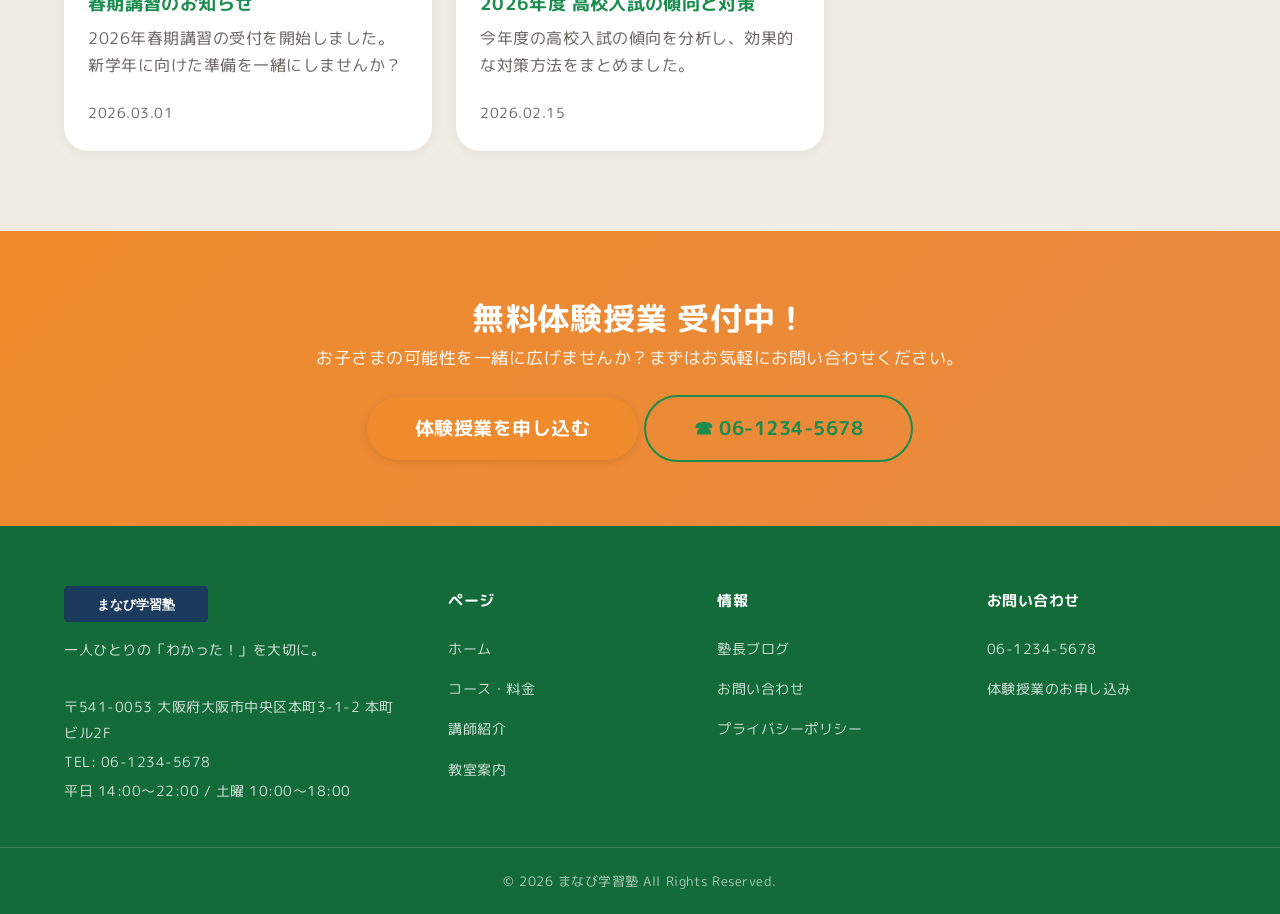
<file: blog/article-01.html>
<!DOCTYPE html>
<html lang="ja">
<head>
  <meta charset="UTF-8">
  <meta name="viewport" content="width=device-width, initial-scale=1.0">
  <title>中間テスト対策！効率的な勉強法5選｜まなび学習塾</title>
  <meta name="description" content="中間テストに向けた効率的な勉強法を5つご紹介。計画の立て方から睡眠の大切さまで、塾長が丁寧に解説します。">
  <meta property="og:title" content="中間テスト対策！効率的な勉強法5選｜まなび学習塾">
  <meta property="og:description" content="中間テストに向けた効率的な勉強法を5つご紹介します。">
  <meta property="og:type" content="article">
  <meta property="og:url" content="https://example.com/blog/article-01.html">
  <meta property="og:image" content="https://example.com/images/blog-thumb-01.svg">
  <link rel="icon" href="../favicon.svg" type="image/svg+xml">
  <link rel="preconnect" href="https://fonts.googleapis.com">
  <link rel="preconnect" href="https://fonts.gstatic.com" crossorigin>
  <link href="https://fonts.googleapis.com/css2?family=M+PLUS+Rounded+1c:wght@400;500;700;800&display=swap" rel="stylesheet">
  <link href="https://fonts.googleapis.com/css2?family=Noto+Sans+JP:wght@400;500;700&display=swap" rel="stylesheet">
  <link rel="stylesheet" href="../css/reset.css">
  <link rel="stylesheet" href="../css/global.css">
  <link rel="stylesheet" href="../css/components.css">
  <link rel="stylesheet" href="../css/header.css">
  <link rel="stylesheet" href="../css/footer.css">
  <link rel="stylesheet" href="../css/cta-bar.css">
  <link rel="stylesheet" href="../css/pages/blog.css">
</head>
<body class="has-header has-cta-bar">

  <!-- ヘッダー -->
  <header class="header">
    <div class="header__inner">
      <div class="header__logo"><a href="../"><img src="../images/logo.svg" alt="まなび学習塾" width="200" height="50"></a></div>
      <nav class="header__nav" aria-label="メインナビゲーション">
        <a href="../" class="header__nav-link">ホーム</a><a href="../courses/" class="header__nav-link">コース・料金</a>
        <a href="../teachers/" class="header__nav-link">講師紹介</a><a href="../access/" class="header__nav-link">教室案内</a>
        <a href="../blog/" class="header__nav-link">ブログ</a><a href="../contact/" class="header__nav-link">お問い合わせ</a>
      </nav>
      <div class="header__actions">
        <a href="tel:06-1234-5678" class="header__phone"><span class="header__phone-icon">&#9742;</span>06-1234-5678</a>
        <a href="../contact/" class="btn btn--primary header__cta">体験授業はこちら</a>
      </div>
      <button class="hamburger" aria-label="メニューを開く" aria-expanded="false">
        <span class="hamburger__line"></span><span class="hamburger__line"></span><span class="hamburger__line"></span>
      </button>
    </div>
  </header>
  <nav class="mobile-menu" aria-label="モバイルナビゲーション">
    <a href="../" class="mobile-menu__link">ホーム</a><a href="../courses/" class="mobile-menu__link">コース・料金</a>
    <a href="../teachers/" class="mobile-menu__link">講師紹介</a><a href="../access/" class="mobile-menu__link">教室案内</a>
    <a href="../blog/" class="mobile-menu__link">ブログ</a><a href="../contact/" class="mobile-menu__link">お問い合わせ</a>
    <a href="tel:06-1234-5678" class="mobile-menu__phone"><span>&#9742;</span> 06-1234-5678</a>
    <a href="../contact/" class="btn btn--primary btn--block mobile-menu__cta">体験授業を申し込む</a>
  </nav>

  <main>
    <div class="page-header">
      <div class="container">
        <p class="page-header__breadcrumb"><a href="../">ホーム</a> &gt; <a href="./">塾長ブログ</a> &gt; 中間テスト対策！効率的な勉強法5選</p>
        <h1 class="page-header__title">中間テスト対策！効率的な勉強法5選</h1>
      </div>
    </div>

    <article class="article section">
      <div class="container">
        <div class="article__header">
          <span class="card__tag">学習法</span>
          <time class="article__date">2026.03.10</time>
        </div>
        <!-- ★差替え：アイキャッチ画像 -->
        <div class="article__eyecatch">
          <img src="../images/blog-eyecatch-01.svg" alt="中間テスト対策！効率的な勉強法5選" width="800" height="450" loading="lazy">
        </div>
        <div class="article__body">
          <p>こんにちは、まなび学習塾の塾長です。中間テストが近づいてくると、「何から手をつけたらいいかわからない」「時間が足りない」と不安になるお子さんも多いのではないでしょうか。今回は、当塾で実際に成績アップにつながっている<strong>効率的な勉強法を5つ</strong>ご紹介します。</p>
          <p>どれも特別なことではなく、今日から始められるものばかりです。ぜひお子さんと一緒に読んでみてくださいね。</p>

          <h2>1. 計画を立てよう</h2>
          <p>テスト勉強で一番大切なのは、実は勉強を始める「前」の準備です。テスト範囲が発表されたら、まずはテスト当日までの日数を確認して、どの教科をいつ勉強するか計画を立てましょう。</p>
          <p>計画を立てるコツは、「1日にやること」を具体的に決めることです。たとえば「月曜日は数学のワークp.20〜30」「火曜日は英語の単語テスト範囲を暗記」のように、ページ数や範囲まで書き出すと迷わず勉強に取りかかれます。</p>
          <p>また、予備日を1〜2日設けておくのもおすすめです。体調が悪い日や予定外のことがあっても、予備日があれば焦らずに済みますよ。</p>

          <h2>2. 基礎問題を繰り返し解こう</h2>
          <p>テスト勉強というと、難しい応用問題に挑戦したくなる気持ちはわかります。でも、実は中間テストの多くは<strong>基礎的な問題が6〜7割</strong>を占めています。まずは教科書やワークの基礎問題を確実に解けるようにすることが、得点アップへの近道です。</p>
          <p>おすすめは、同じ問題集を最低2回は繰り返すこと。1回目で間違えた問題に印をつけておき、2回目は印のついた問題だけ解くと効率的です。3回目でもう一度全体を通してみると、驚くほど解ける問題が増えていることに気づくはずです。</p>
          <p>基礎がしっかり身についていれば、応用問題にも自然と対応できるようになります。焦らず、まずは基礎固めから始めましょう。</p>

          <h2>3. 間違えた問題をノートにまとめよう</h2>
          <p>勉強していて間違えた問題をそのままにしていませんか？ 間違えた問題こそ、自分が伸びるチャンスです。「間違いノート」を1冊作って、間違えた問題とその解き方をまとめてみましょう。</p>
          <p>ノートに書くときは、「なぜ間違えたのか」も一緒にメモしておくのがポイントです。「計算ミス」「公式を忘れていた」「問題文をよく読んでいなかった」など、原因を書いておくと同じミスを繰り返しにくくなります。</p>
          <p>テスト直前にこのノートを見返すだけで、効果的な復習ができます。当塾の生徒さんでも、間違いノートを続けている子は着実に成績が伸びていますよ。</p>

          <h2>4. 教科書を音読しよう</h2>
          <p>意外に思われるかもしれませんが、教科書の音読はとても効果的な勉強法です。特に英語・国語・社会などの教科では、声に出して読むことで記憶に残りやすくなります。</p>
          <p>音読のメリットは、「目で見る」「口で話す」「耳で聞く」という3つの感覚を同時に使えること。黙読だけでは頭に入らなかった内容も、声に出して読むとスッと理解できることがあります。</p>
          <p>1日10分でも構いません。テスト範囲の教科書を毎日音読する習慣をつけてみてください。特に英語は、音読を続けることでリスニング力の向上にもつながりますよ。</p>

          <h2>5. 睡眠をしっかり取ろう</h2>
          <p>テスト前になると、夜遅くまで勉強する子がいますが、実はこれは逆効果です。睡眠中に脳は、その日に学んだことを整理して記憶に定着させています。睡眠時間を削ってしまうと、せっかく勉強した内容が記憶に残りにくくなってしまうのです。</p>
          <p>中学生なら最低でも7〜8時間、小学生なら8〜9時間の睡眠を確保しましょう。夜遅くまでダラダラ勉強するよりも、早めに寝て朝の頭がスッキリした時間に勉強する方がずっと効率的です。</p>
          <p>テスト前日も、徹夜は絶対にNGです。しっかり眠って、万全の状態でテストに臨みましょう。</p>

          <h3>まとめ</h3>
          <p>いかがでしたか？ 今回ご紹介した5つの勉強法は、どれも今日から始められるシンプルなものです。大切なのは、一つひとつを丁寧に続けること。コツコツ積み重ねれば、必ず結果はついてきます。</p>
          <p>まなび学習塾では、一人ひとりに合わせたテスト対策を行っています。「自分に合った勉強法がわからない」「もっと効率よく勉強したい」という方は、お気軽にご相談くださいね。一緒にがんばりましょう！</p>
        </div>
      </div>
    </article>

    <!-- 関連記事 -->
    <section class="section section--bg">
      <div class="container">
        <h2 style="text-align:center;margin-bottom:2rem;font-size:1.5rem;">関連記事</h2>
        <div class="grid grid--3">
          <a href="article-02.html" class="card">
            <img src="../images/blog-thumb-02.svg" alt="春期講習" class="card__image" width="600" height="338">
            <div class="card__body">
              <span class="card__tag">教室ニュース</span>
              <h3 class="card__title">春期講習のお知らせ</h3>
              <p class="card__text">2026年春期講習の受付を開始しました。新学年に向けた準備を一緒にしませんか？</p>
              <p class="card__date">2026.03.01</p>
            </div>
          </a>
          <a href="article-03.html" class="card">
            <img src="../images/blog-thumb-03.svg" alt="高校入試" class="card__image" width="600" height="338">
            <div class="card__body">
              <span class="card__tag">受験情報</span>
              <h3 class="card__title">2026年度 高校入試の傾向と対策</h3>
              <p class="card__text">今年度の高校入試の傾向を分析し、効果的な対策方法をまとめました。</p>
              <p class="card__date">2026.02.15</p>
            </div>
          </a>
        </div>
      </div>
    </section>

    <!-- CTA -->
    <section class="contact-cta">
      <div class="container">
        <h2 class="contact-cta__title">無料体験授業 受付中！</h2>
        <p class="contact-cta__text">お子さまの可能性を一緒に広げませんか？まずはお気軽にお問い合わせください。</p>
        <div class="contact-cta__actions">
          <a href="../contact/" class="btn btn--primary btn--lg">体験授業を申し込む</a>
          <a href="tel:06-1234-5678" class="btn btn--outline btn--lg">&#9742; 06-1234-5678</a>
        </div>
      </div>
    </section>
  </main>

  <!-- フッター -->
  <footer class="footer">
    <div class="footer__inner">
      <div class="footer__brand">
        <div class="footer__logo"><img src="../images/logo.svg" alt="まなび学習塾" width="200" height="50"></div>
        <p class="footer__catchcopy">一人ひとりの「わかった！」を大切に。</p>
        <dl class="footer__info"><dt>住所</dt><dd>〒541-0053 大阪府大阪市中央区本町3-1-2 本町ビル2F</dd><dt>電話番号</dt><dd>TEL: 06-1234-5678</dd><dt>営業時間</dt><dd>平日 14:00〜22:00 / 土曜 10:00〜18:00</dd></dl>
      </div>
      <div><p class="footer__nav-title">ページ</p><ul class="footer__nav-list"><li><a href="../">ホーム</a></li><li><a href="../courses/">コース・料金</a></li><li><a href="../teachers/">講師紹介</a></li><li><a href="../access/">教室案内</a></li></ul></div>
      <div><p class="footer__nav-title">情報</p><ul class="footer__nav-list"><li><a href="../blog/">塾長ブログ</a></li><li><a href="../contact/">お問い合わせ</a></li><li><a href="#">プライバシーポリシー</a></li></ul></div>
      <div><p class="footer__nav-title">お問い合わせ</p><ul class="footer__nav-list"><li><a href="tel:06-1234-5678">06-1234-5678</a></li><li><a href="../contact/">体験授業のお申し込み</a></li></ul></div>
    </div>
    <div class="footer__bottom"><p class="footer__copyright">&copy; 2026 まなび学習塾 All Rights Reserved.</p></div>
  </footer>
  <div class="cta-bar"><div class="cta-bar__inner">
    <a href="tel:06-1234-5678" class="cta-bar__phone"><span class="cta-bar__phone-icon">&#9742;</span><span class="cta-bar__phone-number">06-1234-5678</span><span class="cta-bar__phone-time">平日14:00〜22:00</span></a>
    <a href="../contact/" class="cta-bar__button">&#9998; 体験授業・資料請求</a>
  </div></div>
  <script src="../js/main.js"></script>

<script>window.SMAJUKU_TEMPLATE = "シンプル";</script>
<script src="../js/sma-juku-badge.js"></script>
</body>
</html>
</file>
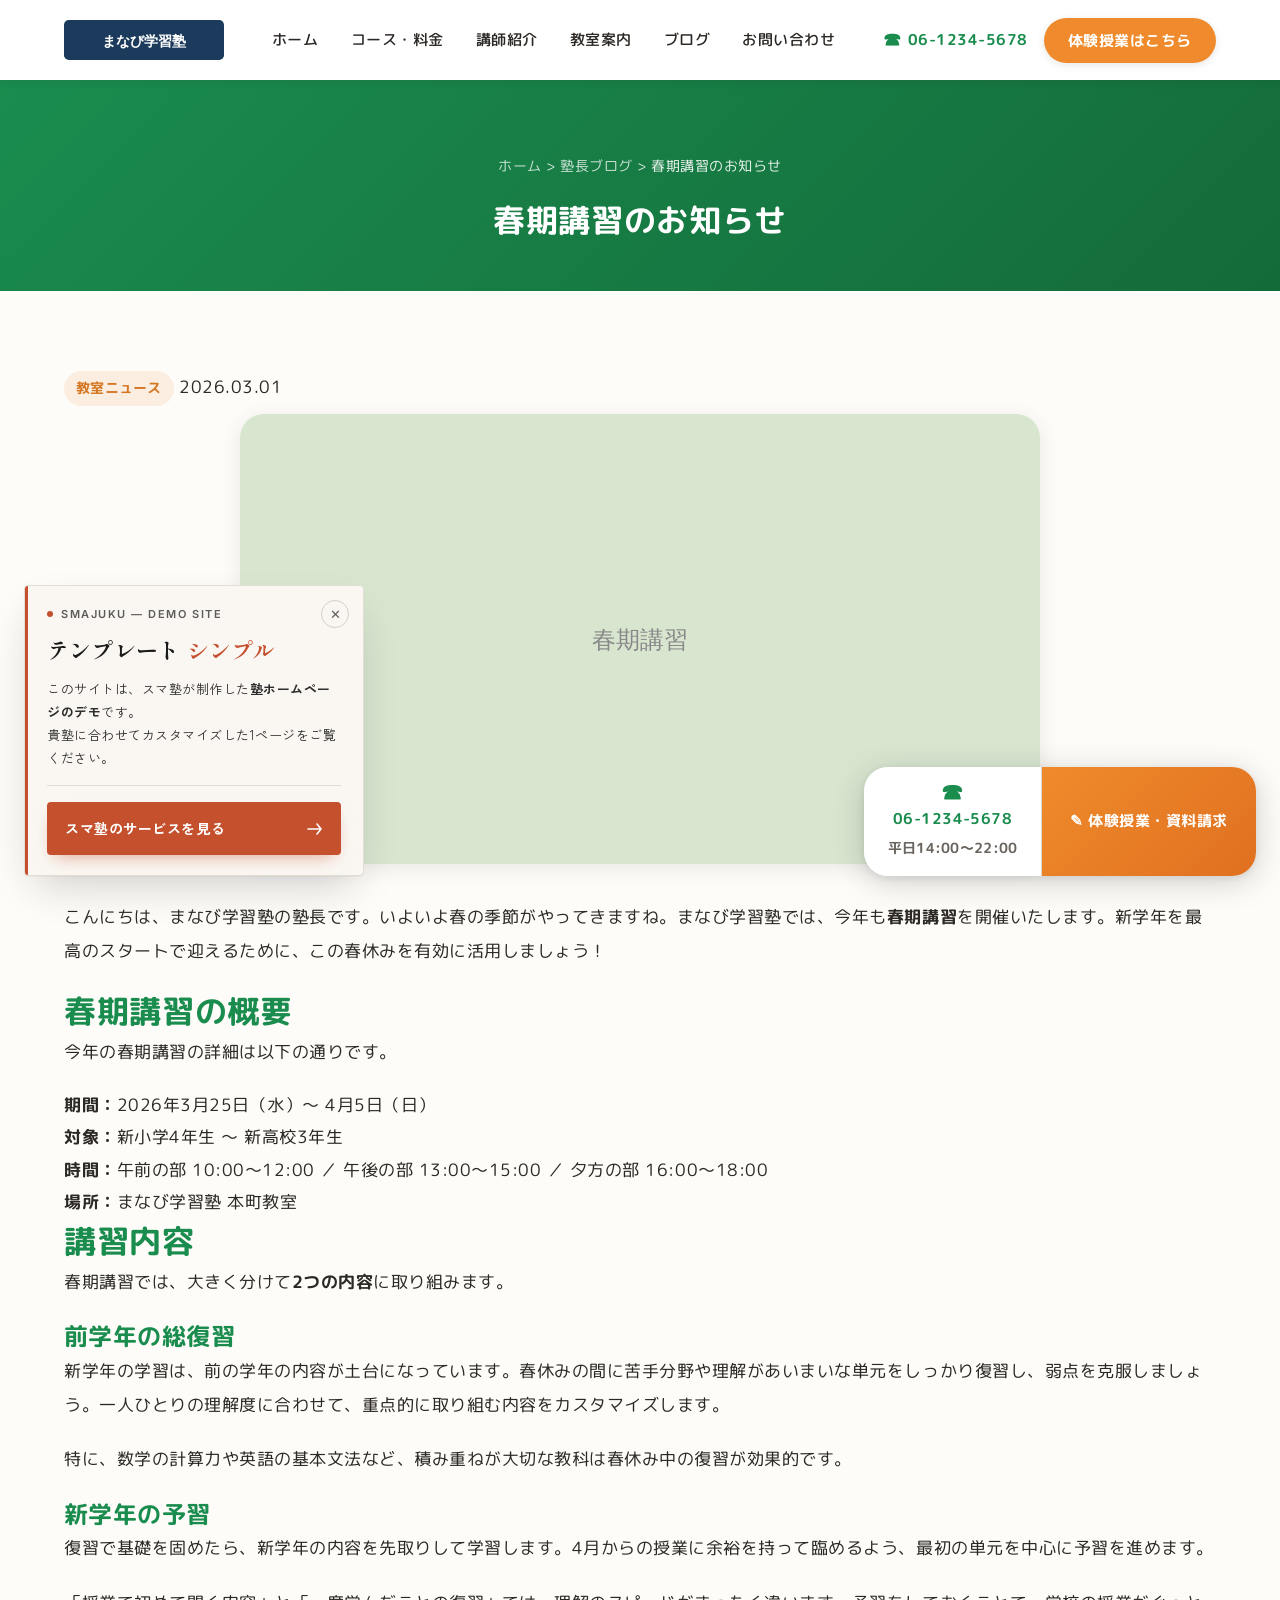
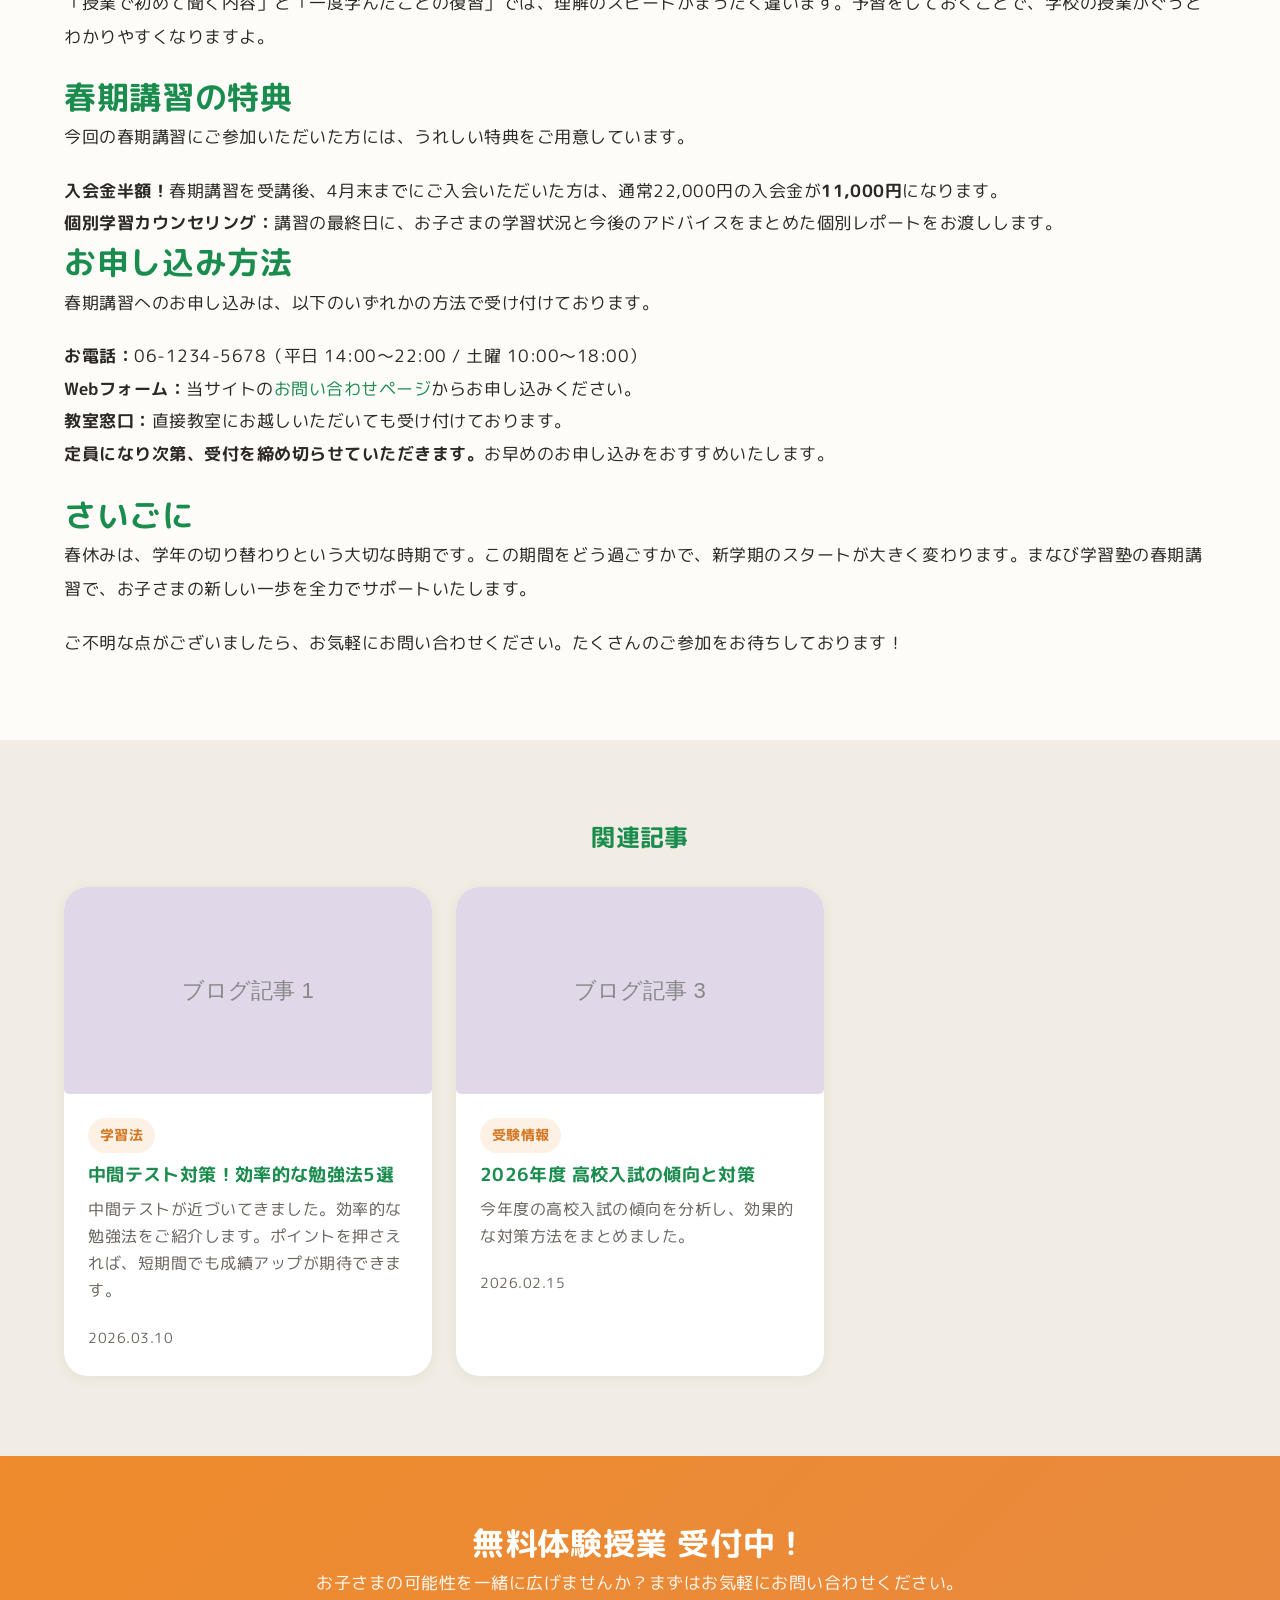
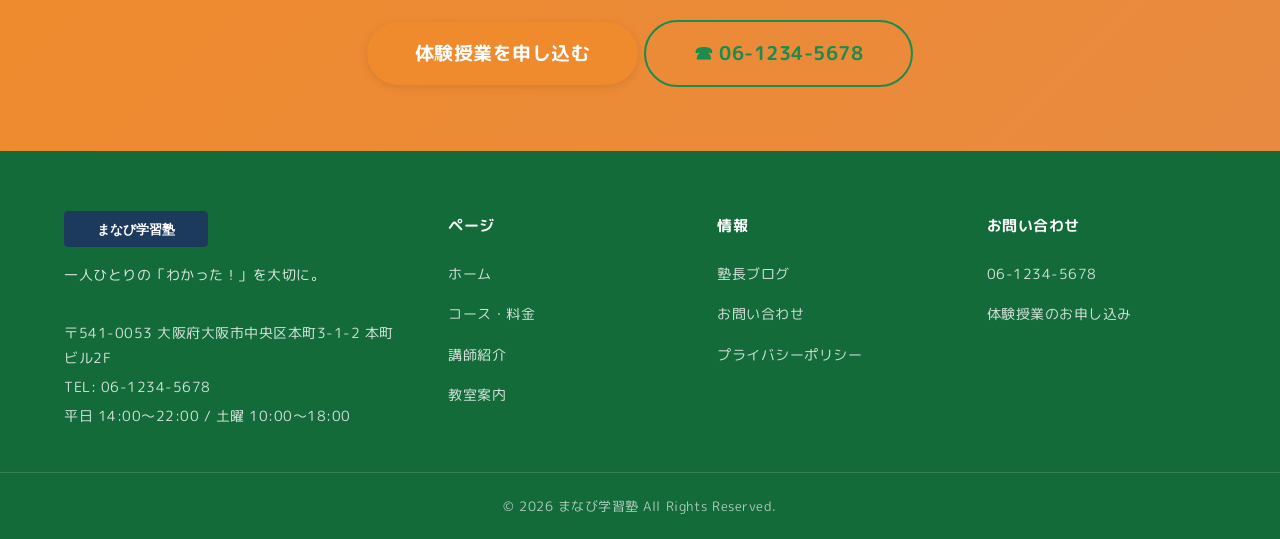
<file: blog/article-02.html>
<!DOCTYPE html>
<html lang="ja">
<head>
  <meta charset="UTF-8">
  <meta name="viewport" content="width=device-width, initial-scale=1.0">
  <title>春期講習のお知らせ｜まなび学習塾</title>
  <meta name="description" content="まなび学習塾の2026年春期講習のご案内。新小4〜新高3対象、前学年の総復習と新学年の予習で新学期のスタートダッシュを。">
  <meta property="og:title" content="春期講習のお知らせ｜まなび学習塾">
  <meta property="og:description" content="2026年春期講習の受付を開始しました。新学年に向けた準備を一緒にしませんか？">
  <meta property="og:type" content="article">
  <meta property="og:url" content="https://example.com/blog/article-02.html">
  <meta property="og:image" content="https://example.com/images/blog-thumb-02.svg">
  <link rel="icon" href="../favicon.svg" type="image/svg+xml">
  <link rel="preconnect" href="https://fonts.googleapis.com">
  <link rel="preconnect" href="https://fonts.gstatic.com" crossorigin>
  <link href="https://fonts.googleapis.com/css2?family=M+PLUS+Rounded+1c:wght@400;500;700;800&display=swap" rel="stylesheet">
  <link href="https://fonts.googleapis.com/css2?family=Noto+Sans+JP:wght@400;500;700&display=swap" rel="stylesheet">
  <link rel="stylesheet" href="../css/reset.css">
  <link rel="stylesheet" href="../css/global.css">
  <link rel="stylesheet" href="../css/components.css">
  <link rel="stylesheet" href="../css/header.css">
  <link rel="stylesheet" href="../css/footer.css">
  <link rel="stylesheet" href="../css/cta-bar.css">
  <link rel="stylesheet" href="../css/pages/blog.css">
</head>
<body class="has-header has-cta-bar">

  <!-- ヘッダー -->
  <header class="header">
    <div class="header__inner">
      <div class="header__logo"><a href="../"><img src="../images/logo.svg" alt="まなび学習塾" width="200" height="50"></a></div>
      <nav class="header__nav" aria-label="メインナビゲーション">
        <a href="../" class="header__nav-link">ホーム</a><a href="../courses/" class="header__nav-link">コース・料金</a>
        <a href="../teachers/" class="header__nav-link">講師紹介</a><a href="../access/" class="header__nav-link">教室案内</a>
        <a href="../blog/" class="header__nav-link">ブログ</a><a href="../contact/" class="header__nav-link">お問い合わせ</a>
      </nav>
      <div class="header__actions">
        <a href="tel:06-1234-5678" class="header__phone"><span class="header__phone-icon">&#9742;</span>06-1234-5678</a>
        <a href="../contact/" class="btn btn--primary header__cta">体験授業はこちら</a>
      </div>
      <button class="hamburger" aria-label="メニューを開く" aria-expanded="false">
        <span class="hamburger__line"></span><span class="hamburger__line"></span><span class="hamburger__line"></span>
      </button>
    </div>
  </header>
  <nav class="mobile-menu" aria-label="モバイルナビゲーション">
    <a href="../" class="mobile-menu__link">ホーム</a><a href="../courses/" class="mobile-menu__link">コース・料金</a>
    <a href="../teachers/" class="mobile-menu__link">講師紹介</a><a href="../access/" class="mobile-menu__link">教室案内</a>
    <a href="../blog/" class="mobile-menu__link">ブログ</a><a href="../contact/" class="mobile-menu__link">お問い合わせ</a>
    <a href="tel:06-1234-5678" class="mobile-menu__phone"><span>&#9742;</span> 06-1234-5678</a>
    <a href="../contact/" class="btn btn--primary btn--block mobile-menu__cta">体験授業を申し込む</a>
  </nav>

  <main>
    <div class="page-header">
      <div class="container">
        <p class="page-header__breadcrumb"><a href="../">ホーム</a> &gt; <a href="./">塾長ブログ</a> &gt; 春期講習のお知らせ</p>
        <h1 class="page-header__title">春期講習のお知らせ</h1>
      </div>
    </div>

    <article class="article section">
      <div class="container">
        <div class="article__header">
          <span class="card__tag">教室ニュース</span>
          <time class="article__date">2026.03.01</time>
        </div>
        <!-- ★差替え：アイキャッチ画像 -->
        <div class="article__eyecatch">
          <img src="../images/blog-eyecatch-02.svg" alt="春期講習のお知らせ" width="800" height="450" loading="lazy">
        </div>
        <div class="article__body">
          <p>こんにちは、まなび学習塾の塾長です。いよいよ春の季節がやってきますね。まなび学習塾では、今年も<strong>春期講習</strong>を開催いたします。新学年を最高のスタートで迎えるために、この春休みを有効に活用しましょう！</p>

          <h2>春期講習の概要</h2>
          <p>今年の春期講習の詳細は以下の通りです。</p>
          <ul>
            <li><strong>期間：</strong>2026年3月25日（水）〜 4月5日（日）</li>
            <li><strong>対象：</strong>新小学4年生 〜 新高校3年生</li>
            <li><strong>時間：</strong>午前の部 10:00〜12:00 ／ 午後の部 13:00〜15:00 ／ 夕方の部 16:00〜18:00</li>
            <li><strong>場所：</strong>まなび学習塾 本町教室</li>
          </ul>

          <h2>講習内容</h2>
          <p>春期講習では、大きく分けて<strong>2つの内容</strong>に取り組みます。</p>

          <h3>前学年の総復習</h3>
          <p>新学年の学習は、前の学年の内容が土台になっています。春休みの間に苦手分野や理解があいまいな単元をしっかり復習し、弱点を克服しましょう。一人ひとりの理解度に合わせて、重点的に取り組む内容をカスタマイズします。</p>
          <p>特に、数学の計算力や英語の基本文法など、積み重ねが大切な教科は春休み中の復習が効果的です。</p>

          <h3>新学年の予習</h3>
          <p>復習で基礎を固めたら、新学年の内容を先取りして学習します。4月からの授業に余裕を持って臨めるよう、最初の単元を中心に予習を進めます。</p>
          <p>「授業で初めて聞く内容」と「一度学んだことの復習」では、理解のスピードがまったく違います。予習をしておくことで、学校の授業がぐっとわかりやすくなりますよ。</p>

          <h2>春期講習の特典</h2>
          <p>今回の春期講習にご参加いただいた方には、うれしい特典をご用意しています。</p>
          <ul>
            <li><strong>入会金半額！</strong>春期講習を受講後、4月末までにご入会いただいた方は、通常22,000円の入会金が<strong>11,000円</strong>になります。</li>
            <li><strong>個別学習カウンセリング：</strong>講習の最終日に、お子さまの学習状況と今後のアドバイスをまとめた個別レポートをお渡しします。</li>
          </ul>

          <h2>お申し込み方法</h2>
          <p>春期講習へのお申し込みは、以下のいずれかの方法で受け付けております。</p>
          <ol>
            <li><strong>お電話：</strong>06-1234-5678（平日 14:00〜22:00 / 土曜 10:00〜18:00）</li>
            <li><strong>Webフォーム：</strong>当サイトの<a href="../contact/">お問い合わせページ</a>からお申し込みください。</li>
            <li><strong>教室窓口：</strong>直接教室にお越しいただいても受け付けております。</li>
          </ol>
          <p><strong>定員になり次第、受付を締め切らせていただきます。</strong>お早めのお申し込みをおすすめいたします。</p>

          <h2>さいごに</h2>
          <p>春休みは、学年の切り替わりという大切な時期です。この期間をどう過ごすかで、新学期のスタートが大きく変わります。まなび学習塾の春期講習で、お子さまの新しい一歩を全力でサポートいたします。</p>
          <p>ご不明な点がございましたら、お気軽にお問い合わせください。たくさんのご参加をお待ちしております！</p>
        </div>
      </div>
    </article>

    <!-- 関連記事 -->
    <section class="section section--bg">
      <div class="container">
        <h2 style="text-align:center;margin-bottom:2rem;font-size:1.5rem;">関連記事</h2>
        <div class="grid grid--3">
          <a href="article-01.html" class="card">
            <img src="../images/blog-thumb-01.svg" alt="中間テスト対策" class="card__image" width="600" height="338">
            <div class="card__body">
              <span class="card__tag">学習法</span>
              <h3 class="card__title">中間テスト対策！効率的な勉強法5選</h3>
              <p class="card__text">中間テストが近づいてきました。効率的な勉強法をご紹介します。ポイントを押さえれば、短期間でも成績アップが期待できます。</p>
              <p class="card__date">2026.03.10</p>
            </div>
          </a>
          <a href="article-03.html" class="card">
            <img src="../images/blog-thumb-03.svg" alt="高校入試" class="card__image" width="600" height="338">
            <div class="card__body">
              <span class="card__tag">受験情報</span>
              <h3 class="card__title">2026年度 高校入試の傾向と対策</h3>
              <p class="card__text">今年度の高校入試の傾向を分析し、効果的な対策方法をまとめました。</p>
              <p class="card__date">2026.02.15</p>
            </div>
          </a>
        </div>
      </div>
    </section>

    <!-- CTA -->
    <section class="contact-cta">
      <div class="container">
        <h2 class="contact-cta__title">無料体験授業 受付中！</h2>
        <p class="contact-cta__text">お子さまの可能性を一緒に広げませんか？まずはお気軽にお問い合わせください。</p>
        <div class="contact-cta__actions">
          <a href="../contact/" class="btn btn--primary btn--lg">体験授業を申し込む</a>
          <a href="tel:06-1234-5678" class="btn btn--outline btn--lg">&#9742; 06-1234-5678</a>
        </div>
      </div>
    </section>
  </main>

  <!-- フッター -->
  <footer class="footer">
    <div class="footer__inner">
      <div class="footer__brand">
        <div class="footer__logo"><img src="../images/logo.svg" alt="まなび学習塾" width="200" height="50"></div>
        <p class="footer__catchcopy">一人ひとりの「わかった！」を大切に。</p>
        <dl class="footer__info"><dt>住所</dt><dd>〒541-0053 大阪府大阪市中央区本町3-1-2 本町ビル2F</dd><dt>電話番号</dt><dd>TEL: 06-1234-5678</dd><dt>営業時間</dt><dd>平日 14:00〜22:00 / 土曜 10:00〜18:00</dd></dl>
      </div>
      <div><p class="footer__nav-title">ページ</p><ul class="footer__nav-list"><li><a href="../">ホーム</a></li><li><a href="../courses/">コース・料金</a></li><li><a href="../teachers/">講師紹介</a></li><li><a href="../access/">教室案内</a></li></ul></div>
      <div><p class="footer__nav-title">情報</p><ul class="footer__nav-list"><li><a href="../blog/">塾長ブログ</a></li><li><a href="../contact/">お問い合わせ</a></li><li><a href="#">プライバシーポリシー</a></li></ul></div>
      <div><p class="footer__nav-title">お問い合わせ</p><ul class="footer__nav-list"><li><a href="tel:06-1234-5678">06-1234-5678</a></li><li><a href="../contact/">体験授業のお申し込み</a></li></ul></div>
    </div>
    <div class="footer__bottom"><p class="footer__copyright">&copy; 2026 まなび学習塾 All Rights Reserved.</p></div>
  </footer>
  <div class="cta-bar"><div class="cta-bar__inner">
    <a href="tel:06-1234-5678" class="cta-bar__phone"><span class="cta-bar__phone-icon">&#9742;</span><span class="cta-bar__phone-number">06-1234-5678</span><span class="cta-bar__phone-time">平日14:00〜22:00</span></a>
    <a href="../contact/" class="cta-bar__button">&#9998; 体験授業・資料請求</a>
  </div></div>
  <script src="../js/main.js"></script>

<script>window.SMAJUKU_TEMPLATE = "シンプル";</script>
<script src="../js/sma-juku-badge.js"></script>
</body>
</html>
</file>
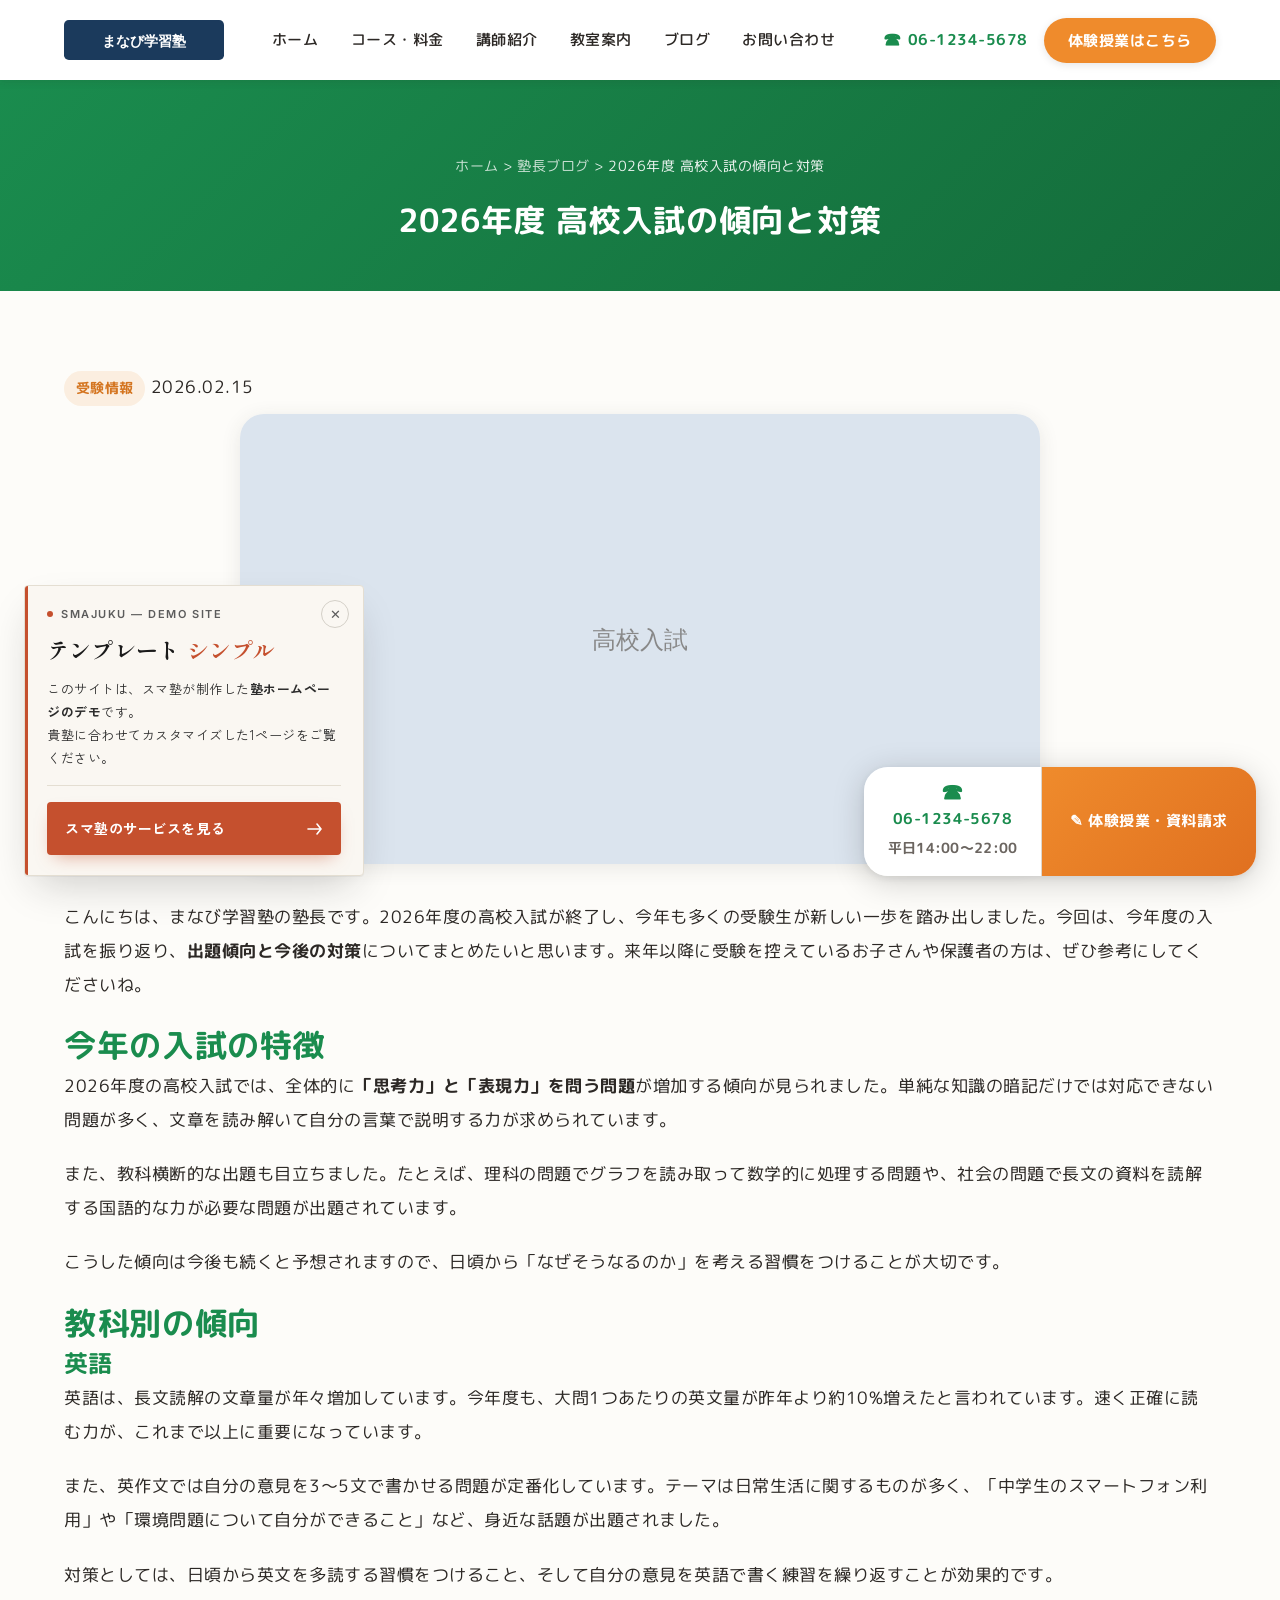
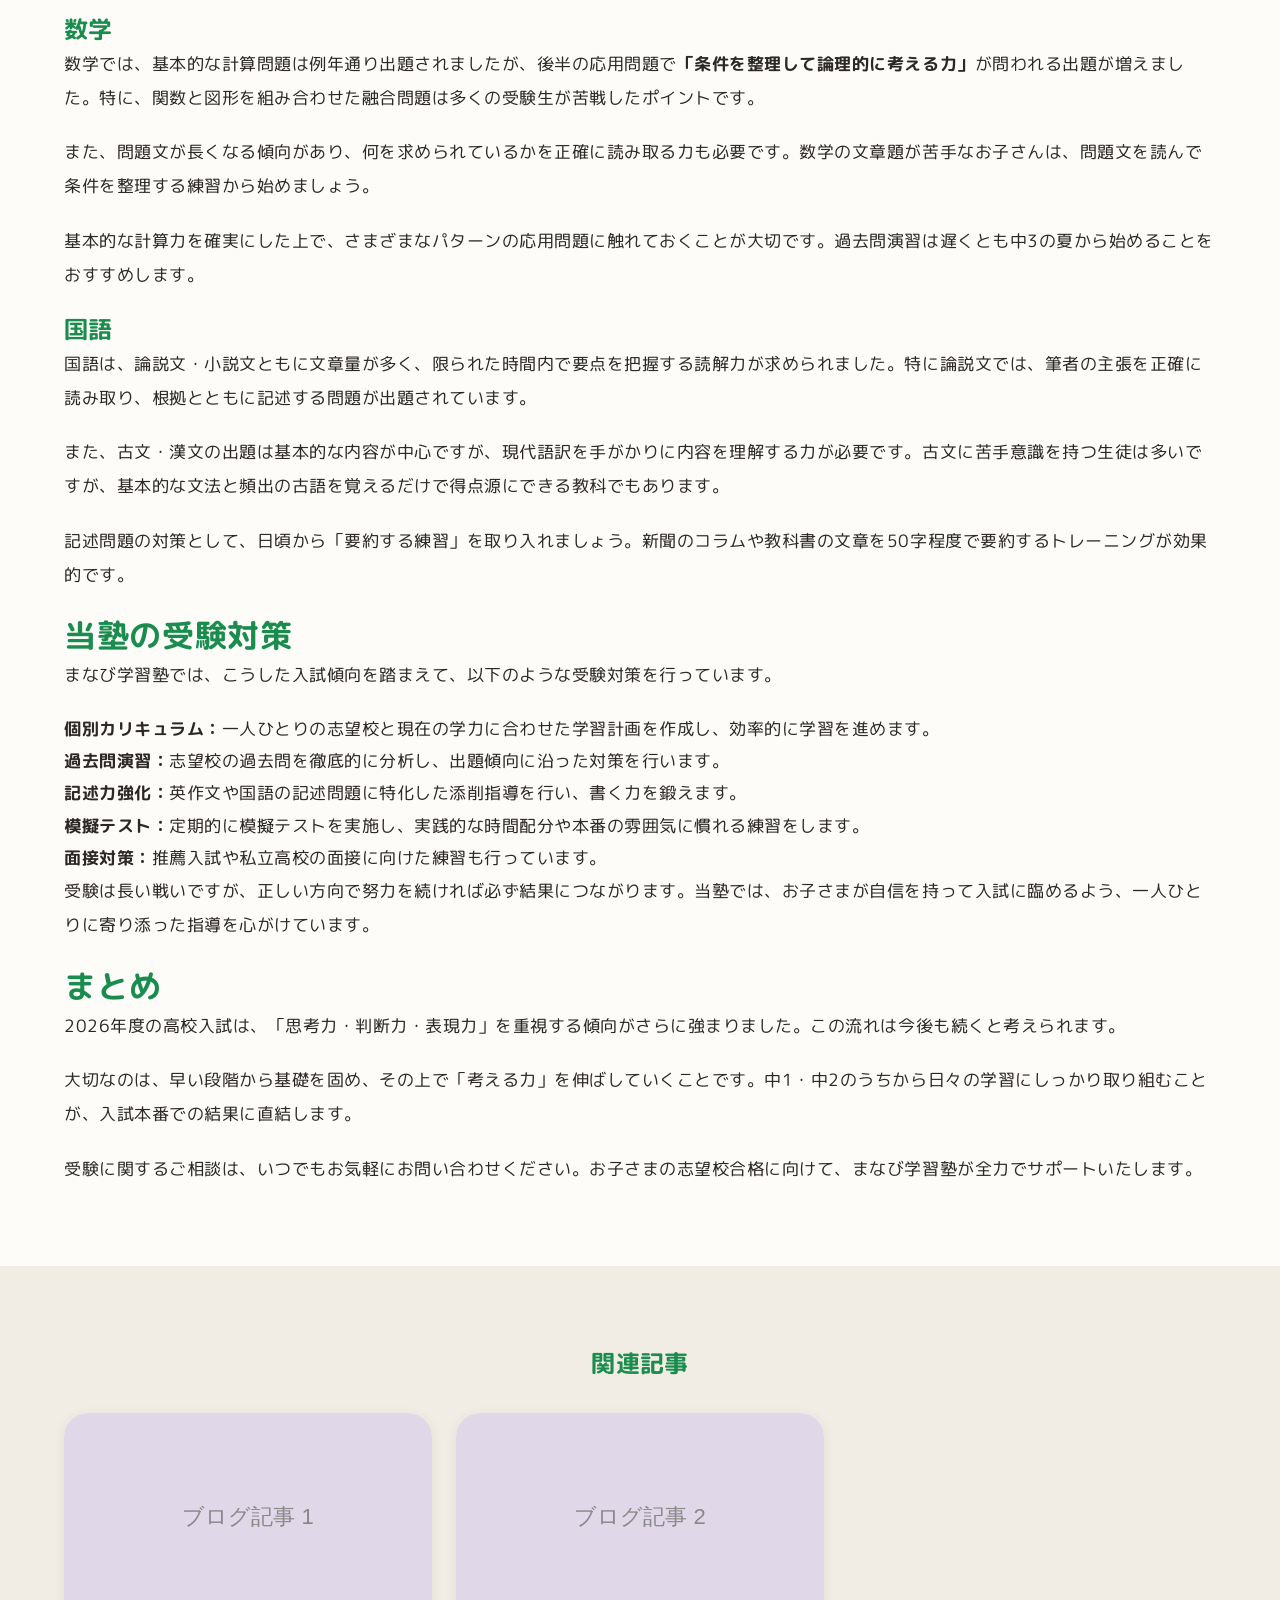
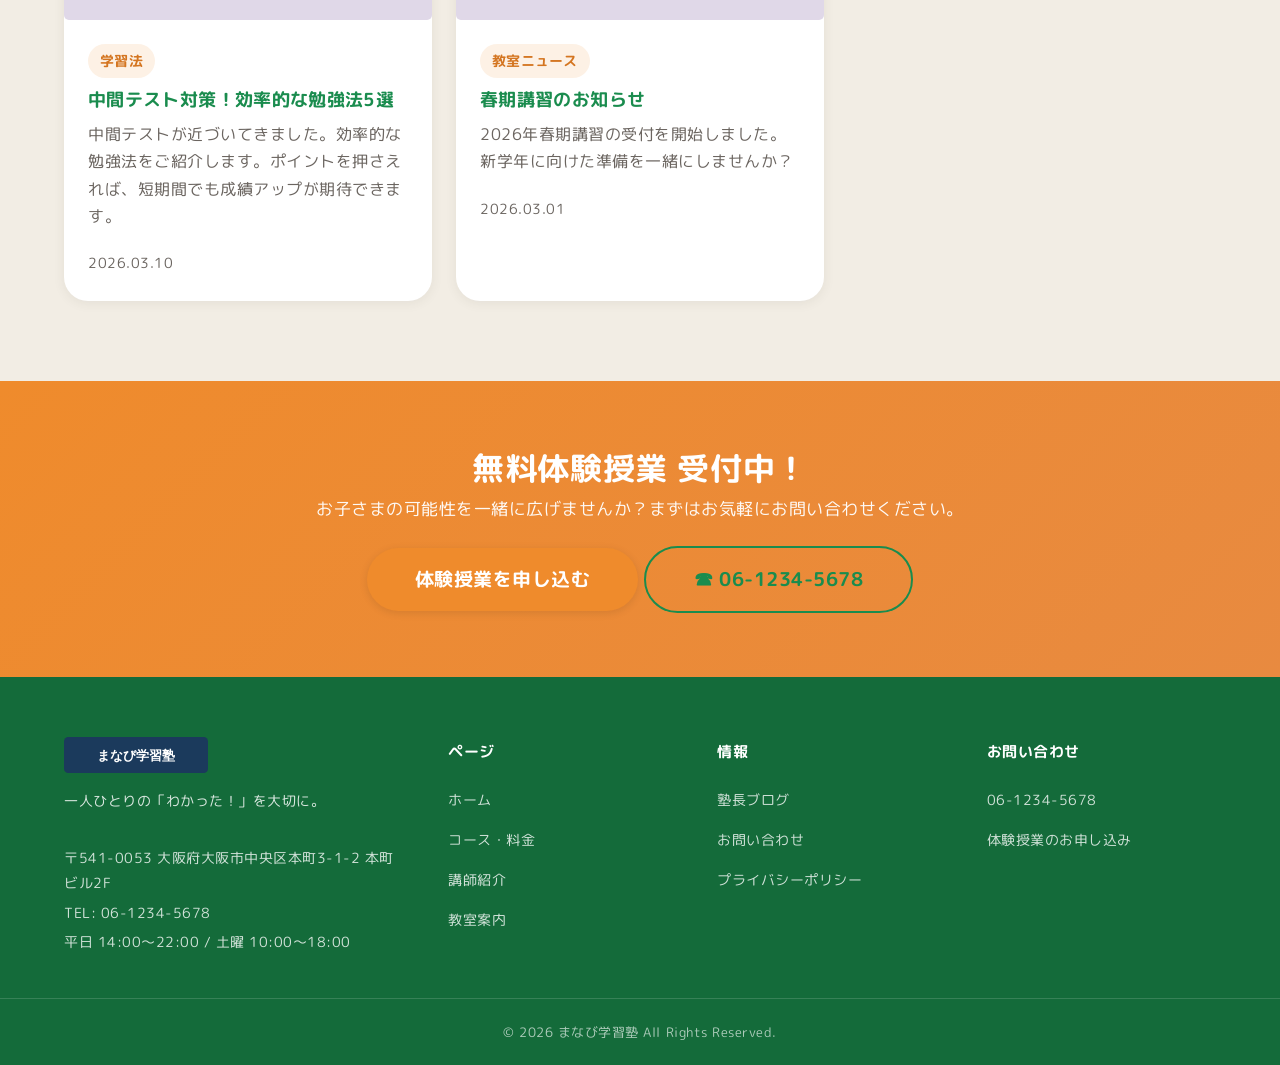
<file: blog/article-03.html>
<!DOCTYPE html>
<html lang="ja">
<head>
  <meta charset="UTF-8">
  <meta name="viewport" content="width=device-width, initial-scale=1.0">
  <title>2026年度 高校入試の傾向と対策｜まなび学習塾</title>
  <meta name="description" content="2026年度の高校入試の傾向を教科別に分析。英語・数学・国語の出題傾向と効果的な対策方法を塾長が解説します。">
  <meta property="og:title" content="2026年度 高校入試の傾向と対策｜まなび学習塾">
  <meta property="og:description" content="今年度の高校入試の傾向を分析し、効果的な対策方法をまとめました。">
  <meta property="og:type" content="article">
  <meta property="og:url" content="https://example.com/blog/article-03.html">
  <meta property="og:image" content="https://example.com/images/blog-thumb-03.svg">
  <link rel="icon" href="../favicon.svg" type="image/svg+xml">
  <link rel="preconnect" href="https://fonts.googleapis.com">
  <link rel="preconnect" href="https://fonts.gstatic.com" crossorigin>
  <link href="https://fonts.googleapis.com/css2?family=M+PLUS+Rounded+1c:wght@400;500;700;800&display=swap" rel="stylesheet">
  <link href="https://fonts.googleapis.com/css2?family=Noto+Sans+JP:wght@400;500;700&display=swap" rel="stylesheet">
  <link rel="stylesheet" href="../css/reset.css">
  <link rel="stylesheet" href="../css/global.css">
  <link rel="stylesheet" href="../css/components.css">
  <link rel="stylesheet" href="../css/header.css">
  <link rel="stylesheet" href="../css/footer.css">
  <link rel="stylesheet" href="../css/cta-bar.css">
  <link rel="stylesheet" href="../css/pages/blog.css">
</head>
<body class="has-header has-cta-bar">

  <!-- ヘッダー -->
  <header class="header">
    <div class="header__inner">
      <div class="header__logo"><a href="../"><img src="../images/logo.svg" alt="まなび学習塾" width="200" height="50"></a></div>
      <nav class="header__nav" aria-label="メインナビゲーション">
        <a href="../" class="header__nav-link">ホーム</a><a href="../courses/" class="header__nav-link">コース・料金</a>
        <a href="../teachers/" class="header__nav-link">講師紹介</a><a href="../access/" class="header__nav-link">教室案内</a>
        <a href="../blog/" class="header__nav-link">ブログ</a><a href="../contact/" class="header__nav-link">お問い合わせ</a>
      </nav>
      <div class="header__actions">
        <a href="tel:06-1234-5678" class="header__phone"><span class="header__phone-icon">&#9742;</span>06-1234-5678</a>
        <a href="../contact/" class="btn btn--primary header__cta">体験授業はこちら</a>
      </div>
      <button class="hamburger" aria-label="メニューを開く" aria-expanded="false">
        <span class="hamburger__line"></span><span class="hamburger__line"></span><span class="hamburger__line"></span>
      </button>
    </div>
  </header>
  <nav class="mobile-menu" aria-label="モバイルナビゲーション">
    <a href="../" class="mobile-menu__link">ホーム</a><a href="../courses/" class="mobile-menu__link">コース・料金</a>
    <a href="../teachers/" class="mobile-menu__link">講師紹介</a><a href="../access/" class="mobile-menu__link">教室案内</a>
    <a href="../blog/" class="mobile-menu__link">ブログ</a><a href="../contact/" class="mobile-menu__link">お問い合わせ</a>
    <a href="tel:06-1234-5678" class="mobile-menu__phone"><span>&#9742;</span> 06-1234-5678</a>
    <a href="../contact/" class="btn btn--primary btn--block mobile-menu__cta">体験授業を申し込む</a>
  </nav>

  <main>
    <div class="page-header">
      <div class="container">
        <p class="page-header__breadcrumb"><a href="../">ホーム</a> &gt; <a href="./">塾長ブログ</a> &gt; 2026年度 高校入試の傾向と対策</p>
        <h1 class="page-header__title">2026年度 高校入試の傾向と対策</h1>
      </div>
    </div>

    <article class="article section">
      <div class="container">
        <div class="article__header">
          <span class="card__tag">受験情報</span>
          <time class="article__date">2026.02.15</time>
        </div>
        <!-- ★差替え：アイキャッチ画像 -->
        <div class="article__eyecatch">
          <img src="../images/blog-eyecatch-03.svg" alt="2026年度 高校入試の傾向と対策" width="800" height="450" loading="lazy">
        </div>
        <div class="article__body">
          <p>こんにちは、まなび学習塾の塾長です。2026年度の高校入試が終了し、今年も多くの受験生が新しい一歩を踏み出しました。今回は、今年度の入試を振り返り、<strong>出題傾向と今後の対策</strong>についてまとめたいと思います。来年以降に受験を控えているお子さんや保護者の方は、ぜひ参考にしてくださいね。</p>

          <h2>今年の入試の特徴</h2>
          <p>2026年度の高校入試では、全体的に<strong>「思考力」と「表現力」を問う問題</strong>が増加する傾向が見られました。単純な知識の暗記だけでは対応できない問題が多く、文章を読み解いて自分の言葉で説明する力が求められています。</p>
          <p>また、教科横断的な出題も目立ちました。たとえば、理科の問題でグラフを読み取って数学的に処理する問題や、社会の問題で長文の資料を読解する国語的な力が必要な問題が出題されています。</p>
          <p>こうした傾向は今後も続くと予想されますので、日頃から「なぜそうなるのか」を考える習慣をつけることが大切です。</p>

          <h2>教科別の傾向</h2>

          <h3>英語</h3>
          <p>英語は、長文読解の文章量が年々増加しています。今年度も、大問1つあたりの英文量が昨年より約10%増えたと言われています。速く正確に読む力が、これまで以上に重要になっています。</p>
          <p>また、英作文では自分の意見を3〜5文で書かせる問題が定番化しています。テーマは日常生活に関するものが多く、「中学生のスマートフォン利用」や「環境問題について自分ができること」など、身近な話題が出題されました。</p>
          <p>対策としては、日頃から英文を多読する習慣をつけること、そして自分の意見を英語で書く練習を繰り返すことが効果的です。</p>

          <h3>数学</h3>
          <p>数学では、基本的な計算問題は例年通り出題されましたが、後半の応用問題で<strong>「条件を整理して論理的に考える力」</strong>が問われる出題が増えました。特に、関数と図形を組み合わせた融合問題は多くの受験生が苦戦したポイントです。</p>
          <p>また、問題文が長くなる傾向があり、何を求められているかを正確に読み取る力も必要です。数学の文章題が苦手なお子さんは、問題文を読んで条件を整理する練習から始めましょう。</p>
          <p>基本的な計算力を確実にした上で、さまざまなパターンの応用問題に触れておくことが大切です。過去問演習は遅くとも中3の夏から始めることをおすすめします。</p>

          <h3>国語</h3>
          <p>国語は、論説文・小説文ともに文章量が多く、限られた時間内で要点を把握する読解力が求められました。特に論説文では、筆者の主張を正確に読み取り、根拠とともに記述する問題が出題されています。</p>
          <p>また、古文・漢文の出題は基本的な内容が中心ですが、現代語訳を手がかりに内容を理解する力が必要です。古文に苦手意識を持つ生徒は多いですが、基本的な文法と頻出の古語を覚えるだけで得点源にできる教科でもあります。</p>
          <p>記述問題の対策として、日頃から「要約する練習」を取り入れましょう。新聞のコラムや教科書の文章を50字程度で要約するトレーニングが効果的です。</p>

          <h2>当塾の受験対策</h2>
          <p>まなび学習塾では、こうした入試傾向を踏まえて、以下のような受験対策を行っています。</p>
          <ul>
            <li><strong>個別カリキュラム：</strong>一人ひとりの志望校と現在の学力に合わせた学習計画を作成し、効率的に学習を進めます。</li>
            <li><strong>過去問演習：</strong>志望校の過去問を徹底的に分析し、出題傾向に沿った対策を行います。</li>
            <li><strong>記述力強化：</strong>英作文や国語の記述問題に特化した添削指導を行い、書く力を鍛えます。</li>
            <li><strong>模擬テスト：</strong>定期的に模擬テストを実施し、実践的な時間配分や本番の雰囲気に慣れる練習をします。</li>
            <li><strong>面接対策：</strong>推薦入試や私立高校の面接に向けた練習も行っています。</li>
          </ul>
          <p>受験は長い戦いですが、正しい方向で努力を続ければ必ず結果につながります。当塾では、お子さまが自信を持って入試に臨めるよう、一人ひとりに寄り添った指導を心がけています。</p>

          <h2>まとめ</h2>
          <p>2026年度の高校入試は、「思考力・判断力・表現力」を重視する傾向がさらに強まりました。この流れは今後も続くと考えられます。</p>
          <p>大切なのは、早い段階から基礎を固め、その上で「考える力」を伸ばしていくことです。中1・中2のうちから日々の学習にしっかり取り組むことが、入試本番での結果に直結します。</p>
          <p>受験に関するご相談は、いつでもお気軽にお問い合わせください。お子さまの志望校合格に向けて、まなび学習塾が全力でサポートいたします。</p>
        </div>
      </div>
    </article>

    <!-- 関連記事 -->
    <section class="section section--bg">
      <div class="container">
        <h2 style="text-align:center;margin-bottom:2rem;font-size:1.5rem;">関連記事</h2>
        <div class="grid grid--3">
          <a href="article-01.html" class="card">
            <img src="../images/blog-thumb-01.svg" alt="中間テスト対策" class="card__image" width="600" height="338">
            <div class="card__body">
              <span class="card__tag">学習法</span>
              <h3 class="card__title">中間テスト対策！効率的な勉強法5選</h3>
              <p class="card__text">中間テストが近づいてきました。効率的な勉強法をご紹介します。ポイントを押さえれば、短期間でも成績アップが期待できます。</p>
              <p class="card__date">2026.03.10</p>
            </div>
          </a>
          <a href="article-02.html" class="card">
            <img src="../images/blog-thumb-02.svg" alt="春期講習" class="card__image" width="600" height="338">
            <div class="card__body">
              <span class="card__tag">教室ニュース</span>
              <h3 class="card__title">春期講習のお知らせ</h3>
              <p class="card__text">2026年春期講習の受付を開始しました。新学年に向けた準備を一緒にしませんか？</p>
              <p class="card__date">2026.03.01</p>
            </div>
          </a>
        </div>
      </div>
    </section>

    <!-- CTA -->
    <section class="contact-cta">
      <div class="container">
        <h2 class="contact-cta__title">無料体験授業 受付中！</h2>
        <p class="contact-cta__text">お子さまの可能性を一緒に広げませんか？まずはお気軽にお問い合わせください。</p>
        <div class="contact-cta__actions">
          <a href="../contact/" class="btn btn--primary btn--lg">体験授業を申し込む</a>
          <a href="tel:06-1234-5678" class="btn btn--outline btn--lg">&#9742; 06-1234-5678</a>
        </div>
      </div>
    </section>
  </main>

  <!-- フッター -->
  <footer class="footer">
    <div class="footer__inner">
      <div class="footer__brand">
        <div class="footer__logo"><img src="../images/logo.svg" alt="まなび学習塾" width="200" height="50"></div>
        <p class="footer__catchcopy">一人ひとりの「わかった！」を大切に。</p>
        <dl class="footer__info"><dt>住所</dt><dd>〒541-0053 大阪府大阪市中央区本町3-1-2 本町ビル2F</dd><dt>電話番号</dt><dd>TEL: 06-1234-5678</dd><dt>営業時間</dt><dd>平日 14:00〜22:00 / 土曜 10:00〜18:00</dd></dl>
      </div>
      <div><p class="footer__nav-title">ページ</p><ul class="footer__nav-list"><li><a href="../">ホーム</a></li><li><a href="../courses/">コース・料金</a></li><li><a href="../teachers/">講師紹介</a></li><li><a href="../access/">教室案内</a></li></ul></div>
      <div><p class="footer__nav-title">情報</p><ul class="footer__nav-list"><li><a href="../blog/">塾長ブログ</a></li><li><a href="../contact/">お問い合わせ</a></li><li><a href="#">プライバシーポリシー</a></li></ul></div>
      <div><p class="footer__nav-title">お問い合わせ</p><ul class="footer__nav-list"><li><a href="tel:06-1234-5678">06-1234-5678</a></li><li><a href="../contact/">体験授業のお申し込み</a></li></ul></div>
    </div>
    <div class="footer__bottom"><p class="footer__copyright">&copy; 2026 まなび学習塾 All Rights Reserved.</p></div>
  </footer>
  <div class="cta-bar"><div class="cta-bar__inner">
    <a href="tel:06-1234-5678" class="cta-bar__phone"><span class="cta-bar__phone-icon">&#9742;</span><span class="cta-bar__phone-number">06-1234-5678</span><span class="cta-bar__phone-time">平日14:00〜22:00</span></a>
    <a href="../contact/" class="cta-bar__button">&#9998; 体験授業・資料請求</a>
  </div></div>
  <script src="../js/main.js"></script>

<script>window.SMAJUKU_TEMPLATE = "シンプル";</script>
<script src="../js/sma-juku-badge.js"></script>
</body>
</html>
</file>
<file: css/global.css>
/* ===================================
   Global Styles — CSS変数・タイポグラフィ・基本スタイル
   Warm & Friendly Design (melabo01 inspired)
   =================================== */

/* === Google Fonts: 丸ゴシック === */
@import url('https://fonts.googleapis.com/css2?family=M+PLUS+Rounded+1c:wght@400;500;700;800&display=swap');

:root {
  /* === メインカラー（鮮やかなグリーン：パキッと信頼感） === */
  --color-primary: #1A8C4E;
  --color-primary-dark: #146B3A;
  --color-primary-light: #DCEFD8;

  /* === アクセントカラー（鮮やかなオレンジ：CTAに最適） === */
  --color-accent: #EF8B2C;
  --color-accent-dark: #D47520;
  --color-accent-light: #FFF0DE;

  /* === ベースカラー（クリーンな白ベース） === */
  --color-white: #FFFFFF;
  --color-bg: #FDFCF9;
  --color-bg-alt: #F2EDE4;
  --color-bg-primary: #DCEFD8;

  /* === テキストカラー（しっかり濃い、読みやすい） === */
  --color-text: #2C2825;
  --color-text-light: #6B6560;
  --color-text-muted: #9A9490;

  /* === 英語ラベル === */
  --color-label: #1A8C4E;
  --label-opacity: 0.10;

  /* === ボーダー・シャドウ === */
  --color-border: #DDD7CE;
  --color-shadow: rgba(44, 40, 37, 0.10);

  /* === その他 === */
  --color-error: #D93025;
  --color-success: #1A8C4E;
  --color-star: #F0A500;
  --color-line: #06C755;
  --color-accent-bg: rgba(239, 139, 44, 0.12);
  --color-primary-bg: rgba(26, 140, 78, 0.10);

  /* === フォント（丸ゴシック） === */
  --font-family: 'M PLUS Rounded 1c', 'Hiragino Maru Gothic Pro', 'Rounded Mplus 1c', sans-serif;
  --font-family-heading: 'M PLUS Rounded 1c', 'Hiragino Maru Gothic Pro', sans-serif;
  --font-weight-regular: 400;
  --font-weight-medium: 500;
  --font-weight-bold: 700;
  --font-weight-extra-bold: 800;

  /* === レイアウト === */
  --max-width: 1200px;
  --header-height: 80px;
  --header-height-sp: 60px;
  --section-padding: 80px;
  --section-padding-sm: 56px;
  --section-padding-sp: 48px;

  /* === 角丸（より丸く、親しみやすく） === */
  --radius: 16px;
  --radius-sm: 10px;
  --radius-lg: 24px;
  --radius-full: 9999px;

  /* === シャドウ（柔らかく暖かい） === */
  --shadow: 0 2px 12px rgba(62, 58, 53, 0.08);
  --shadow-md: 0 4px 20px rgba(62, 58, 53, 0.10);
  --shadow-lg: 0 8px 32px rgba(62, 58, 53, 0.12);
  --shadow-hover: 0 6px 24px rgba(62, 58, 53, 0.15);
}

/* --- 基本スタイル --- */
body {
  font-family: var(--font-family);
  font-weight: var(--font-weight-regular);
  color: var(--color-text);
  background-color: var(--color-bg);
  line-height: 1.9;
  font-size: 17px;
  letter-spacing: 0.03em;
  -webkit-font-smoothing: antialiased;
  -moz-osx-font-smoothing: grayscale;
}

/* --- フォーカススタイル（アクセシビリティ） --- */
*:focus-visible {
  outline: 2px solid var(--color-accent);
  outline-offset: 2px;
}

/* --- コンテナ --- */
.container {
  width: 100%;
  max-width: var(--max-width);
  margin: 0 auto;
  padding: 0 24px;
}

/* --- セクション --- */
.section {
  padding: var(--section-padding) 0;
}

.section--bg {
  background-color: var(--color-bg-alt);
}

.section--bg-alt {
  background-color: var(--color-bg-alt);
}

.section--primary {
  background-color: var(--color-primary);
  color: var(--color-white);
}

.section--primary h1,
.section--primary h2,
.section--primary h3,
.section--primary h4,
.section--primary h5,
.section--primary h6 {
  color: var(--color-white);
}

.section--primary p {
  color: rgba(255, 255, 255, 0.95);
}

/* --- タイポグラフィ --- */
h1, h2, h3, h4, h5, h6 {
  font-family: var(--font-family-heading);
  color: var(--color-primary);
  font-weight: var(--font-weight-bold);
  line-height: 1.45;
  letter-spacing: 0.02em;
}

h1 { font-size: 2.5rem; }
h2 { font-size: 2rem; }
h3 { font-size: 1.5rem; }
h4 { font-size: 1.25rem; }

p {
  margin-bottom: 1.2em;
  line-height: 2;
}

p:last-child {
  margin-bottom: 0;
}

strong {
  font-weight: var(--font-weight-bold);
}

small {
  font-size: 0.9375rem;
  color: var(--color-text-light);
}

/* --- リンク --- */
a {
  color: var(--color-primary);
  transition: color 0.3s ease, opacity 0.3s ease;
}

a:hover {
  color: var(--color-primary-dark);
  opacity: 0.85;
}

/* --- ユーティリティ --- */
.text-center { text-align: center; }
.text-left { text-align: left; }
.text-right { text-align: right; }
.text-primary { color: var(--color-primary); }
.text-accent { color: var(--color-accent); }
.text-muted { color: var(--color-text-muted); }

.sr-only {
  position: absolute;
  width: 1px;
  height: 1px;
  padding: 0;
  margin: -1px;
  overflow: hidden;
  clip: rect(0, 0, 0, 0);
  white-space: nowrap;
  border: 0;
}

/* --- レスポンシブ --- */
@media (max-width: 768px) {
  body {
    font-size: 16px;
    line-height: 1.85;
  }

  h1 { font-size: 1.875rem; }
  h2 { font-size: 1.625rem; }
  h3 { font-size: 1.25rem; }

  .container {
    padding: 0 20px;
  }

  .section {
    padding: var(--section-padding-sp) 0;
  }
}

@media (max-width: 480px) {
  body {
    font-size: 15px;
    line-height: 1.8;
  }

  h1 { font-size: 1.625rem; }
  h2 { font-size: 1.375rem; }
  h3 { font-size: 1.125rem; }
}

/* === Utility Classes === */
.mt-3 { margin-top: 12px; }
.mt-4 { margin-top: 16px; }
.mt-6 { margin-top: 24px; }
.mt-8 { margin-top: 32px; }
.text-center { text-align: center; }
.text-muted { color: var(--color-text-light); font-size: 0.875rem; }

/* Schedule Note (courses) */
.schedule-note {
  text-align: center;
  margin-top: 16px;
  font-size: 0.875rem;
  color: var(--color-text-light);
}

/* Contact Page Photo */
.contact-photo {
  margin-bottom: 32px;
  text-align: center;
}
.contact-photo__image {
  border-radius: var(--radius);
  max-width: 600px;
  width: 100%;
}

/* Related Articles Title (blog) */
.related-articles__title {
  text-align: center;
  margin-bottom: 2rem;
  font-size: 1.5rem;
  font-weight: 700;
}
</file>
<file: css/components.css>
/* ===================================
   Components — 共通コンポーネント
   Warm & Friendly Design (melabo01 inspired)
   =================================== */

/* --- セクションタイトル（英語ラベル＋日本語見出し 2層構造） --- */
.section-title {
  text-align: center;
  margin-bottom: 48px;
  position: relative;
}

.section-title__label {
  display: block;
  font-size: 3.5rem;
  font-weight: var(--font-weight-extra-bold, 800);
  color: var(--color-accent);
  opacity: 0.18;
  text-transform: uppercase;
  letter-spacing: 0.15em;
  line-height: 1;
  margin-bottom: 8px;
}

.section-title__heading {
  font-size: 2rem;
  font-weight: var(--font-weight-extra-bold, 800);
  color: var(--color-primary);
  position: relative;
  letter-spacing: 0.04em;
}

.section-title__heading::after {
  content: '';
  display: block;
  width: 48px;
  height: 4px;
  background: linear-gradient(90deg, var(--color-accent), var(--color-accent-dark));
  margin: 14px auto 0;
  border-radius: var(--radius-full);
}

/* --- ボタン --- */
.btn {
  display: inline-flex;
  align-items: center;
  justify-content: center;
  padding: 16px 36px;
  border-radius: var(--radius-full);
  font-size: 1.0625rem;
  font-weight: var(--font-weight-bold);
  text-align: center;
  transition: all 0.3s ease;
  line-height: 1.4;
  gap: 8px;
  box-shadow: 0 2px 8px rgba(0, 0, 0, 0.1);
  border: none;
  cursor: pointer;
}

.btn--primary {
  background-color: var(--color-accent);
  color: var(--color-white);
}

.btn--primary:hover {
  background-color: var(--color-accent-dark);
  transform: translateY(-2px);
  box-shadow: 0 4px 16px rgba(244, 162, 97, 0.3);
  opacity: 1;
}

.btn--outline {
  background-color: transparent;
  color: var(--color-primary);
  border: 2px solid var(--color-primary);
  box-shadow: none;
}

.btn--outline:hover {
  background-color: var(--color-primary);
  color: var(--color-white);
  transform: translateY(-2px);
  box-shadow: 0 4px 16px rgba(46, 125, 79, 0.25);
  opacity: 1;
}

.btn--white {
  background-color: var(--color-white);
  color: var(--color-primary);
}

.btn--white:hover {
  background-color: var(--color-bg);
  transform: translateY(-2px);
  opacity: 1;
}

.btn--line {
  background-color: var(--color-line);
  color: var(--color-white);
}

.btn--line:hover {
  background-color: #05a64b;
  transform: translateY(-2px);
  box-shadow: 0 4px 16px rgba(6, 199, 85, 0.3);
  opacity: 1;
}

.btn--lg {
  padding: 18px 48px;
  font-size: 1.1875rem;
}

.btn--sm {
  padding: 12px 24px;
  font-size: 0.9375rem;
}

.btn--block {
  display: flex;
  width: 100%;
}

/* --- カード --- */
.card {
  background-color: var(--color-white);
  border-radius: var(--radius-lg);
  box-shadow: var(--shadow);
  border: none;
  overflow: hidden;
  transition: transform 0.3s ease, box-shadow 0.3s ease;
}

.card:hover {
  transform: translateY(-4px);
  box-shadow: var(--shadow-hover);
}

.card__image {
  width: 100%;
  aspect-ratio: 16 / 9;
  object-fit: cover;
}

.card__body {
  padding: 24px;
}

.card__tag {
  display: inline-block;
  font-size: 0.875rem;
  font-weight: var(--font-weight-bold);
  color: var(--color-accent-dark);
  background-color: var(--color-accent-bg, rgba(244, 162, 97, 0.1));
  padding: 4px 12px;
  border-radius: var(--radius-full);
  margin-bottom: 8px;
  letter-spacing: 0.02em;
}

.card__title {
  font-size: 1.125rem;
  font-weight: var(--font-weight-bold);
  color: var(--color-primary);
  margin-bottom: 8px;
  line-height: 1.5;
}

.card__date {
  font-size: 0.875rem;
  color: var(--color-text-light);
}

.card__text {
  font-size: 1rem;
  color: var(--color-text-light);
  line-height: 1.7;
}

/* --- バッジ（成績アップ等） --- */
.badge {
  display: inline-flex;
  align-items: center;
  gap: 8px;
  background-color: var(--color-white);
  border: 2px solid var(--color-accent-light);
  border-radius: var(--radius);
  padding: 12px 16px;
  font-size: 0.9375rem;
  font-weight: var(--font-weight-bold);
  color: var(--color-text);
}

.badge__score {
  color: var(--color-accent);
  font-size: 1.25rem;
  font-weight: var(--font-weight-bold);
}

/* --- 「詳しくはこちら→」リンク --- */
.more-link {
  display: inline-flex;
  align-items: center;
  gap: 6px;
  font-size: 0.9375rem;
  font-weight: var(--font-weight-medium);
  color: var(--color-primary);
  transition: gap 0.3s ease, color 0.3s ease;
}

.more-link:hover {
  gap: 10px;
  color: var(--color-primary-dark);
  opacity: 1;
}

.more-link::after {
  content: '\2192';
  font-size: 1.125rem;
}

.more-link-wrapper {
  text-align: center;
  margin-top: 32px;
}

/* --- テスティモニアルカード --- */
.testimonial {
  background-color: var(--color-white);
  border-radius: var(--radius-lg);
  padding: 28px;
  box-shadow: var(--shadow);
  position: relative;
}

.testimonial::before {
  content: '\201C';
  font-size: 4rem;
  color: var(--color-accent);
  opacity: 0.2;
  position: absolute;
  top: 8px;
  left: 16px;
  line-height: 1;
  font-family: Georgia, serif;
}

.testimonial__text {
  font-size: 1rem;
  line-height: 1.8;
  color: var(--color-text);
  margin-bottom: 12px;
  padding-top: 16px;
}

.testimonial__author {
  font-size: 0.875rem;
  color: var(--color-text-light);
  text-align: right;
}

/* --- グリッドレイアウト --- */
.grid {
  display: grid;
  gap: 24px;
}

.grid--2 { grid-template-columns: repeat(2, 1fr); }
.grid--3 { grid-template-columns: repeat(3, 1fr); }
.grid--4 { grid-template-columns: repeat(4, 1fr); }

/* --- テーブル --- */
.table-wrapper {
  overflow-x: auto;
  -webkit-overflow-scrolling: touch;
  border-radius: var(--radius);
  box-shadow: var(--shadow);
}

.price-table {
  width: 100%;
  border-collapse: collapse;
  font-size: 0.9375rem;
}

.price-table th,
.price-table td {
  padding: 14px 16px;
  text-align: center;
  border: 1px solid var(--color-border);
}

.price-table thead th {
  background-color: var(--color-primary);
  color: var(--color-white);
  font-weight: var(--font-weight-bold);
  white-space: nowrap;
}

.price-table tbody th {
  background-color: var(--color-bg-alt);
  font-weight: var(--font-weight-medium);
  white-space: nowrap;
}

.price-table tbody td {
  font-weight: var(--font-weight-medium);
  background-color: var(--color-white);
}

/* --- FAQ --- */
.faq-item {
  background-color: var(--color-white);
  border-radius: var(--radius);
  box-shadow: var(--shadow);
  padding: 24px 28px;
  margin-bottom: 16px;
  border: none;
  transition: box-shadow 0.3s ease;
}

.faq-item:hover {
  box-shadow: var(--shadow-md);
}

.faq-item:last-child {
  margin-bottom: 0;
}

.faq-item__question {
  font-size: 1rem;
  font-weight: var(--font-weight-bold);
  color: var(--color-primary);
  padding-left: 2em;
  position: relative;
  margin-bottom: 12px;
}

.faq-item__question::before {
  content: 'Q.';
  position: absolute;
  left: 0;
  color: var(--color-accent);
  font-weight: var(--font-weight-bold);
  font-size: 1.125rem;
}

.faq-item__answer {
  font-size: 1rem;
  color: var(--color-text-light);
  padding-left: 2em;
  position: relative;
  line-height: 1.8;
}

.faq-item__answer::before {
  content: 'A.';
  position: absolute;
  left: 0;
  color: var(--color-primary);
  font-weight: var(--font-weight-bold);
  font-size: 1.125rem;
}

/* --- ページヘッダー（共通） --- */
.page-header {
  background: linear-gradient(135deg, var(--color-primary) 0%, var(--color-primary-dark) 100%);
  color: var(--color-white);
  padding: 60px 0 48px;
  text-align: center;
}

.page-header__title {
  font-size: 2rem;
  font-weight: var(--font-weight-bold);
  color: var(--color-white);
}

.page-header__breadcrumb {
  margin-top: 12px;
  font-size: 0.875rem;
  opacity: 0.9;
}

.page-header__breadcrumb a {
  color: var(--color-white);
  opacity: 0.85;
  transition: opacity 0.3s ease;
}

.page-header__breadcrumb a:hover {
  opacity: 1;
}

/* --- CTAセクション（お問い合わせCTA 共通） --- */
.contact-cta {
  background: linear-gradient(135deg, var(--color-accent) 0%, #E88A40 100%);
  color: var(--color-white);
  text-align: center;
  padding: 64px 0;
  border-radius: 0;
}

.contact-cta h2,
.contact-cta h3 {
  color: var(--color-white);
}

.contact-cta p {
  color: rgba(255, 255, 255, 0.95);
}

/* --- レスポンシブ --- */
@media (max-width: 768px) {
  .grid--3 { grid-template-columns: repeat(2, 1fr); }
  .grid--4 { grid-template-columns: repeat(2, 1fr); }

  .section-title__label {
    font-size: 2.5rem;
  }

  .section-title__heading {
    font-size: 1.625rem;
  }

  .section-title {
    margin-bottom: 36px;
  }

  .page-header {
    padding: 48px 0 36px;
  }

  .page-header__title {
    font-size: 1.75rem;
  }

  .contact-cta {
    padding: 48px 0;
  }

  .faq-item {
    padding: 20px 20px;
  }
}

@media (max-width: 480px) {
  .grid--2 { grid-template-columns: 1fr; }
  .grid--3 { grid-template-columns: 1fr; }
  .grid--4 { grid-template-columns: 1fr; }

  .section-title__label {
    font-size: 2.25rem;
  }

  .section-title__heading {
    font-size: 1.375rem;
  }

  .btn--lg {
    padding: 16px 32px;
    font-size: 1.0625rem;
  }

  .page-header {
    padding: 40px 0 32px;
  }

  .page-header__title {
    font-size: 1.5rem;
  }

  .faq-item {
    padding: 16px 16px;
  }
}
</file>
<file: css/header.css>
/* ===================================
   Header — 固定ヘッダー＋ハンバーガーメニュー
   =================================== */

.header {
  position: fixed;
  top: 0;
  left: 0;
  width: 100%;
  height: var(--header-height);
  background-color: var(--color-white);
  box-shadow: 0 2px 8px var(--color-shadow);
  z-index: 1000;
  transition: box-shadow 0.3s ease;
}

.header__inner {
  display: flex;
  align-items: center;
  justify-content: space-between;
  height: 100%;
  max-width: var(--max-width);
  margin: 0 auto;
  padding: 0 24px;
}

/* --- ロゴ --- */
.header__logo a {
  display: flex;
  align-items: center;
  gap: 10px;
}

.header__logo img {
  height: 40px;
  width: auto;
}

.header__logo-text {
  font-size: 1.25rem;
  font-weight: var(--font-weight-bold);
  color: var(--color-primary);
  white-space: nowrap;
}

/* --- PC ナビゲーション --- */
.header__nav {
  display: flex;
  align-items: center;
  gap: 4px;
}

.header__nav-link {
  padding: 8px 14px;
  font-size: 0.9375rem;
  font-weight: var(--font-weight-medium);
  color: var(--color-text);
  border-radius: 6px;
  transition: background-color 0.3s ease, color 0.3s ease;
  white-space: nowrap;
}

.header__nav-link:hover {
  background-color: var(--color-bg);
  color: var(--color-primary);
  opacity: 1;
}

/* --- PC 右側 --- */
.header__actions {
  display: flex;
  align-items: center;
  gap: 16px;
}

.header__phone {
  display: flex;
  align-items: center;
  gap: 6px;
  font-size: 0.9375rem;
  font-weight: var(--font-weight-bold);
  color: var(--color-primary);
  white-space: nowrap;
}

.header__phone-icon {
  font-size: 1.125rem;
}

.header__cta {
  padding: 12px 24px;
  font-size: 0.9375rem;
}

/* --- ハンバーガーボタン --- */
.hamburger {
  display: none;
  flex-direction: column;
  justify-content: center;
  align-items: center;
  width: 44px;
  height: 44px;
  cursor: pointer;
  z-index: 1001;
}

.hamburger__line {
  display: block;
  width: 24px;
  height: 2px;
  background-color: var(--color-primary);
  border-radius: 1px;
  transition: all 0.3s ease;
}

.hamburger__line + .hamburger__line {
  margin-top: 6px;
}

/* ハンバーガー開状態 */
.hamburger.is-active .hamburger__line:nth-child(1) {
  transform: translateY(8px) rotate(45deg);
}

.hamburger.is-active .hamburger__line:nth-child(2) {
  opacity: 0;
}

.hamburger.is-active .hamburger__line:nth-child(3) {
  transform: translateY(-8px) rotate(-45deg);
}

/* --- モバイルメニュー --- */
.mobile-menu {
  display: none;
  position: fixed;
  top: var(--header-height-sp);
  left: 0;
  width: 100%;
  height: calc(100vh - var(--header-height-sp));
  background-color: var(--color-white);
  z-index: 999;
  overflow-y: auto;
  padding: 24px;
  transform: translateX(100%);
  transition: transform 0.3s ease;
}

.mobile-menu.is-open {
  transform: translateX(0);
}

.mobile-menu__link {
  display: block;
  padding: 16px 0;
  font-size: 1.0625rem;
  font-weight: var(--font-weight-medium);
  color: var(--color-text);
  border-bottom: 1px solid var(--color-border);
}

.mobile-menu__link:hover {
  color: var(--color-primary);
  opacity: 1;
}

.mobile-menu__phone {
  display: flex;
  align-items: center;
  justify-content: center;
  gap: 8px;
  margin-top: 24px;
  padding: 16px;
  font-size: 1.25rem;
  font-weight: var(--font-weight-bold);
  color: var(--color-primary);
  border: 2px solid var(--color-primary);
  border-radius: 8px;
}

.mobile-menu__cta {
  display: flex;
  margin-top: 16px;
}

/* body padding for fixed header */
.has-header {
  padding-top: var(--header-height);
}

/* --- レスポンシブ --- */
@media (max-width: 768px) {
  .header {
    height: var(--header-height-sp);
  }

  .header__inner {
    padding: 0 16px;
  }

  .header__logo img {
    height: 32px;
  }

  .header__logo-text {
    font-size: 1.0625rem;
  }

  .header__nav,
  .header__actions {
    display: none;
  }

  .hamburger {
    display: flex;
  }

  .mobile-menu {
    display: block;
  }

  .has-header {
    padding-top: var(--header-height-sp);
  }
}
</file>
<file: css/footer.css>
/* ===================================
   Footer — フッター
   =================================== */

.footer {
  background-color: var(--color-primary-dark);
  color: var(--color-white);
  padding: 60px 0 0;
}

.footer__inner {
  display: grid;
  grid-template-columns: 1.5fr 1fr 1fr 1fr;
  gap: 40px;
  max-width: var(--max-width);
  margin: 0 auto;
  padding: 0 24px;
}

/* --- ロゴ・塾情報カラム --- */
.footer__brand {
  display: flex;
  flex-direction: column;
  gap: 16px;
}

.footer__logo {
  display: flex;
  align-items: center;
  gap: 10px;
}

.footer__logo img {
  height: 36px;
  width: auto;
}

.footer__logo-text {
  font-size: 1.125rem;
  font-weight: var(--font-weight-bold);
  color: var(--color-white);
}

.footer__catchcopy {
  font-size: 0.875rem;
  color: rgba(255, 255, 255, 0.85);
  line-height: 1.7;
}

.footer__info {
  font-size: 0.875rem;
  color: rgba(255, 255, 255, 0.8);
  line-height: 1.8;
}

.footer__info dt {
  display: none;
}

.footer__info dd {
  margin-bottom: 4px;
}

/* --- ナビカラム --- */
.footer__nav-title {
  font-size: 0.9375rem;
  font-weight: var(--font-weight-bold);
  color: var(--color-white);
  margin-bottom: 16px;
}

.footer__nav-list li {
  margin-bottom: 8px;
}

.footer__nav-list a {
  font-size: 0.875rem;
  color: rgba(255, 255, 255, 0.8);
  transition: color 0.3s ease;
}

.footer__nav-list a:hover {
  color: var(--color-white);
  opacity: 1;
}

/* --- SNS --- */
.footer__sns {
  display: flex;
  gap: 12px;
  margin-top: 16px;
}

.footer__sns a {
  display: flex;
  align-items: center;
  justify-content: center;
  width: 36px;
  height: 36px;
  border-radius: 50%;
  background-color: rgba(255, 255, 255, 0.15);
  color: var(--color-white);
  font-size: 1rem;
  transition: background-color 0.3s ease;
}

.footer__sns a:hover {
  background-color: rgba(255, 255, 255, 0.3);
  opacity: 1;
}

/* --- コピーライト --- */
.footer__bottom {
  margin-top: 40px;
  padding: 20px 24px;
  border-top: 1px solid rgba(255, 255, 255, 0.15);
  text-align: center;
}

.footer__copyright {
  font-size: 0.8125rem;
  color: rgba(255, 255, 255, 0.65);
}

/* --- レスポンシブ --- */
@media (max-width: 768px) {
  .footer__inner {
    grid-template-columns: 1fr 1fr;
    gap: 32px;
    padding: 0 16px;
  }

  .footer__brand {
    grid-column: 1 / -1;
  }
}

@media (max-width: 480px) {
  .footer {
    padding: 48px 0 0;
  }

  .footer__inner {
    grid-template-columns: 1fr;
    gap: 24px;
  }

  .footer__bottom {
    margin-top: 32px;
    padding: 16px;
  }
}
</file>
<file: css/cta-bar.css>
/* ===================================
   CTA Bar — 常時表示の固定CTAバー
   PC: 右下にフローティング表示
   SP: 画面下部フル幅バー
   =================================== */

/* === PC表示：右下フローティング === */
.cta-bar {
  position: fixed;
  bottom: 24px;
  right: 24px;
  z-index: 998;
  display: flex;
  border-radius: var(--radius-lg, 24px);
  overflow: hidden;
  box-shadow: 0 6px 32px rgba(0, 0, 0, 0.18), 0 2px 8px rgba(0, 0, 0, 0.08);
  animation: cta-bar-slide-in 0.5s ease-out;
}

@keyframes cta-bar-slide-in {
  from {
    opacity: 0;
    transform: translateY(20px);
  }
  to {
    opacity: 1;
    transform: translateY(0);
  }
}

.cta-bar__inner {
  display: flex;
  height: 100%;
}

/* --- 左：電話 --- */
.cta-bar__phone {
  display: flex;
  flex-direction: column;
  align-items: center;
  justify-content: center;
  gap: 2px;
  padding: 14px 24px;
  background-color: var(--color-white, #FFFFFF);
  color: var(--color-primary, #1A8C4E);
  font-weight: var(--font-weight-bold, 700);
  border-right: 1px solid var(--color-border, #DDD7CE);
  transition: background-color 0.3s ease;
  text-decoration: none;
}

.cta-bar__phone:hover {
  background-color: var(--color-primary-light, #DCEFD8);
  opacity: 1;
}

.cta-bar__phone-icon {
  font-size: 1.375rem;
  line-height: 1;
}

.cta-bar__phone-number {
  font-size: 0.9375rem;
  font-weight: var(--font-weight-bold, 700);
  letter-spacing: 0.03em;
  color: var(--color-primary, #1A8C4E);
}

.cta-bar__phone-time {
  font-size: 0.875rem;
  color: var(--color-text-light, #6B6560);
  font-weight: var(--font-weight-bold, 700);
  letter-spacing: 0.02em;
}

/* --- 右：体験授業ボタン --- */
.cta-bar__button {
  display: flex;
  align-items: center;
  justify-content: center;
  gap: 6px;
  padding: 14px 28px;
  background: linear-gradient(135deg, var(--color-accent, #EF8B2C) 0%, #E07020 100%);
  color: var(--color-white, #FFFFFF);
  font-size: 0.9375rem;
  font-weight: var(--font-weight-bold, 700);
  transition: all 0.3s ease;
  text-decoration: none;
  white-space: nowrap;
}

.cta-bar__button:hover {
  background: linear-gradient(135deg, #E07020 0%, var(--color-accent-dark, #D47520) 100%);
  opacity: 1;
  transform: scale(1.02);
}

/* --- body paddingは不要（PCではフローティングのため） --- */
.has-cta-bar {
  padding-bottom: 0;
}

/* === SP表示：画面下部フル幅バー === */
@media (max-width: 768px) {
  .cta-bar {
    bottom: 0;
    right: 0;
    left: 0;
    border-radius: 0;
    box-shadow: 0 -3px 16px rgba(0, 0, 0, 0.12);
    animation: none;
  }

  .cta-bar__inner {
    display: flex;
    width: 100%;
  }

  .cta-bar__phone {
    flex: 0 0 auto;
    padding: 10px 16px;
    flex-direction: row;
    gap: 8px;
  }

  .cta-bar__phone-icon {
    font-size: 1.25rem;
  }

  .cta-bar__phone-number {
    font-size: 1rem;
    font-weight: 700;
  }

  .cta-bar__phone-time {
    display: none;
  }

  .cta-bar__button {
    flex: 1 1 auto;
    padding: 12px 16px;
    font-size: 1rem;
    font-weight: 700;
    text-align: center;
    white-space: nowrap;
  }

  .has-cta-bar {
    padding-bottom: 60px;
  }
}

@media (max-width: 480px) {
  .cta-bar__phone {
    padding: 10px 12px;
    gap: 6px;
  }

  .cta-bar__phone-number {
    font-size: 0.9375rem;
  }

  .cta-bar__button {
    font-size: 0.9375rem;
    padding: 12px 12px;
    font-weight: 700;
  }
}
</file>
<file: css/pages/access.css>
/* ===================================
   Access -- アクセス・教室案内ページ固有スタイル
   Warm / Friendly / Approachable redesign
   =================================== */

/* --- 教室写真ギャラリー --- */
.gallery,
.gallery-grid {
  display: grid;
  grid-template-columns: repeat(4, 1fr);
  gap: 16px;
}

.gallery__item {
  border-radius: 16px;
  overflow: hidden;
  position: relative;
  cursor: pointer;
  box-shadow: 0 2px 12px rgba(62, 58, 53, 0.08);
  transition: transform 0.3s ease, box-shadow 0.3s ease;
}

.gallery__item:hover {
  transform: translateY(-2px);
  box-shadow: 0 4px 20px rgba(62, 58, 53, 0.10);
}

.gallery__item img {
  width: 100%;
  aspect-ratio: 4 / 3;
  object-fit: cover;
  transition: transform 0.3s ease;
  border-radius: 16px;
}

.gallery__item:hover img {
  transform: scale(1.05);
}

.gallery__caption {
  position: absolute;
  bottom: 0;
  left: 0;
  right: 0;
  background: linear-gradient(transparent, rgba(0, 0, 0, 0.55));
  color: var(--color-white);
  padding: 16px;
  font-size: 0.875rem;
  font-weight: var(--font-weight-bold);
  border-radius: 0 0 16px 16px;
  letter-spacing: 0.02em;
}

/* 1枚目を大きく表示 */
.gallery__item--featured {
  grid-column: span 2;
  grid-row: span 2;
}

.gallery__item--featured img {
  aspect-ratio: auto;
  height: 100%;
}

/* --- Google Maps --- */
.map-section {
  margin-bottom: 0;
}

.map-embed {
  width: 100%;
  border-radius: 24px;
  overflow: hidden;
  box-shadow: 0 4px 20px rgba(62, 58, 53, 0.10);
}

.map-embed iframe {
  width: 100%;
  height: 400px;
  display: block;
}

/* --- アクセス情報 --- */
.access-info {
  display: grid;
  grid-template-columns: 1fr 1fr;
  gap: 40px;
  align-items: start;
}

.access-table {
  width: 100%;
  border-collapse: separate;
  border-spacing: 0;
}

.access-table tr {
  transition: background-color 0.3s ease;
}

.access-table tr:hover {
  background-color: var(--color-primary-light, #E8F5E9);
  border-radius: 12px;
}

.access-table th,
.access-table td {
  padding: 16px 12px;
  font-size: 0.9375rem;
  text-align: left;
  vertical-align: top;
  border-bottom: 1px solid var(--color-bg-alt, #F5F0E8);
}

.access-table th {
  font-weight: var(--font-weight-bold);
  color: var(--color-primary);
  white-space: nowrap;
  width: 100px;
  padding-right: 24px;
}

.access-table td {
  color: var(--color-text);
}

.access-table td a {
  color: var(--color-accent);
  font-weight: var(--font-weight-medium);
  transition: color 0.3s ease;
}

.access-table td a:hover {
  opacity: 1;
  color: var(--color-primary);
}

/* Access info as warm cards (alternative layout) */
.access-card {
  background-color: var(--color-white);
  border-radius: 16px;
  padding: 24px;
  box-shadow: 0 2px 12px rgba(62, 58, 53, 0.08);
}

.access-card__item {
  display: flex;
  gap: 16px;
  padding: 14px 0;
}

.access-card__item + .access-card__item {
  border-top: 1px solid var(--color-bg-alt, #F5F0E8);
}

.access-card__label {
  font-weight: var(--font-weight-bold);
  color: var(--color-primary);
  min-width: 100px;
  font-size: 0.9375rem;
}

.access-card__value {
  color: var(--color-text);
  font-size: 0.9375rem;
  line-height: 1.7;
}

/* --- 交通アクセス・道案内 --- */
.directions {
  background-color: var(--color-white);
  border-radius: 24px;
  padding: 32px;
  box-shadow: 0 2px 12px rgba(62, 58, 53, 0.08);
}

.directions__title {
  font-size: 1.125rem;
  font-weight: var(--font-weight-bold);
  color: var(--color-primary);
  margin-bottom: 24px;
}

.directions__list {
  list-style: none;
  padding: 0;
  margin: 0;
  counter-reset: direction;
}

.directions__item {
  display: flex;
  gap: 16px;
  padding: 16px 0;
  align-items: flex-start;
  position: relative;
}

.directions__item + .directions__item {
  border-top: 1px solid var(--color-bg-alt, #F5F0E8);
}

/* Connecting line between steps */
.directions__item:not(:last-child)::before {
  content: '';
  position: absolute;
  left: 18px;
  top: 52px;
  bottom: -16px;
  width: 2px;
  background: linear-gradient(to bottom, var(--color-primary), var(--color-accent));
  opacity: 0.3;
}

.directions__step {
  flex: 0 0 auto;
  width: 36px;
  height: 36px;
  display: flex;
  align-items: center;
  justify-content: center;
  background: linear-gradient(135deg, var(--color-primary), var(--color-primary-dark, #1B5E3A));
  color: var(--color-white);
  font-size: 0.875rem;
  font-weight: var(--font-weight-bold);
  border-radius: 50%;
  box-shadow: 0 2px 8px rgba(46, 125, 79, 0.2);
  position: relative;
  z-index: 1;
}

.directions__icon {
  flex: 0 0 auto;
  width: 36px;
  height: 36px;
  display: flex;
  align-items: center;
  justify-content: center;
  background: linear-gradient(135deg, var(--color-accent), #E08D3C);
  color: var(--color-white);
  font-size: 1rem;
  border-radius: 50%;
  box-shadow: 0 2px 8px rgba(244, 162, 97, 0.3);
  position: relative;
  z-index: 1;
}

.directions__text {
  flex: 1;
  font-size: 0.9375rem;
  color: var(--color-text);
  line-height: 1.8;
  padding-top: 6px;
}

/* --- 近隣エリア情報 --- */
.area-info {
  text-align: center;
}

.area-info__text {
  font-size: 0.9375rem;
  color: var(--color-text);
  line-height: 1.9;
  max-width: 700px;
  margin: 0 auto;
}

.area-schools {
  display: flex;
  flex-wrap: wrap;
  gap: 10px;
  justify-content: center;
  margin-top: 20px;
}

.area-schools__tag {
  font-size: 0.875rem;
  font-weight: var(--font-weight-bold);
  color: var(--color-primary);
  background-color: var(--color-primary-light, #E8F5E9);
  padding: 6px 16px;
  border-radius: 9999px;
  transition: background-color 0.3s ease, transform 0.3s ease;
  letter-spacing: 0.02em;
}

.area-schools__tag:hover {
  background-color: var(--color-bg-alt, #F5F0E8);
  transform: translateY(-1px);
}

/* ===================================
   レスポンシブ
   =================================== */

@media (max-width: 768px) {
  .gallery,
  .gallery-grid {
    grid-template-columns: repeat(3, 1fr);
    gap: 12px;
  }

  .gallery__item--featured {
    grid-column: span 1;
    grid-row: span 1;
  }

  .gallery__item--featured img {
    aspect-ratio: 4 / 3;
    height: auto;
  }

  .map-embed {
    border-radius: 16px;
  }

  .map-embed iframe {
    height: 300px;
  }

  .access-info {
    grid-template-columns: 1fr;
    gap: 32px;
  }

  .directions {
    padding: 24px 20px;
    border-radius: 16px;
  }

  .directions__item:not(:last-child)::before {
    display: none;
  }
}

@media (max-width: 480px) {
  .gallery,
  .gallery-grid {
    grid-template-columns: repeat(2, 1fr);
    gap: 8px;
  }

  .gallery__item {
    border-radius: 12px;
  }

  .gallery__item img {
    border-radius: 12px;
  }

  .gallery__caption {
    font-size: 0.875rem;
    padding: 10px;
    border-radius: 0 0 12px 12px;
  }

  .map-embed {
    border-radius: 12px;
  }

  .map-embed iframe {
    height: 240px;
  }

  .access-table th {
    width: 80px;
    padding-right: 16px;
    font-size: 0.875rem;
  }

  .access-table td {
    font-size: 0.875rem;
  }

  .directions__item {
    gap: 12px;
  }

  .directions__step,
  .directions__icon {
    width: 32px;
    height: 32px;
    font-size: 0.875rem;
  }

  .directions {
    padding: 20px 16px;
    border-radius: 12px;
  }
}
</file>
<file: css/pages/subpage-polish.css>
/* ===================================
   Subpage polish — 下層ページ共通の仕上げ
   トップページと同じ、白ベース＋濃い青のクリーンな印象へ統一
   =================================== */

.page-header {
  background:
    linear-gradient(90deg, rgba(0, 80, 178, 0.96), rgba(0, 68, 128, 0.92)),
    url("../../images/original-lp/mainSlide3-pc.jpg") center / cover no-repeat;
  color: #fff;
  padding: 64px 0 58px;
  border-bottom: 10px solid #ff7b1d;
}

.page-header {
  display: none !important;
}

.page-header__breadcrumb,
.page-header__breadcrumb a {
  color: rgba(255, 255, 255, 0.88);
  font-weight: 700;
}

.page-header__title {
  color: #fff;
  font-size: clamp(2.5rem, 5vw, 4.2rem);
  font-weight: 900;
  line-height: 1.18;
  letter-spacing: 0;
}

.section-title__label {
  display: inline-block;
  color: #0050b2;
  font-size: 0.92rem;
  font-weight: 900;
  letter-spacing: 0.16em;
  text-transform: uppercase;
}

.section-title__heading {
  color: #111;
  font-size: clamp(2rem, 3.3vw, 3rem);
  font-weight: 900;
  line-height: 1.25;
}

.section--bg {
  background: #f2f8ff;
}

.btn--primary,
.mobile-menu__cta,
.cta-bar__button {
  background: #0050b2;
  border-color: #0050b2;
}

.btn--primary:hover {
  background: #003e8a;
  border-color: #003e8a;
}

.contact-cta {
  background: #0050b2;
}

/* Courses */
.grade-picker {
  gap: 10px;
}

.grade-picker__btn {
  border: 2px solid #0050b2;
  border-radius: 0;
  color: #0050b2;
  font-size: 1rem;
  font-weight: 900;
}

.grade-picker__btn.is-active,
.grade-picker__btn:hover {
  background: #0050b2;
  color: #fff;
}

.course-guide .section-title + p,
.section-title + p {
  color: #111 !important;
  font-size: 1.08rem;
  font-weight: 600;
  line-height: 1.9;
}

.guide-block,
.route-card,
.reason-card,
.class-card,
.course-card,
.price-card {
  border-radius: 0 !important;
}

.route-card,
.reason-card,
.class-card,
.course-card,
.price-card {
  border: 3px solid #0050b2 !important;
  background: #fff !important;
  box-shadow: 8px 8px 0 #e8f2ff !important;
}

.guide-block__title,
.route-card__title,
.reason-section__title,
.class-tier__title,
.class-card__name,
.course-card__title,
.price-card__title {
  color: #004480 !important;
  font-weight: 900 !important;
}

.guide-block__lead,
.route-card__target,
.route-card__item-desc,
.class-card__goal,
.class-card__detail,
.reason-card__body,
.course-card__text,
.price-card__text {
  color: #111 !important;
  font-size: 1rem;
  font-weight: 600;
  line-height: 1.85;
}

.route-card__badge,
.reason-card__num,
.class-card__rank {
  background: #0050b2 !important;
  color: #fff !important;
  border-radius: 0 !important;
  font-weight: 900 !important;
}

.idea-section {
  background: #fff !important;
  border: 3px solid #0050b2 !important;
  border-radius: 0 !important;
  box-shadow: 8px 8px 0 #e8f2ff !important;
  margin-top: 34px !important;
  padding: 30px !important;
}

.idea-section__title {
  border-bottom: 3px solid #0050b2 !important;
  color: #004480 !important;
  font-size: 1.48rem !important;
  font-weight: 900 !important;
  line-height: 1.45 !important;
  margin-bottom: 18px !important;
  padding-bottom: 12px !important;
}

.idea-section__lead {
  background: #f2f8ff !important;
  border-left: 8px solid #ff7b1d !important;
  border-radius: 0 !important;
  color: #111 !important;
  font-size: 1.06rem !important;
  font-weight: 700 !important;
  line-height: 1.95 !important;
  margin-bottom: 22px !important;
  padding: 18px 20px !important;
}

.idea-list {
  gap: 18px !important;
}

.idea-item {
  background: #fff !important;
  border: 2px solid #b8d8f0 !important;
  border-left: 8px solid #0050b2 !important;
  border-radius: 0 !important;
  gap: 16px !important;
  padding: 20px !important;
}

.idea-item__num {
  background: #0050b2 !important;
  color: #fff !important;
  flex: 0 0 38px !important;
  font-size: 1rem !important;
  font-weight: 900 !important;
  height: 38px !important;
  line-height: 38px !important;
  text-align: center;
}

.idea-item__title {
  color: #004480 !important;
  font-size: 1.08rem !important;
  font-weight: 900 !important;
  line-height: 1.55 !important;
}

.idea-item__body p {
  color: #111 !important;
  font-size: 1rem !important;
  font-weight: 600 !important;
  line-height: 1.85 !important;
}

.guide-note,
.support-note {
  background: #fff !important;
  border: 3px solid #0050b2 !important;
  border-radius: 0 !important;
  box-shadow: 8px 8px 0 #e8f2ff !important;
  margin-top: 28px !important;
  padding: 24px !important;
}

.guide-note__title,
.support-note__title {
  color: #004480 !important;
  font-size: 1.28rem !important;
  font-weight: 900 !important;
  line-height: 1.45 !important;
  margin: 0 0 12px !important;
  padding-bottom: 10px;
  border-bottom: 3px solid #d9ebff;
}

.guide-note__text {
  color: #111 !important;
  font-size: 1.04rem !important;
  font-weight: 700 !important;
  line-height: 1.9 !important;
  margin: 0 !important;
}

.support-note__grid {
  display: grid;
  gap: 14px;
  grid-template-columns: repeat(4, minmax(0, 1fr));
}

.support-note__item {
  background: #f6fbff;
  border: 2px solid #b8d8f0;
  padding: 16px;
}

.support-note__label {
  background: #0050b2;
  color: #fff;
  display: inline-block;
  font-size: 0.86rem;
  font-weight: 900;
  margin-bottom: 10px;
  padding: 4px 10px;
}

.support-note__item p {
  color: #111;
  font-size: 0.98rem;
  font-weight: 700;
  line-height: 1.8;
  margin: 0;
}

.route-card__badge,
.lecture-card__badge {
  background: #0050b2 !important;
  border-radius: 0 !important;
  color: #fff !important;
  font-size: 0.96rem !important;
  font-weight: 900 !important;
  letter-spacing: 0.04em;
  padding: 6px 12px !important;
}

.route-card__features,
.route-card__item-title,
.lecture-card__target {
  color: #004480 !important;
  font-size: 1.02rem !important;
  font-weight: 900 !important;
  line-height: 1.65 !important;
}

.route-card__item-desc,
.reason-card__body,
.class-card__goal,
.class-card__detail,
.lecture-card__body {
  color: #111 !important;
  font-size: 1.04rem !important;
  font-weight: 600 !important;
  line-height: 1.85 !important;
}

.reason-card__title,
.lecture-card__title {
  color: #004480 !important;
  font-size: 1.22rem !important;
  font-weight: 900 !important;
  line-height: 1.5 !important;
}

.class-card__name {
  color: #004480 !important;
  font-size: 1.18rem !important;
  font-weight: 900 !important;
  line-height: 1.45 !important;
}

.class-card__rank {
  font-size: 1rem !important;
  height: 40px !important;
  line-height: 40px !important;
  min-width: 40px !important;
  text-align: center;
}

.lecture-card,
.lectures-section__note {
  background: #fff !important;
  border: 3px solid #0050b2 !important;
  border-radius: 0 !important;
  box-shadow: 8px 8px 0 #e8f2ff !important;
}

.lecture-card {
  padding: 26px !important;
}

.lecture-card--highlight {
  border-color: #0050b2 !important;
}

.lectures-section__note {
  color: #111 !important;
  font-size: 1.04rem !important;
  font-weight: 700 !important;
  line-height: 1.9 !important;
  padding: 22px !important;
}

/* Courses: monthly fee panels */
#price-panels {
  background: #f2f8ff !important;
  border-top: 8px solid #0050b2;
}

.price-panels__title {
  margin-bottom: 10px;
}

.price-panels__lead {
  color: #111;
  font-size: 1.1rem;
  font-weight: 700;
  line-height: 1.9;
  margin: 0 auto 30px;
  max-width: 840px;
  text-align: center;
}

.grade-panel {
  max-width: 1120px;
  margin: 0 auto 46px;
}

.grade-panel__title {
  background: #fff !important;
  border: 3px solid #0050b2 !important;
  border-left: 12px solid #ff7b1d !important;
  box-shadow: 8px 8px 0 #e8f2ff !important;
  color: #004480 !important;
  font-size: clamp(1.5rem, 2.5vw, 2.15rem) !important;
  font-weight: 900 !important;
  line-height: 1.35 !important;
  margin: 0 0 26px !important;
  padding: 18px 22px !important;
}

.grade-callout,
.grade-strengths {
  background: #fff !important;
  border: 3px solid #0050b2 !important;
  border-radius: 0 !important;
  box-shadow: 8px 8px 0 #e8f2ff !important;
}

.grade-callout__title,
.grade-strengths__title {
  color: #004480 !important;
  font-size: 1.28rem !important;
  font-weight: 900 !important;
  line-height: 1.6 !important;
}

.grade-callout__body,
.grade-strengths__item p {
  color: #111 !important;
  font-size: 1.04rem !important;
  font-weight: 600 !important;
  line-height: 1.9 !important;
}

.grade-strengths__item strong {
  color: #004480 !important;
  font-size: 1.08rem !important;
  font-weight: 900 !important;
}

#price-panels .course-card {
  overflow-x: auto;
  padding: 28px !important;
}

#price-panels .course-card__head {
  border-bottom: 2px solid #d9ebff;
  margin-bottom: 18px !important;
  padding-bottom: 16px;
}

#price-panels .course-card__badge {
  background: #0050b2 !important;
  border-radius: 0 !important;
  color: #fff !important;
  display: inline-block;
  font-size: 0.9rem !important;
  font-weight: 900 !important;
  letter-spacing: 0.04em;
  margin-bottom: 10px !important;
  padding: 6px 12px !important;
}

#price-panels .course-card__title {
  color: #004480 !important;
  font-size: 1.45rem !important;
  font-weight: 900 !important;
  line-height: 1.45;
}

#price-panels .course-card__lead {
  color: #111 !important;
  font-size: 1.04rem !important;
  font-weight: 600 !important;
  line-height: 1.85 !important;
}

#price-panels .course-card__table {
  border-collapse: collapse !important;
  font-size: 1.05rem !important;
  min-width: 560px;
  width: 100% !important;
}

#price-panels .course-card__table th,
#price-panels .course-card__table td {
  border: 1px solid #b8d8f0 !important;
  color: #111 !important;
  font-size: 1.05rem !important;
  line-height: 1.7 !important;
  padding: 14px 16px !important;
  text-align: left !important;
  vertical-align: top;
}

#price-panels .course-card__table thead th {
  background: #0050b2 !important;
  color: #fff !important;
  font-weight: 900 !important;
}

#price-panels .course-card__table tbody th,
#price-panels .course-card__table tbody td:first-child {
  background: #f6fbff !important;
  color: #004480 !important;
  font-weight: 900 !important;
}

#price-panels .course-card__table tbody td:last-child {
  color: #004480 !important;
  font-size: 1.16rem !important;
  font-weight: 900 !important;
  white-space: nowrap;
}

#price-panels .course-card__note {
  color: #111 !important;
  font-size: 0.98rem !important;
  font-weight: 700 !important;
  line-height: 1.75 !important;
  margin-top: 14px !important;
}

.fee-notes {
  background: #fff !important;
  border: 3px solid #0050b2 !important;
  border-radius: 0 !important;
  box-shadow: 8px 8px 0 #e8f2ff !important;
  margin-top: 34px !important;
  padding: 30px !important;
}

.fee-notes__grid {
  gap: 18px !important;
  margin-bottom: 20px !important;
}

.fee-notes__item {
  align-items: flex-start;
  background: #f6fbff !important;
  border: 2px solid #b8d8f0;
  border-radius: 0 !important;
  display: flex;
  gap: 14px !important;
  padding: 18px !important;
}

.fee-notes__label {
  background: #0050b2;
  color: #fff !important;
  display: inline-block;
  flex: 0 0 auto;
  font-size: 1rem !important;
  font-weight: 900 !important;
  line-height: 1.45;
  min-width: 122px;
  padding: 6px 10px;
  text-align: center;
  white-space: nowrap;
}

.fee-notes__value {
  color: #111 !important;
  font-size: 1.08rem !important;
  font-weight: 800 !important;
  line-height: 1.75 !important;
}

.fee-notes__value small {
  color: #111 !important;
  display: inline-block;
  font-size: 0.98rem !important;
  font-weight: 700 !important;
  line-height: 1.75 !important;
  margin-top: 4px;
}

.fee-notes__note {
  background: #f2f8ff;
  border-left: 8px solid #ff7b1d;
  color: #111 !important;
  font-size: 1.04rem !important;
  font-weight: 700 !important;
  line-height: 1.8 !important;
  margin: 0 !important;
  padding: 14px 18px;
}

/* Success */
.success-hero {
  background:
    linear-gradient(90deg, rgba(0, 80, 178, 0.96), rgba(0, 68, 128, 0.9)),
    url("../../images/original-lp/mainSlide-pc.jpg") center / cover no-repeat !important;
  color: #fff;
  padding: 76px 0 64px !important;
  border-bottom: 10px solid #ff7b1d;
}

.success-hero__label,
.success-hero__title,
.success-hero__lead {
  color: #fff !important;
}

.success-hero__title {
  font-size: clamp(2.5rem, 5vw, 4rem) !important;
  font-weight: 900 !important;
}

.success-hero__lead {
  font-size: 1.12rem;
  font-weight: 600;
}

.year-nav span,
.year-nav a,
.success-filter {
  border-radius: 0 !important;
}

.year-nav span,
.success-filter__button.is-active {
  background: #0050b2 !important;
  color: #fff !important;
}

.year-nav a,
.success-filter {
  background: #fff !important;
}

.success-card {
  border-radius: 0 !important;
  border: 3px solid #0050b2 !important;
  border-top-width: 8px !important;
  box-shadow: 8px 8px 0 #e8f2ff !important;
}

.success-card__school,
.success-card__title {
  color: #004480 !important;
  font-weight: 900 !important;
}

.success-card__body {
  color: #111 !important;
  font-size: 1.04rem;
  font-weight: 600;
}

.success-card__emphasis {
  color: #111 !important;
  font-weight: 900;
  background: linear-gradient(transparent 64%, #d9ebff 64%);
}

/* Teachers */
.principal,
.teacher-card,
.promise-item,
.voice-item {
  border-radius: 0 !important;
  border: 3px solid #0050b2 !important;
  background: #fff !important;
  box-shadow: 8px 8px 0 #e8f2ff !important;
}

.principal__name,
.teacher-card__name,
.promise-item__title,
.voice-item__title {
  color: #004480 !important;
  font-weight: 900 !important;
}

.principal__role,
.teacher-card__subject,
.voice-item__grade {
  color: #0050b2 !important;
  font-weight: 900 !important;
}

.principal__bio,
.teacher-card__message,
.promise-item__text,
.voice-item__text {
  color: #111 !important;
  font-size: 1.02rem;
  font-weight: 600;
  line-height: 1.9;
}

.promise-item__number {
  background: #0050b2 !important;
  color: #fff !important;
  border-radius: 0 !important;
}

/* Access */
.gallery-grid__item,
.access__map,
.access__info,
.directions-list {
  border-radius: 0 !important;
  border: 3px solid #0050b2 !important;
  background: #fff !important;
  box-shadow: 8px 8px 0 #e8f2ff !important;
}

.access__info {
  padding: 24px 32px !important;
}

.access__info-item {
  grid-template-columns: 140px minmax(0, 1fr) !important;
  gap: 28px !important;
}

.gallery-grid__item figcaption,
.access__info-label,
.directions-list li {
  color: #111 !important;
  font-weight: 800 !important;
}

.access__info-value {
  color: #111 !important;
  font-size: 1rem;
  font-weight: 600;
}

.area-schools__lead {
  max-width: 860px;
  margin: 0 auto 30px;
  color: #111 !important;
  font-size: 1.14rem;
  font-weight: 700;
  line-height: 1.95;
  text-align: center;
}

.area-schools__grid {
  display: grid;
  grid-template-columns: repeat(3, minmax(0, 1fr));
  gap: 24px;
}

.area-school-card {
  background: #fff !important;
  border: 3px solid #0050b2 !important;
  border-radius: 0 !important;
  box-shadow: 8px 8px 0 #e8f2ff !important;
  padding: 28px;
}

.area-school-card--primary {
  border-top: 10px solid #ff7b1d !important;
}

.area-school-card__label {
  display: inline-block;
  background: #0050b2;
  color: #fff;
  font-size: 0.9rem;
  font-weight: 900;
  letter-spacing: 0.1em;
  margin-bottom: 14px;
  padding: 6px 12px;
  text-transform: uppercase;
}

.area-school-card__title {
  color: #004480 !important;
  font-size: 1.6rem;
  font-weight: 900;
  line-height: 1.3;
  margin-bottom: 18px;
}

.area-school-card__list {
  display: flex;
  flex-wrap: wrap;
  gap: 10px;
  list-style: none;
  margin: 0 0 18px;
  padding: 0;
}

.area-school-card__list li {
  background: #f2f8ff;
  border: 2px solid #b8d8f0;
  color: #111;
  font-size: 1.02rem;
  font-weight: 800;
  line-height: 1.4;
  padding: 8px 12px;
}

.area-school-card__note {
  border-top: 2px solid #d9ebff;
  color: #004480;
  font-size: 1rem;
  font-weight: 800;
  line-height: 1.75;
  margin: 0;
  padding-top: 14px;
}

.classroom-slider {
  background: #fff;
  border: 3px solid #0050b2;
  border-radius: 0;
  box-shadow: 10px 10px 0 #e8f2ff;
  margin: 0 auto;
  max-width: 1040px;
  overflow: hidden;
  position: relative;
}

.classroom-slider .slider__track {
  display: flex;
  transition: transform 0.5s ease;
}

.classroom-slider__slide {
  background: #fff;
  flex: 0 0 100%;
  margin: 0;
  min-width: 100%;
}

.classroom-slider__slide img {
  aspect-ratio: 16 / 9;
  display: block;
  object-fit: cover;
  width: 100%;
}

.classroom-slider__slide figcaption {
  background: #fff;
  border-top: 3px solid #0050b2;
  color: #004480;
  font-size: 1.18rem;
  font-weight: 900;
  line-height: 1.6;
  padding: 16px 24px;
  text-align: center;
}

.classroom-slider .slider__prev,
.classroom-slider .slider__next {
  align-items: center;
  background: #0050b2;
  border: 3px solid #fff;
  border-radius: 0;
  box-shadow: 0 4px 14px rgba(0, 0, 0, 0.22);
  color: #fff;
  cursor: pointer;
  display: flex;
  font-size: 2rem;
  font-weight: 900;
  height: 54px;
  justify-content: center;
  line-height: 1;
  position: absolute;
  top: calc(50% - 28px);
  transform: translateY(-50%);
  width: 54px;
  z-index: 3;
}

.classroom-slider .slider__prev {
  left: 18px;
}

.classroom-slider .slider__next {
  right: 18px;
}

.classroom-slider .slider__prev:hover,
.classroom-slider .slider__next:hover {
  background: #003e8a;
}

.classroom-slider .slider__dots {
  align-items: center;
  background: #fff;
  display: flex;
  gap: 10px;
  justify-content: center;
  padding: 0 0 18px;
}

.classroom-slider .slider__dot {
  background: #b8d8f0;
  border: 0;
  border-radius: 999px;
  cursor: pointer;
  height: 12px;
  padding: 0;
  width: 12px;
}

.classroom-slider .slider__dot.is-active {
  background: #0050b2;
  transform: scale(1.25);
}

/* Contact */
.contact-form,
.contact-methods__column,
.faq-item {
  border-radius: 0 !important;
  border: 3px solid #0050b2 !important;
  background: #fff !important;
  box-shadow: 8px 8px 0 #e8f2ff !important;
}

.contact-intro,
.contact-methods__text,
.faq-item__answer {
  color: #111 !important;
  font-size: 1.04rem;
  font-weight: 600;
  line-height: 1.9;
}

.form-group__label,
.contact-methods__title,
.faq-item__question {
  color: #004480 !important;
  font-weight: 900 !important;
}

.form-group__input {
  border-radius: 0 !important;
  border: 2px solid #b8d8f0 !important;
}

.form-group__input:focus {
  border-color: #0050b2 !important;
  box-shadow: 0 0 0 4px rgba(0, 80, 178, 0.12) !important;
}

/* Blog */
.blog-category {
  border: 2px solid #0050b2 !important;
  border-radius: 0 !important;
  color: #0050b2 !important;
  font-size: 1rem !important;
  font-weight: 900 !important;
  padding: 10px 18px !important;
}

.blog-category.is-active,
.blog-category:hover {
  background: #0050b2 !important;
  color: #fff !important;
}

.blog-card {
  border-radius: 0 !important;
  border: 3px solid #0050b2 !important;
  box-shadow: 8px 8px 0 #e8f2ff !important;
}

.blog-card .card__title {
  color: #004480 !important;
  font-size: 1.28rem !important;
  font-weight: 900 !important;
  line-height: 1.55 !important;
}

.blog-card .card__text {
  color: #111 !important;
  font-size: 1.05rem !important;
  font-weight: 700;
  line-height: 1.9;
}

.blog-card .card__tag {
  background: #0050b2 !important;
  color: #fff !important;
  border-radius: 0 !important;
  font-size: 0.96rem !important;
  font-weight: 900 !important;
  padding: 5px 12px !important;
}

.blog-card .card__date {
  color: #004480 !important;
  font-size: 1rem !important;
  font-weight: 900 !important;
  line-height: 1.6 !important;
}

.article__header,
.article__body,
.article__eyecatch,
.related-posts .card {
  border-radius: 0 !important;
}

.article__header,
.article__body {
  border: 3px solid #0050b2 !important;
  background: #fff !important;
  box-shadow: 8px 8px 0 #e8f2ff !important;
}

.article__title {
  color: #004480 !important;
  font-weight: 900 !important;
}

.article__date,
.article__category {
  background: #0050b2 !important;
  color: #fff !important;
  border-radius: 0 !important;
  font-size: 0.98rem !important;
  font-weight: 900 !important;
  padding: 6px 12px !important;
}

.article__body,
.article-body {
  color: #111 !important;
  font-size: 1.12rem !important;
  font-weight: 650;
  line-height: 2;
}

.article__body p,
.article__body li,
.article-body p,
.article-body li {
  color: #111 !important;
  font-size: 1.12rem !important;
  font-weight: 650;
  line-height: 2 !important;
}

.article__body h2,
.article-body h2 {
  color: #004480 !important;
  font-size: 1.72rem !important;
  font-weight: 900 !important;
  line-height: 1.5 !important;
}

.article__body h3,
.article-body h3 {
  color: #004480 !important;
  font-size: 1.42rem !important;
  font-weight: 900 !important;
  line-height: 1.55 !important;
}

.article__body blockquote,
.article-body blockquote {
  background: #f2f8ff !important;
  border-left: 8px solid #ff7b1d !important;
  border-radius: 0 !important;
  color: #111 !important;
  font-size: 1.08rem !important;
  font-weight: 700;
  line-height: 1.9 !important;
}

.article__body table,
.article-body table {
  font-size: 1.05rem !important;
}

.blog-empty {
  color: #004480 !important;
  font-size: 1.08rem !important;
  font-weight: 900 !important;
}

@media (max-width: 768px) {
  .page-header {
    padding: 48px 0 42px;
  }

  .page-header__title {
    font-size: 2.35rem;
  }

  .route-card,
  .reason-card,
  .class-card,
  .lecture-card,
  .lectures-section__note,
  .success-card,
  .principal,
  .teacher-card,
  .promise-item,
    .gallery-grid__item,
    .access__map,
    .access__info,
    .area-school-card,
    .classroom-slider,
    .contact-form,
  .contact-methods__column,
  .faq-item,
  .blog-card {
    box-shadow: 5px 5px 0 #e8f2ff !important;
  }

  .access__info {
    padding: 18px 20px !important;
  }

  .access__info-item {
    grid-template-columns: 1fr !important;
    gap: 6px !important;
  }

  .price-panels__lead {
    font-size: 1rem;
    text-align: left;
  }

  .grade-panel__title {
    box-shadow: 5px 5px 0 #e8f2ff !important;
    font-size: 1.34rem !important;
    padding: 16px 18px !important;
  }

  .grade-callout,
  .grade-strengths,
  .guide-note,
  .support-note,
  #price-panels .course-card {
    box-shadow: 5px 5px 0 #e8f2ff !important;
  }

  .support-note__grid {
    grid-template-columns: 1fr;
  }

  .route-card__features,
  .route-card__item-title,
  .lecture-card__target,
  .route-card__item-desc,
  .reason-card__body,
  .class-card__goal,
  .class-card__detail,
  .lecture-card__body,
  .blog-card .card__text,
  .article__body p,
  .article__body li,
  .article-body p,
  .article-body li {
    font-size: 1rem !important;
  }

  .reason-card__title,
  .lecture-card__title,
  .class-card__name,
  .blog-card .card__title {
    font-size: 1.12rem !important;
  }

  #price-panels .course-card {
    padding: 22px !important;
  }

  #price-panels .course-card__title {
    font-size: 1.26rem !important;
  }

  #price-panels .course-card__table th,
  #price-panels .course-card__table td {
    font-size: 0.98rem !important;
    padding: 12px 14px !important;
  }

  .fee-notes {
    box-shadow: 5px 5px 0 #e8f2ff !important;
    padding: 22px !important;
  }

  .fee-notes__grid {
    grid-template-columns: 1fr !important;
  }

  .fee-notes__item {
    display: block;
  }

  .fee-notes__label {
    margin-bottom: 10px;
    min-width: 0;
  }

  .area-schools__lead {
    text-align: left;
  }

  .area-schools__grid {
    grid-template-columns: 1fr;
  }

  .area-school-card {
    padding: 22px;
  }

  .area-school-card__title {
    font-size: 1.38rem;
  }

  .classroom-slider {
    box-shadow: 5px 5px 0 #e8f2ff;
  }

  .classroom-slider__slide img {
    aspect-ratio: 4 / 3;
  }

  .classroom-slider__slide figcaption {
    font-size: 1rem;
    padding: 14px 18px;
  }

  .classroom-slider .slider__prev,
  .classroom-slider .slider__next {
    height: 44px;
    top: calc(50% - 24px);
    width: 44px;
  }

  .classroom-slider .slider__prev {
    left: 10px;
  }

  .classroom-slider .slider__next {
    right: 10px;
  }
}
</file>
<file: css/pages/blog.css>
/* ===================================
   Blog -- ブログページ固有スタイル
   Warm / Friendly / Approachable redesign
   =================================== */

/* --- カテゴリフィルター (dual class support) --- */
.category-filter,
.blog-categories {
  display: flex;
  flex-wrap: wrap;
  gap: 10px;
  justify-content: center;
  margin-bottom: 44px;
}

.category-filter__pill,
.blog-category {
  display: inline-block;
  font-size: 0.875rem;
  font-weight: var(--font-weight-medium);
  color: var(--color-text-light);
  background-color: var(--color-white);
  padding: 8px 22px;
  border-radius: 9999px;
  border: 2px solid var(--color-bg-alt, #F5F0E8);
  transition: all 0.3s ease;
  cursor: pointer;
}

.category-filter__pill:hover,
.blog-category:hover {
  border-color: var(--color-accent);
  color: var(--color-accent);
  background-color: var(--color-bg, #FFFDF7);
  transform: translateY(-1px);
}

.category-filter__pill.is-active,
.blog-category.is-active {
  background-color: var(--color-accent);
  color: var(--color-white);
  border-color: var(--color-accent);
  box-shadow: 0 2px 8px rgba(244, 162, 97, 0.3);
}

/* --- ブログ記事一覧グリッド --- */
.blog-grid {
  display: grid;
  grid-template-columns: repeat(3, 1fr);
  gap: 32px;
}

/* Blog card overrides */
.blog-card {
  background-color: var(--color-white);
  border-radius: 24px;
  box-shadow: 0 2px 12px rgba(62, 58, 53, 0.08);
  overflow: hidden;
  transition: transform 0.3s ease, box-shadow 0.3s ease;
}

.blog-card:hover {
  transform: translateY(-4px);
  box-shadow: 0 4px 20px rgba(62, 58, 53, 0.10);
}

.blog-card .card__image,
.blog-card__image {
  overflow: hidden;
}

.blog-card .card__image img,
.blog-card__image img {
  width: 100%;
  aspect-ratio: 16 / 9;
  object-fit: cover;
  transition: transform 0.3s ease;
}

.blog-card:hover .card__image img,
.blog-card:hover .blog-card__image img {
  transform: scale(1.05);
}

.blog-card .card__body {
  display: flex;
  flex-direction: column;
  gap: 8px;
  padding: 24px;
}

.blog-card .card__excerpt,
.blog-card__excerpt {
  font-size: 1rem;
  color: var(--color-text);
  line-height: 1.8;
  display: -webkit-box;
  -webkit-line-clamp: 3;
  -webkit-box-orient: vertical;
  overflow: hidden;
}

.blog-card .card__category,
.blog-card__category {
  display: inline-block;
  font-size: 0.875rem;
  font-weight: var(--font-weight-bold);
  color: var(--color-white);
  background-color: var(--color-accent);
  padding: 3px 12px;
  border-radius: 9999px;
  align-self: flex-start;
  letter-spacing: 0.02em;
}

.blog-card .card__date,
.blog-card__date {
  font-size: 0.875rem;
  color: var(--color-text-muted);
  letter-spacing: 0.02em;
}

/* --- ページネーション --- */
.pagination {
  display: flex;
  justify-content: center;
  align-items: center;
  gap: 6px;
  margin-top: 52px;
}

.pagination__item {
  display: flex;
  align-items: center;
  justify-content: center;
  width: 44px;
  height: 44px;
  border-radius: 12px;
  font-size: 0.9375rem;
  font-weight: var(--font-weight-medium);
  color: var(--color-text-light);
  background-color: var(--color-white);
  box-shadow: 0 2px 8px rgba(62, 58, 53, 0.06);
  transition: all 0.3s ease;
}

.pagination__item:hover {
  background-color: var(--color-primary-light, #E8F5E9);
  color: var(--color-primary);
  transform: translateY(-2px);
  box-shadow: 0 4px 12px rgba(62, 58, 53, 0.10);
}

.pagination__item.is-active {
  background: linear-gradient(135deg, var(--color-primary), var(--color-primary-dark, #1B5E3A));
  color: var(--color-white);
  box-shadow: 0 2px 12px rgba(46, 125, 79, 0.25);
}

.pagination__item.is-disabled {
  color: var(--color-text-muted);
  pointer-events: none;
  opacity: 0.4;
  box-shadow: none;
}

.pagination__dots {
  width: 44px;
  height: 44px;
  display: flex;
  align-items: center;
  justify-content: center;
  font-size: 0.875rem;
  color: var(--color-text-muted);
}

/* ===================================
   記事詳細ページ
   =================================== */

/* --- 記事ヘッダー --- */
.article-header {
  max-width: 800px;
  margin: 0 auto 44px;
  text-align: center;
}

.article-header__category {
  display: inline-block;
  font-size: 0.875rem;
  font-weight: var(--font-weight-bold);
  color: var(--color-white);
  background-color: var(--color-accent);
  padding: 4px 16px;
  border-radius: 9999px;
  margin-bottom: 16px;
  letter-spacing: 0.02em;
}

.article-header__title {
  font-size: 1.75rem;
  font-weight: var(--font-weight-bold);
  color: var(--color-primary);
  line-height: 1.5;
  margin-bottom: 16px;
}

.article-header__meta {
  font-size: 0.875rem;
  color: var(--color-text-muted);
  display: flex;
  gap: 16px;
  justify-content: center;
  flex-wrap: wrap;
}

.article-header__thumbnail {
  margin-top: 36px;
  border-radius: 24px;
  overflow: hidden;
  box-shadow: 0 4px 20px rgba(62, 58, 53, 0.10);
}

.article-header__thumbnail img {
  width: 100%;
  aspect-ratio: 16 / 9;
  object-fit: cover;
}

/* --- アイキャッチ画像 --- */
.article__eyecatch {
  max-width: 800px;
  margin: 0 auto 36px;
  border-radius: 24px;
  overflow: hidden;
  box-shadow: 0 4px 20px rgba(62, 58, 53, 0.10);
}

.article__eyecatch img {
  width: 100%;
  aspect-ratio: 16 / 9;
  object-fit: cover;
}

/* --- 記事本文 --- */
.article-body {
  max-width: 800px;
  margin: 0 auto;
}

.article-body h2 {
  font-size: 1.5rem;
  font-weight: var(--font-weight-bold);
  color: var(--color-primary);
  margin-top: 52px;
  margin-bottom: 20px;
  padding-bottom: 10px;
  border-bottom: 3px solid var(--color-accent);
}

.article-body h3 {
  font-size: 1.25rem;
  font-weight: var(--font-weight-bold);
  color: var(--color-primary);
  margin-top: 36px;
  margin-bottom: 14px;
  padding-left: 14px;
  border-left: 4px solid var(--color-accent);
}

.article-body p {
  font-size: 1rem;
  line-height: 2;
  color: var(--color-text);
  margin-bottom: 1.5em;
}

.article-body ul,
.article-body ol {
  margin-bottom: 1.5em;
  padding-left: 1.5em;
}

.article-body li {
  font-size: 1rem;
  line-height: 2;
  color: var(--color-text);
  margin-bottom: 0.5em;
}

.article-body blockquote {
  margin: 28px 0;
  padding: 24px 28px;
  background-color: var(--color-bg-alt, #F5F0E8);
  border-left: 4px solid var(--color-accent);
  border-radius: 0 16px 16px 0;
  font-size: 0.9375rem;
  color: var(--color-text);
  line-height: 1.9;
}

.article-body blockquote p:last-child {
  margin-bottom: 0;
}

.article-body img {
  width: 100%;
  border-radius: 16px;
  margin: 28px 0;
  box-shadow: 0 2px 12px rgba(62, 58, 53, 0.08);
}

.article-body strong {
  color: var(--color-primary);
  font-weight: var(--font-weight-bold);
}

.article-body a {
  color: var(--color-accent);
  text-decoration: underline;
  text-underline-offset: 3px;
  transition: color 0.3s ease;
}

.article-body a:hover {
  color: var(--color-primary);
  opacity: 1;
}

/* コードブロック */
.article-body pre {
  background-color: #2D3748;
  color: #E2E8F0;
  padding: 24px 28px;
  border-radius: 16px;
  overflow-x: auto;
  font-size: 0.875rem;
  line-height: 1.7;
  margin: 28px 0;
  box-shadow: 0 2px 12px rgba(62, 58, 53, 0.08);
}

.article-body code {
  font-family: 'Courier New', monospace;
  font-size: 0.875em;
  background-color: var(--color-bg-alt, #F5F0E8);
  padding: 3px 8px;
  border-radius: 6px;
  color: var(--color-primary);
}

.article-body pre code {
  background: none;
  padding: 0;
  color: inherit;
  border-radius: 0;
}

/* テーブル（記事内） */
.article-body table {
  width: 100%;
  border-collapse: separate;
  border-spacing: 0;
  margin: 28px 0;
  font-size: 0.9375rem;
  border-radius: 16px;
  overflow: hidden;
  box-shadow: 0 2px 12px rgba(62, 58, 53, 0.08);
}

.article-body table th,
.article-body table td {
  padding: 12px 16px;
  text-align: left;
  border-bottom: 1px solid var(--color-bg-alt, #F5F0E8);
}

.article-body table th {
  background: linear-gradient(135deg, var(--color-primary), var(--color-primary-dark, #1B5E3A));
  font-weight: var(--font-weight-bold);
  color: var(--color-white);
  border-bottom: none;
}

.article-body table tbody tr:nth-child(even) {
  background-color: var(--color-bg, #FFFDF7);
}

.article-body table tbody tr:hover {
  background-color: var(--color-primary-light, #E8F5E9);
}

/* --- 関連記事 --- */
.related-articles {
  margin-top: 72px;
  padding-top: 52px;
  border-top: 2px solid var(--color-bg-alt, #F5F0E8);
}

.related-articles__title {
  font-size: 1.25rem;
  font-weight: var(--font-weight-bold);
  color: var(--color-primary);
  margin-bottom: 28px;
}

.related-articles__grid {
  display: grid;
  grid-template-columns: repeat(3, 1fr);
  gap: 24px;
}

.related-articles__grid .blog-card,
.related-articles__grid .card {
  border-radius: 16px;
}

/* --- 記事CTA --- */
.article-cta {
  max-width: 800px;
  margin: 52px auto 0;
  background: linear-gradient(135deg, var(--color-primary), var(--color-primary-dark, #1B5E3A));
  border-radius: 24px;
  padding: 44px;
  text-align: center;
  color: var(--color-white);
  box-shadow: 0 4px 20px rgba(46, 125, 79, 0.15);
}

.article-cta__title {
  font-size: 1.25rem;
  font-weight: var(--font-weight-bold);
  color: var(--color-white);
  margin-bottom: 10px;
}

.article-cta__text {
  font-size: 1rem;
  color: rgba(255, 255, 255, 0.95);
  margin-bottom: 28px;
}

.article-cta__buttons {
  display: flex;
  gap: 14px;
  justify-content: center;
  flex-wrap: wrap;
}

/* ===================================
   レスポンシブ
   =================================== */

@media (max-width: 768px) {
  .blog-grid {
    grid-template-columns: repeat(2, 1fr);
    gap: 20px;
  }

  .article-header__title {
    font-size: 1.375rem;
  }

  .article-header__thumbnail {
    border-radius: 16px;
  }

  .article__eyecatch {
    border-radius: 16px;
  }

  .article-body h2 {
    font-size: 1.25rem;
    margin-top: 40px;
  }

  .article-body h3 {
    font-size: 1.0625rem;
    margin-top: 28px;
  }

  .related-articles__grid {
    grid-template-columns: repeat(2, 1fr);
    gap: 16px;
  }

  .article-cta {
    padding: 36px 28px;
    border-radius: 16px;
  }
}

@media (max-width: 480px) {
  .category-filter,
  .blog-categories {
    gap: 6px;
  }

  .category-filter__pill,
  .blog-category {
    font-size: 0.875rem;
    padding: 6px 14px;
  }

  .blog-grid {
    grid-template-columns: 1fr;
  }

  .blog-card {
    border-radius: 16px;
  }

  .article-header__title {
    font-size: 1.25rem;
  }

  .article-header__thumbnail {
    border-radius: 12px;
  }

  .article__eyecatch {
    border-radius: 12px;
  }

  .article-body p,
  .article-body li {
    font-size: 0.9375rem;
  }

  .article-body blockquote {
    padding: 18px 16px;
    border-radius: 0 12px 12px 0;
  }

  .article-body pre {
    border-radius: 12px;
    padding: 18px 16px;
  }

  .article-body img {
    border-radius: 12px;
  }

  .article-body table {
    border-radius: 12px;
  }

  .pagination__item {
    width: 38px;
    height: 38px;
    font-size: 0.875rem;
    border-radius: 10px;
  }

  .related-articles__grid {
    grid-template-columns: 1fr;
  }

  .article-cta {
    padding: 28px 20px;
    border-radius: 12px;
  }

  .article-cta__buttons {
    flex-direction: column;
    align-items: center;
  }

  .article-cta__buttons .btn {
    width: 100%;
  }
}
</file>
<file: css/pages/contact.css>
/* ===================================
   Contact -- お問い合わせページ固有スタイル
   Warm / Friendly / Approachable redesign
   =================================== */

/* --- お問い合わせ導入文 --- */
.contact-intro {
  max-width: 720px;
  margin: 0 auto 40px;
  text-align: center;
  font-size: 1rem;
  color: var(--color-text);
  line-height: 1.9;
}

/* --- お問い合わせフォーム --- */
.contact-form {
  max-width: 720px;
  margin: 0 auto;
  background-color: var(--color-white);
  border-radius: 24px;
  padding: 48px 40px;
  box-shadow: 0 4px 20px rgba(62, 58, 53, 0.10);
}

.contact-form__lead {
  font-size: 1rem;
  color: var(--color-text);
  text-align: center;
  margin-bottom: 36px;
  line-height: 1.9;
}

.form-group {
  margin-bottom: 28px;
}

.form-group__label {
  display: block;
  font-size: 1rem;
  font-weight: var(--font-weight-bold);
  color: var(--color-primary);
  margin-bottom: 10px;
}

.form-group__required {
  font-size: 0.875rem;
  font-weight: var(--font-weight-bold);
  color: var(--color-white);
  background-color: var(--color-accent);
  padding: 2px 10px;
  border-radius: 9999px;
  margin-left: 8px;
  vertical-align: middle;
  letter-spacing: 0.02em;
}

.form-group__optional {
  font-size: 0.875rem;
  font-weight: var(--font-weight-bold);
  color: var(--color-text-muted);
  background-color: var(--color-bg-alt, #F5F0E8);
  padding: 2px 10px;
  border-radius: 9999px;
  margin-left: 8px;
  vertical-align: middle;
  letter-spacing: 0.02em;
}

/* --- 入力フィールド --- */
.form-input,
.form-group__input,
.form-textarea,
.form-select {
  width: 100%;
  padding: 14px 18px;
  font-size: 1rem;
  font-family: var(--font-family);
  color: var(--color-text);
  background-color: var(--color-bg, #FFFDF7);
  border: 2px solid var(--color-bg-alt, #F5F0E8);
  border-radius: 12px;
  transition: border-color 0.3s ease, box-shadow 0.3s ease, background-color 0.3s ease;
  appearance: none;
}

.form-input:focus,
.form-group__input:focus,
.form-textarea:focus,
.form-select:focus {
  outline: none;
  border-color: var(--color-accent);
  box-shadow: 0 0 0 4px rgba(244, 162, 97, 0.15);
  background-color: var(--color-white);
}

.form-input::placeholder,
.form-group__input::placeholder,
.form-textarea::placeholder {
  color: var(--color-text-muted);
}

.form-textarea {
  min-height: 160px;
  resize: vertical;
}

.form-select {
  background-image: url("data:image/svg+xml,%3Csvg xmlns='http://www.w3.org/2000/svg' width='12' height='8' viewBox='0 0 12 8'%3E%3Cpath fill='%23999' d='M6 8L0 0h12z'/%3E%3C/svg%3E");
  background-repeat: no-repeat;
  background-position: right 18px center;
  padding-right: 44px;
}

/* --- 入力フィールド横並び --- */
.form-row {
  display: grid;
  grid-template-columns: 1fr 1fr;
  gap: 16px;
}

/* --- ラジオボタングループ --- */
.form-radio-group {
  display: flex;
  flex-wrap: wrap;
  gap: 12px;
}

.form-radio {
  display: flex;
  align-items: center;
  gap: 8px;
  cursor: pointer;
  padding: 10px 18px;
  background-color: var(--color-bg, #FFFDF7);
  border: 2px solid var(--color-bg-alt, #F5F0E8);
  border-radius: 12px;
  transition: border-color 0.3s ease, background-color 0.3s ease;
}

.form-radio:hover {
  border-color: var(--color-primary);
  background-color: var(--color-primary-light, #E8F5E9);
}

.form-radio input[type="radio"] {
  width: 20px;
  height: 20px;
  accent-color: var(--color-primary);
  cursor: pointer;
}

.form-radio input[type="radio"]:checked + .form-radio__label {
  color: var(--color-primary);
  font-weight: var(--font-weight-bold);
}

.form-radio__label {
  font-size: 1rem;
  color: var(--color-text);
  transition: color 0.3s ease;
}

/* --- チェックボックス --- */
.form-checkbox {
  display: flex;
  align-items: flex-start;
  gap: 10px;
  cursor: pointer;
  padding: 12px 16px;
  background-color: var(--color-bg, #FFFDF7);
  border-radius: 12px;
  transition: background-color 0.3s ease;
}

.form-checkbox:hover {
  background-color: var(--color-primary-light, #E8F5E9);
}

.form-checkbox input[type="checkbox"] {
  width: 20px;
  height: 20px;
  accent-color: var(--color-primary);
  margin-top: 2px;
  cursor: pointer;
  flex-shrink: 0;
}

.form-checkbox__label {
  font-size: 0.9375rem;
  color: var(--color-text);
  line-height: 1.7;
}

.form-checkbox__label a {
  color: var(--color-primary);
  text-decoration: underline;
  text-underline-offset: 3px;
}

/* --- バリデーション状態 --- */
.form-input.is-error,
.form-group__input.is-error,
.form-textarea.is-error,
.form-select.is-error {
  border-color: #E74C3C;
  box-shadow: 0 0 0 4px rgba(231, 76, 60, 0.1);
}

.form-group__error {
  font-size: 0.875rem;
  color: #E74C3C;
  margin-top: 8px;
  display: none;
  letter-spacing: 0.02em;
}

.form-group.has-error .form-group__error {
  display: block;
}

.form-input.is-valid,
.form-group__input.is-valid,
.form-textarea.is-valid,
.form-select.is-valid {
  border-color: var(--color-primary);
}

/* --- 送信ボタン --- */
.form-submit {
  text-align: center;
  margin-top: 36px;
}

.form-submit .btn {
  min-width: 280px;
  border-radius: 9999px;
}

/* --- 電話・LINE お問い合わせ --- */
.contact-methods {
  display: grid;
  grid-template-columns: 1fr 1fr;
  gap: 32px;
  max-width: 720px;
  margin: 0 auto;
}

.contact-methods__column,
.contact-method {
  background-color: var(--color-white);
  border-radius: 24px;
  padding: 36px 28px;
  box-shadow: 0 2px 12px rgba(62, 58, 53, 0.08);
  text-align: center;
  transition: transform 0.3s ease, box-shadow 0.3s ease;
}

.contact-methods__column:hover,
.contact-method:hover {
  transform: translateY(-4px);
  box-shadow: 0 4px 20px rgba(62, 58, 53, 0.10);
}

.contact-method__icon {
  font-size: 2.5rem;
  margin-bottom: 16px;
  display: block;
}

.contact-method__title {
  font-size: 1rem;
  font-weight: var(--font-weight-bold);
  color: var(--color-primary);
  margin-bottom: 8px;
}

.contact-method__number {
  font-size: 1.5rem;
  font-weight: var(--font-weight-bold);
  color: var(--color-primary);
  margin-bottom: 4px;
}

.contact-method__note {
  font-size: 0.875rem;
  color: var(--color-text-light);
  margin-bottom: 20px;
  letter-spacing: 0.02em;
}

/* --- FAQ セクション --- */
.faq-section {
  max-width: 720px;
  margin: 0 auto;
}

.faq-item {
  background-color: var(--color-white);
  border-radius: 16px;
  box-shadow: 0 2px 12px rgba(62, 58, 53, 0.08);
  margin-bottom: 16px;
  overflow: hidden;
  transition: box-shadow 0.3s ease;
}

.faq-item:hover {
  box-shadow: 0 4px 20px rgba(62, 58, 53, 0.10);
}

.faq-item__question {
  padding: 20px 24px;
  font-weight: var(--font-weight-bold);
  color: var(--color-primary);
  cursor: pointer;
  display: flex;
  align-items: center;
  gap: 12px;
}

.faq-item__answer {
  padding: 0 24px 20px;
  font-size: 1rem;
  color: var(--color-text);
  line-height: 1.9;
  background-color: var(--color-bg, #FFFDF7);
  border-top: 1px solid var(--color-bg-alt, #F5F0E8);
  margin: 0 16px 16px;
  border-radius: 12px;
  padding: 16px 20px;
}

/* ===================================
   レスポンシブ
   =================================== */

@media (max-width: 768px) {
  .contact-form {
    padding: 32px 24px;
  }

  .form-row {
    grid-template-columns: 1fr;
    gap: 0;
  }

  .contact-methods {
    grid-template-columns: 1fr;
    gap: 20px;
  }
}

@media (max-width: 480px) {
  .contact-form {
    padding: 24px 16px;
    border-radius: 16px;
  }

  .form-radio-group {
    flex-direction: column;
    gap: 10px;
  }

  .form-submit .btn {
    width: 100%;
    min-width: auto;
  }

  .contact-methods__column,
  .contact-method {
    padding: 28px 20px;
    border-radius: 16px;
  }

  .contact-method__number {
    font-size: 1.25rem;
  }

  .contact-intro {
    font-size: 0.9375rem;
    margin-bottom: 28px;
  }

  .faq-item {
    border-radius: 12px;
  }
}
</file>
<file: css/pages/courses.css>
/* ===================================
   Courses -- コース・料金ページ固有スタイル
   Warm / Friendly / Approachable redesign
   =================================== */

/* --- コースブロック（画像付き） --- */
.course-block {
  background-color: var(--color-white);
  border-radius: 24px;
  box-shadow: 0 2px 12px rgba(62, 58, 53, 0.08);
  overflow: hidden;
  margin-bottom: 40px;
  border-top: 4px solid var(--color-accent);
  transition: box-shadow 0.3s ease;
}

.course-block:hover {
  box-shadow: 0 4px 20px rgba(62, 58, 53, 0.10);
}

.course-block__image img {
  width: 100%;
  aspect-ratio: 16 / 9;
  object-fit: cover;
}

.course-block__header {
  padding: 28px 28px 0;
}

.course-block__title {
  font-size: 1.375rem;
  font-weight: var(--font-weight-bold);
  color: var(--color-primary);
}

.course-block__target {
  font-size: 0.875rem;
  color: var(--color-text-light);
  font-weight: var(--font-weight-medium);
  margin-top: 6px;
  display: inline-block;
  background-color: var(--color-primary-light, #E8F5E9);
  padding: 2px 12px;
  border-radius: 9999px;
}

.course-block__body {
  padding: 20px 28px 28px;
}

.course-block__body p {
  font-size: 1rem;
  color: var(--color-text);
  line-height: 1.9;
  margin-bottom: 20px;
}

.course-block__features {
  display: grid;
  grid-template-columns: 1fr 1fr;
  gap: 10px;
}

.course-block__features li {
  font-size: 0.875rem;
  color: var(--color-text);
  padding: 8px 12px 8px 2.2em;
  position: relative;
  background-color: var(--color-bg-alt, #F5F0E8);
  border-radius: 12px;
}

.course-block__features li::before {
  content: '\2713';
  position: absolute;
  left: 12px;
  color: var(--color-accent);
  font-weight: var(--font-weight-bold);
}

/* --- コースカード一覧 --- */
.course-cards {
  display: grid;
  grid-template-columns: repeat(4, 1fr);
  gap: 24px;
}

.course-card {
  background-color: var(--color-white);
  border-radius: 24px;
  box-shadow: 0 2px 12px rgba(62, 58, 53, 0.08);
  overflow: hidden;
  text-align: center;
  transition: transform 0.3s ease, box-shadow 0.3s ease;
  border-top: 4px solid var(--color-accent);
}

.course-card:hover {
  transform: translateY(-4px);
  box-shadow: 0 4px 20px rgba(62, 58, 53, 0.10);
}

.course-card__header {
  background: linear-gradient(135deg, var(--color-primary), var(--color-primary-dark, #1B5E3A));
  color: var(--color-white);
  padding: 24px 16px;
}

.course-card__icon {
  font-size: 2.25rem;
  margin-bottom: 8px;
}

.course-card__name {
  font-size: 1.125rem;
  font-weight: var(--font-weight-bold);
  color: var(--color-white);
}

.course-card__grade {
  font-size: 0.875rem;
  color: rgba(255, 255, 255, 0.95);
  margin-top: 4px;
  letter-spacing: 0.02em;
}

.course-card__body {
  padding: 24px 20px;
}

.course-card__price {
  font-size: 0.9375rem;
  color: var(--color-text);
  margin-bottom: 8px;
}

.course-card__price strong {
  font-size: 1.5rem;
  font-weight: var(--font-weight-bold);
  color: var(--color-accent);
}

.course-card__features {
  list-style: none;
  padding: 0;
  margin: 16px 0 0;
  text-align: left;
}

.course-card__features li {
  font-size: 0.875rem;
  color: var(--color-text);
  padding: 8px 0;
  padding-left: 1.5em;
  position: relative;
}

.course-card__features li + li {
  border-top: 1px solid var(--color-bg-alt, #F5F0E8);
}

.course-card__features li::before {
  content: '\2713';
  position: absolute;
  left: 0;
  color: var(--color-accent);
  font-weight: var(--font-weight-bold);
}

/* --- コース詳細セクション --- */
.course-detail {
  scroll-margin-top: var(--header-height);
}

.course-detail__header {
  display: flex;
  align-items: center;
  gap: 16px;
  margin-bottom: 24px;
}

.course-detail__icon {
  width: 56px;
  height: 56px;
  background: linear-gradient(135deg, var(--color-primary), var(--color-primary-dark, #1B5E3A));
  color: var(--color-white);
  border-radius: 16px;
  display: flex;
  align-items: center;
  justify-content: center;
  font-size: 1.5rem;
  flex-shrink: 0;
  box-shadow: 0 2px 12px rgba(62, 58, 53, 0.08);
}

.course-detail__title {
  font-size: 1.375rem;
  font-weight: var(--font-weight-bold);
  color: var(--color-primary);
}

.course-detail__subtitle {
  font-size: 0.875rem;
  color: var(--color-text-light);
}

.course-detail__description {
  font-size: 1rem;
  color: var(--color-text);
  line-height: 1.9;
  margin-bottom: 32px;
}

/* --- 料金テーブル（詳細版） --- */
.course-price-table {
  margin-bottom: 32px;
}

.course-price-table__title {
  font-size: 1.0625rem;
  font-weight: var(--font-weight-bold);
  color: var(--color-primary);
  margin-bottom: 16px;
  padding-left: 14px;
  border-left: 4px solid var(--color-accent);
}

/* price-table styling enhancements */
.price-table {
  border-radius: 16px;
  overflow: hidden;
  box-shadow: 0 2px 12px rgba(62, 58, 53, 0.08);
}

.price-table thead th {
  background: linear-gradient(135deg, var(--color-primary), var(--color-primary-dark, #1B5E3A));
  color: var(--color-white);
  font-weight: var(--font-weight-bold);
  border: none;
  padding: 14px 16px;
}

.price-table tbody td {
  border-color: var(--color-bg-alt, #F5F0E8);
}

.price-table tbody tr:nth-child(even) {
  background-color: var(--color-bg, #FFFDF7);
}

/* --- 時間割・スケジュール --- */
.schedule {
  margin-bottom: 32px;
}

.schedule__title {
  font-size: 1.0625rem;
  font-weight: var(--font-weight-bold);
  color: var(--color-primary);
  margin-bottom: 16px;
  padding-left: 14px;
  border-left: 4px solid var(--color-accent);
}

.schedule-table-wrapper {
  border-radius: 16px;
  overflow: hidden;
  box-shadow: 0 2px 12px rgba(62, 58, 53, 0.08);
}

.schedule-table {
  width: 100%;
  border-collapse: collapse;
  font-size: 0.9375rem;
}

.schedule-table th,
.schedule-table td {
  padding: 12px 14px;
  text-align: center;
  border: none;
  border-bottom: 1px solid var(--color-bg-alt, #F5F0E8);
}

.schedule-table thead th {
  background: linear-gradient(135deg, var(--color-primary), var(--color-primary-dark, #1B5E3A));
  color: var(--color-white);
  font-weight: var(--font-weight-bold);
  font-size: 0.875rem;
  white-space: nowrap;
  letter-spacing: 0.02em;
}

.schedule-table tbody th {
  background-color: var(--color-primary-light, #E8F5E9);
  font-weight: var(--font-weight-medium);
  white-space: nowrap;
  text-align: left;
  color: var(--color-primary);
}

.schedule-table tbody tr:nth-child(even) td {
  background-color: var(--color-bg, #FFFDF7);
}

.schedule-table tbody tr:nth-child(odd) td {
  background-color: var(--color-white);
}

.schedule-table .is-available {
  background-color: rgba(46, 125, 79, 0.08) !important;
  color: var(--color-accent);
  font-weight: var(--font-weight-bold);
}

.schedule-table .is-closed {
  color: var(--color-text-muted);
  font-size: 0.875rem;
}

/* --- 料金注意事項 --- */
.fee-notes {
  background-color: var(--color-bg-alt, #F5F0E8);
  border-radius: 24px;
  padding: 28px 36px;
  margin-top: 40px;
}

.fee-notes__title {
  font-size: 1rem;
  font-weight: var(--font-weight-bold);
  color: var(--color-primary);
  margin-bottom: 16px;
}

.fee-notes__list {
  list-style: none;
  padding: 0;
  margin: 0;
}

.fee-notes__list li {
  font-size: 0.875rem;
  color: var(--color-text);
  line-height: 1.9;
  padding-left: 1.25em;
  position: relative;
  letter-spacing: 0.02em;
}

.fee-notes__list li::before {
  content: '\203B';
  position: absolute;
  left: 0;
  color: var(--color-accent);
}

.fee-notes__grid {
  display: grid;
  grid-template-columns: 1fr 1fr;
  gap: 16px;
  margin-bottom: 16px;
}

.fee-notes__item {
  display: flex;
  gap: 12px;
  font-size: 0.9375rem;
  background-color: var(--color-white);
  padding: 12px 16px;
  border-radius: 12px;
}

.fee-notes__label {
  font-weight: var(--font-weight-bold);
  color: var(--color-primary);
  min-width: 120px;
  white-space: nowrap;
}

.fee-notes__value {
  color: var(--color-text);
}

.fee-notes__note {
  font-size: 0.875rem;
  color: var(--color-text-light);
  margin-top: 8px;
  letter-spacing: 0.02em;
}

/* --- CTAセクション --- */
.course-cta {
  background: linear-gradient(135deg, var(--color-primary), var(--color-primary-dark, #1B5E3A));
  color: var(--color-white);
  padding: var(--section-padding) 0;
  text-align: center;
  border-radius: 24px;
}

.course-cta__title {
  font-size: 1.5rem;
  font-weight: var(--font-weight-bold);
  color: var(--color-white);
  margin-bottom: 12px;
}

.course-cta__text {
  font-size: 1rem;
  color: rgba(255, 255, 255, 0.95);
  margin-bottom: 32px;
}

.course-cta__buttons {
  display: flex;
  gap: 16px;
  justify-content: center;
  flex-wrap: wrap;
}

/* ===================================
   レスポンシブ
   =================================== */

@media (max-width: 768px) {
  .course-cards {
    grid-template-columns: repeat(2, 1fr);
    gap: 16px;
  }

  .course-detail__header {
    flex-direction: column;
    align-items: flex-start;
    gap: 12px;
  }

  .fee-notes {
    padding: 24px 20px;
  }

  .fee-notes__grid {
    grid-template-columns: 1fr;
  }

  .course-block__header {
    padding: 24px 20px 0;
  }

  .course-block__body {
    padding: 16px 20px 24px;
  }

  .course-cta {
    border-radius: 16px;
  }
}

@media (max-width: 480px) {
  .course-cards {
    grid-template-columns: 1fr;
  }

  .course-block__features {
    grid-template-columns: 1fr;
  }

  .course-card__price strong {
    font-size: 1.25rem;
  }

  .schedule-table {
    font-size: 0.875rem;
  }

  .schedule-table th,
  .schedule-table td {
    padding: 8px 6px;
  }

  .course-cta__buttons {
    flex-direction: column;
    align-items: center;
  }

  .course-cta__buttons .btn {
    width: 100%;
  }

  .fee-notes {
    padding: 20px 16px;
    border-radius: 16px;
  }

  .course-block {
    border-radius: 16px;
  }

  .course-card {
    border-radius: 16px;
  }

  .course-cta {
    border-radius: 12px;
  }
}
</file>
<file: css/pages/teachers.css>
/* ===================================
   Teachers -- 講師紹介ページ固有スタイル
   Warm / Friendly / Approachable redesign
   =================================== */

/* --- 塾長プロフィール --- */
.principal {
  display: grid;
  grid-template-columns: 300px 1fr;
  gap: 48px;
  align-items: start;
}

.principal__photo {
  border-radius: 16px;
  overflow: hidden;
  box-shadow: 0 4px 20px rgba(62, 58, 53, 0.10);
}

.principal__photo img {
  width: 100%;
  aspect-ratio: 3 / 4;
  object-fit: cover;
}

.principal__content {
  display: flex;
  flex-direction: column;
  gap: 16px;
}

.principal__name {
  font-size: 1.75rem;
  font-weight: var(--font-weight-extra-bold, 800);
  color: var(--color-primary);
  letter-spacing: 0.04em;
}

.principal__role {
  font-size: 1.125rem;
  font-weight: var(--font-weight-bold, 700);
  color: var(--color-text);
  margin-top: -4px;
  letter-spacing: 0.02em;
}

.principal__bio {
  font-size: 1rem;
  line-height: 2;
  color: var(--color-text);
}

.principal__qualifications {
  list-style: none;
  padding: 0;
  margin: 0;
  display: flex;
  flex-wrap: wrap;
  gap: 8px;
}

.principal__qualifications li {
  font-size: 0.875rem;
  font-weight: var(--font-weight-bold);
  color: var(--color-primary);
  background-color: var(--color-primary-light, #E8F5E9);
  padding: 6px 16px;
  border-radius: 9999px;
  transition: background-color 0.3s ease;
  letter-spacing: 0.02em;
}

.principal__qualifications li:hover {
  background-color: var(--color-bg-alt, #F5F0E8);
}

/* --- 講師カードグリッド --- */
.teacher-cards {
  display: grid;
  grid-template-columns: repeat(3, 1fr);
  gap: 32px;
}

.teacher-card {
  background-color: var(--color-white);
  border-radius: 24px;
  box-shadow: 0 2px 12px rgba(62, 58, 53, 0.08);
  overflow: hidden;
  text-align: center;
  transition: transform 0.3s ease, box-shadow 0.3s ease;
}

.teacher-card:hover {
  transform: translateY(-4px);
  box-shadow: 0 4px 20px rgba(62, 58, 53, 0.10);
}

.teacher-card__photo {
  width: 100%;
  aspect-ratio: 1 / 1;
  object-fit: cover;
  background-color: var(--color-bg-alt, #F5F0E8);
}

.teacher-card__body {
  padding: 24px;
}

.teacher-card__name {
  font-size: 1.125rem;
  font-weight: var(--font-weight-bold);
  color: var(--color-primary);
  margin-bottom: 8px;
}

.teacher-card__subjects {
  display: flex;
  flex-wrap: wrap;
  gap: 6px;
  justify-content: center;
  margin-bottom: 16px;
}

.teacher-card__subject {
  font-size: 0.875rem;
  font-weight: var(--font-weight-bold);
  color: var(--color-white);
  background-color: var(--color-accent);
  padding: 3px 12px;
  border-radius: 9999px;
  letter-spacing: 0.02em;
}

.teacher-card__message {
  font-size: 0.9375rem;
  color: var(--color-text);
  line-height: 1.8;
}

/* --- 教育方針 / お約束セクション --- */
.philosophy-list,
.promise-list {
  max-width: 800px;
  margin: 0 auto;
  counter-reset: philosophy;
}

.philosophy-item,
.promise-item {
  display: flex;
  gap: 20px;
  padding: 24px;
  margin-bottom: 16px;
  align-items: flex-start;
  background-color: var(--color-white);
  border-radius: 16px;
  border-left: 4px solid var(--color-primary);
  box-shadow: 0 2px 12px rgba(62, 58, 53, 0.08);
  transition: transform 0.3s ease, box-shadow 0.3s ease, background-color 0.3s ease;
}

.philosophy-item:hover,
.promise-item:hover {
  transform: translateY(-2px);
  box-shadow: 0 4px 20px rgba(62, 58, 53, 0.10);
  background-color: var(--color-primary-light, #E8F5E9);
}

.philosophy-item__number,
.promise-item__number {
  flex: 0 0 auto;
  width: 48px;
  height: 48px;
  display: flex;
  align-items: center;
  justify-content: center;
  background: linear-gradient(135deg, var(--color-primary), var(--color-primary-dark, #1B5E3A));
  color: var(--color-white);
  font-size: 1.25rem;
  font-weight: var(--font-weight-bold);
  border-radius: 50%;
  box-shadow: 0 2px 8px rgba(46, 125, 79, 0.2);
}

.philosophy-item__content,
.promise-item__content {
  flex: 1;
}

.philosophy-item__title,
.promise-item__title {
  font-size: 1.0625rem;
  font-weight: var(--font-weight-bold);
  color: var(--color-primary);
  margin-bottom: 6px;
}

.philosophy-item__text,
.promise-item__text {
  font-size: 1rem;
  color: var(--color-text);
  line-height: 1.8;
}

/* --- 生徒の声（テスティモニアル） --- */
.teacher-testimonials {
  display: grid;
  grid-template-columns: repeat(2, 1fr);
  gap: 32px;
}

.teacher-testimonial {
  background-color: var(--color-white);
  border-radius: 24px;
  padding: 32px;
  box-shadow: 0 2px 12px rgba(62, 58, 53, 0.08);
  position: relative;
  transition: transform 0.3s ease, box-shadow 0.3s ease;
}

.teacher-testimonial:hover {
  transform: translateY(-2px);
  box-shadow: 0 4px 20px rgba(62, 58, 53, 0.10);
}

.teacher-testimonial::before {
  content: '\201C';
  font-size: 4rem;
  color: var(--color-accent);
  opacity: 0.25;
  position: absolute;
  top: 12px;
  left: 24px;
  line-height: 1;
  font-family: Georgia, serif;
}

/* Speech-bubble tail */
.teacher-testimonial::after {
  content: '';
  position: absolute;
  bottom: -12px;
  left: 40px;
  width: 24px;
  height: 24px;
  background-color: var(--color-white);
  box-shadow: 2px 2px 4px rgba(62, 58, 53, 0.06);
  transform: rotate(45deg);
  border-radius: 0 0 4px 0;
}

.teacher-testimonial__text {
  font-size: 1rem;
  line-height: 1.9;
  color: var(--color-text);
  margin-bottom: 20px;
  padding-top: 24px;
}

.teacher-testimonial__footer {
  display: flex;
  justify-content: space-between;
  align-items: center;
  padding-top: 16px;
  margin-top: 4px;
  border-top: 2px solid var(--color-bg-alt, #F5F0E8);
}

.teacher-testimonial__author {
  font-size: 0.875rem;
  font-weight: var(--font-weight-bold);
  color: var(--color-primary);
}

.teacher-testimonial__grade {
  font-size: 0.875rem;
  color: var(--color-text-muted);
  background-color: var(--color-primary-light, #E8F5E9);
  padding: 2px 12px;
  border-radius: 9999px;
  letter-spacing: 0.02em;
  font-weight: var(--font-weight-bold);
}

/* ===================================
   レスポンシブ
   =================================== */

@media (max-width: 768px) {
  .principal {
    grid-template-columns: 1fr;
    gap: 32px;
    text-align: center;
  }

  .principal__photo {
    max-width: 240px;
    margin: 0 auto;
    border-radius: 50%;
  }

  .principal__photo img {
    aspect-ratio: 1 / 1;
    border-radius: 50%;
  }

  .principal__qualifications {
    justify-content: center;
  }

  .teacher-cards {
    grid-template-columns: repeat(2, 1fr);
    gap: 20px;
  }

  .teacher-testimonials {
    grid-template-columns: 1fr;
    gap: 32px;
  }

  .philosophy-item,
  .promise-item {
    padding: 20px;
  }
}

@media (max-width: 480px) {
  .principal__photo {
    max-width: 180px;
  }

  .teacher-cards {
    grid-template-columns: 1fr;
  }

  .teacher-card {
    border-radius: 16px;
  }

  .philosophy-item,
  .promise-item {
    gap: 14px;
    padding: 16px;
    border-radius: 12px;
  }

  .philosophy-item__number,
  .promise-item__number {
    width: 40px;
    height: 40px;
    font-size: 1rem;
  }

  .teacher-testimonial {
    padding: 24px 20px;
    border-radius: 16px;
  }

  .teacher-testimonial::after {
    display: none;
  }
}
</file>
